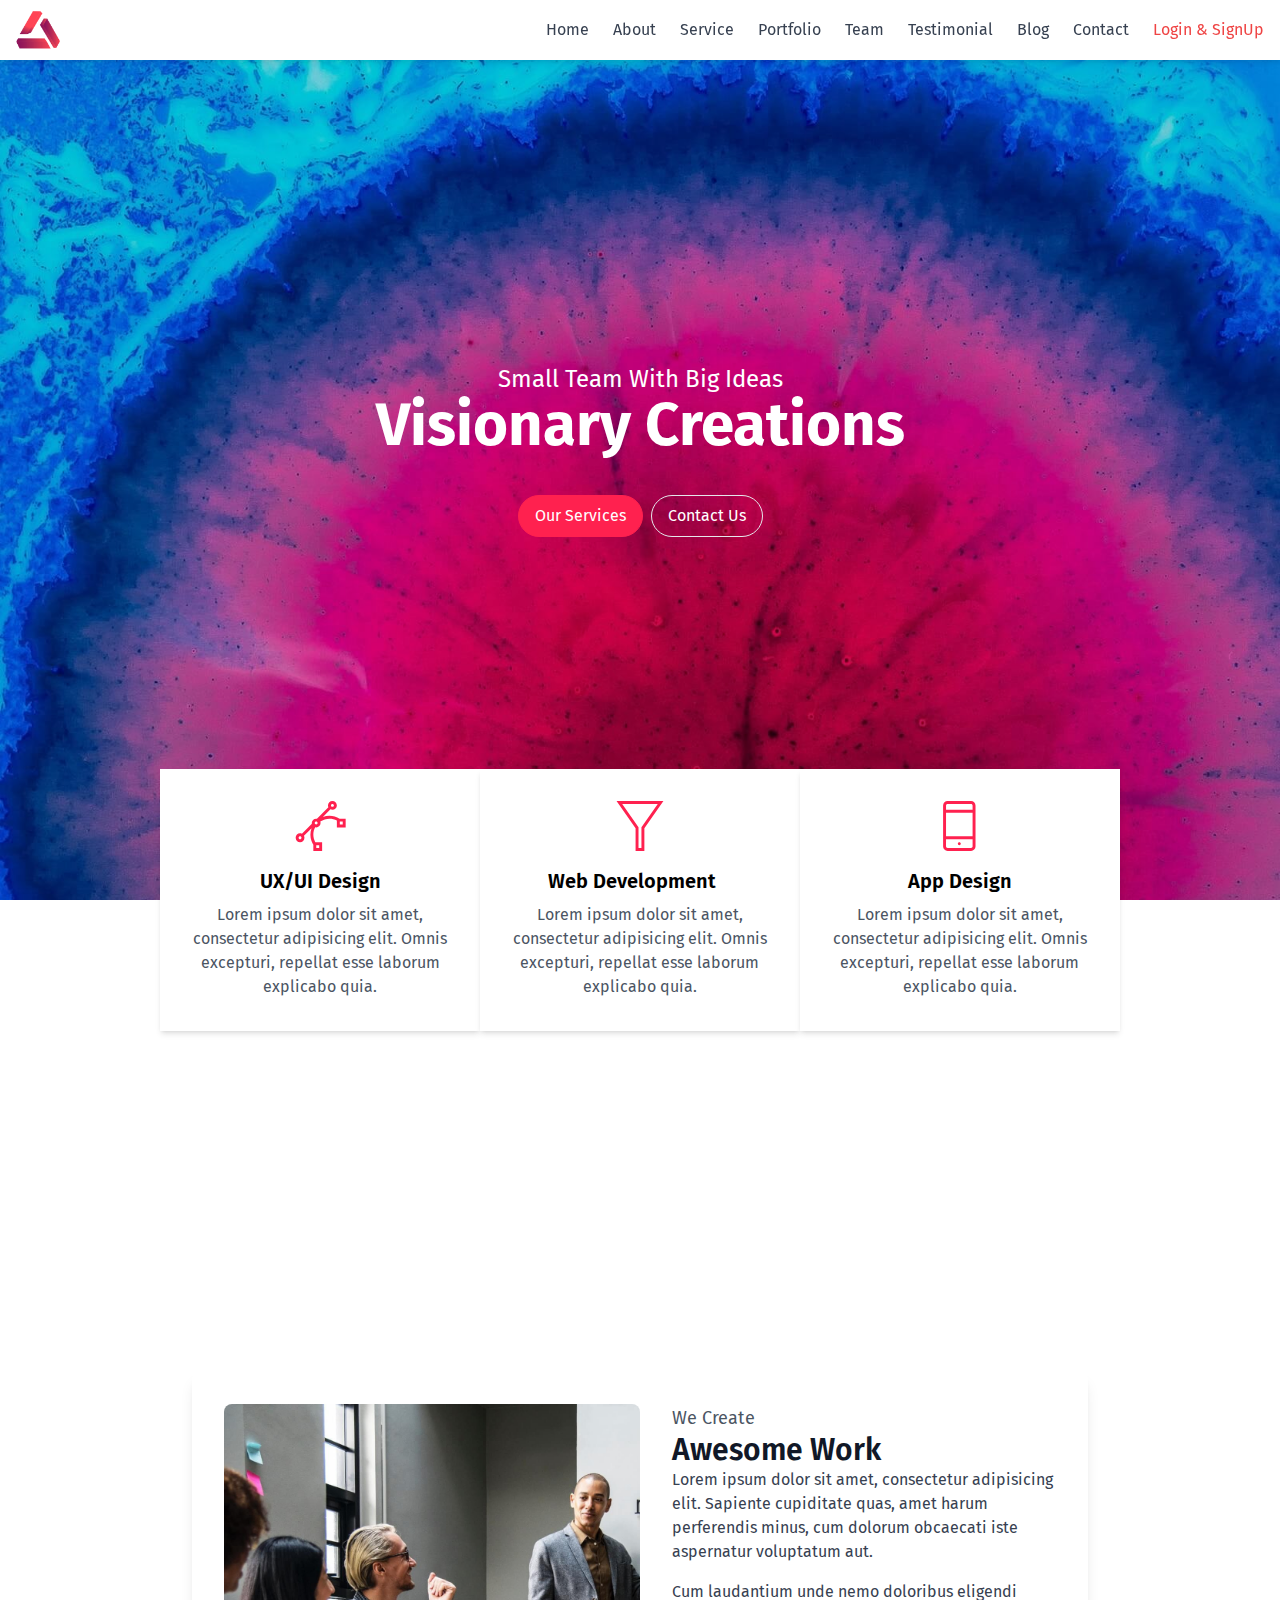
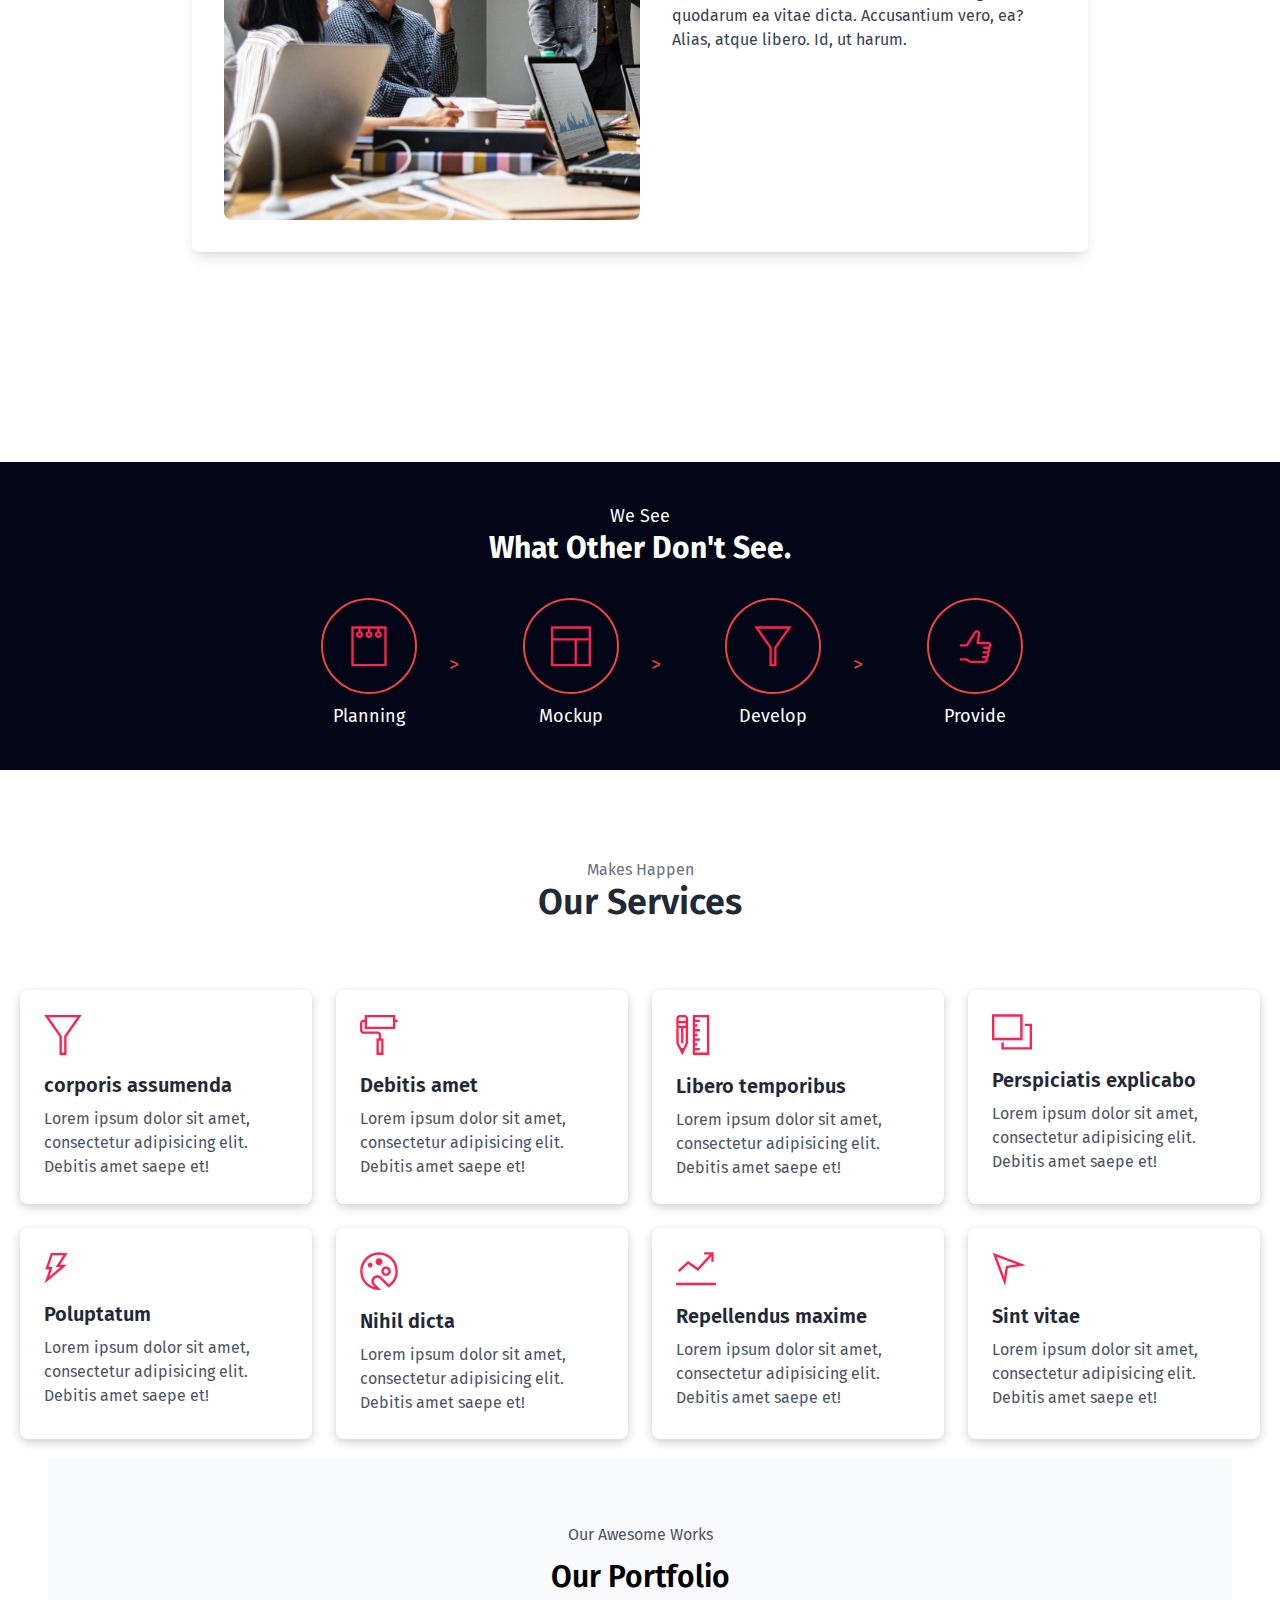
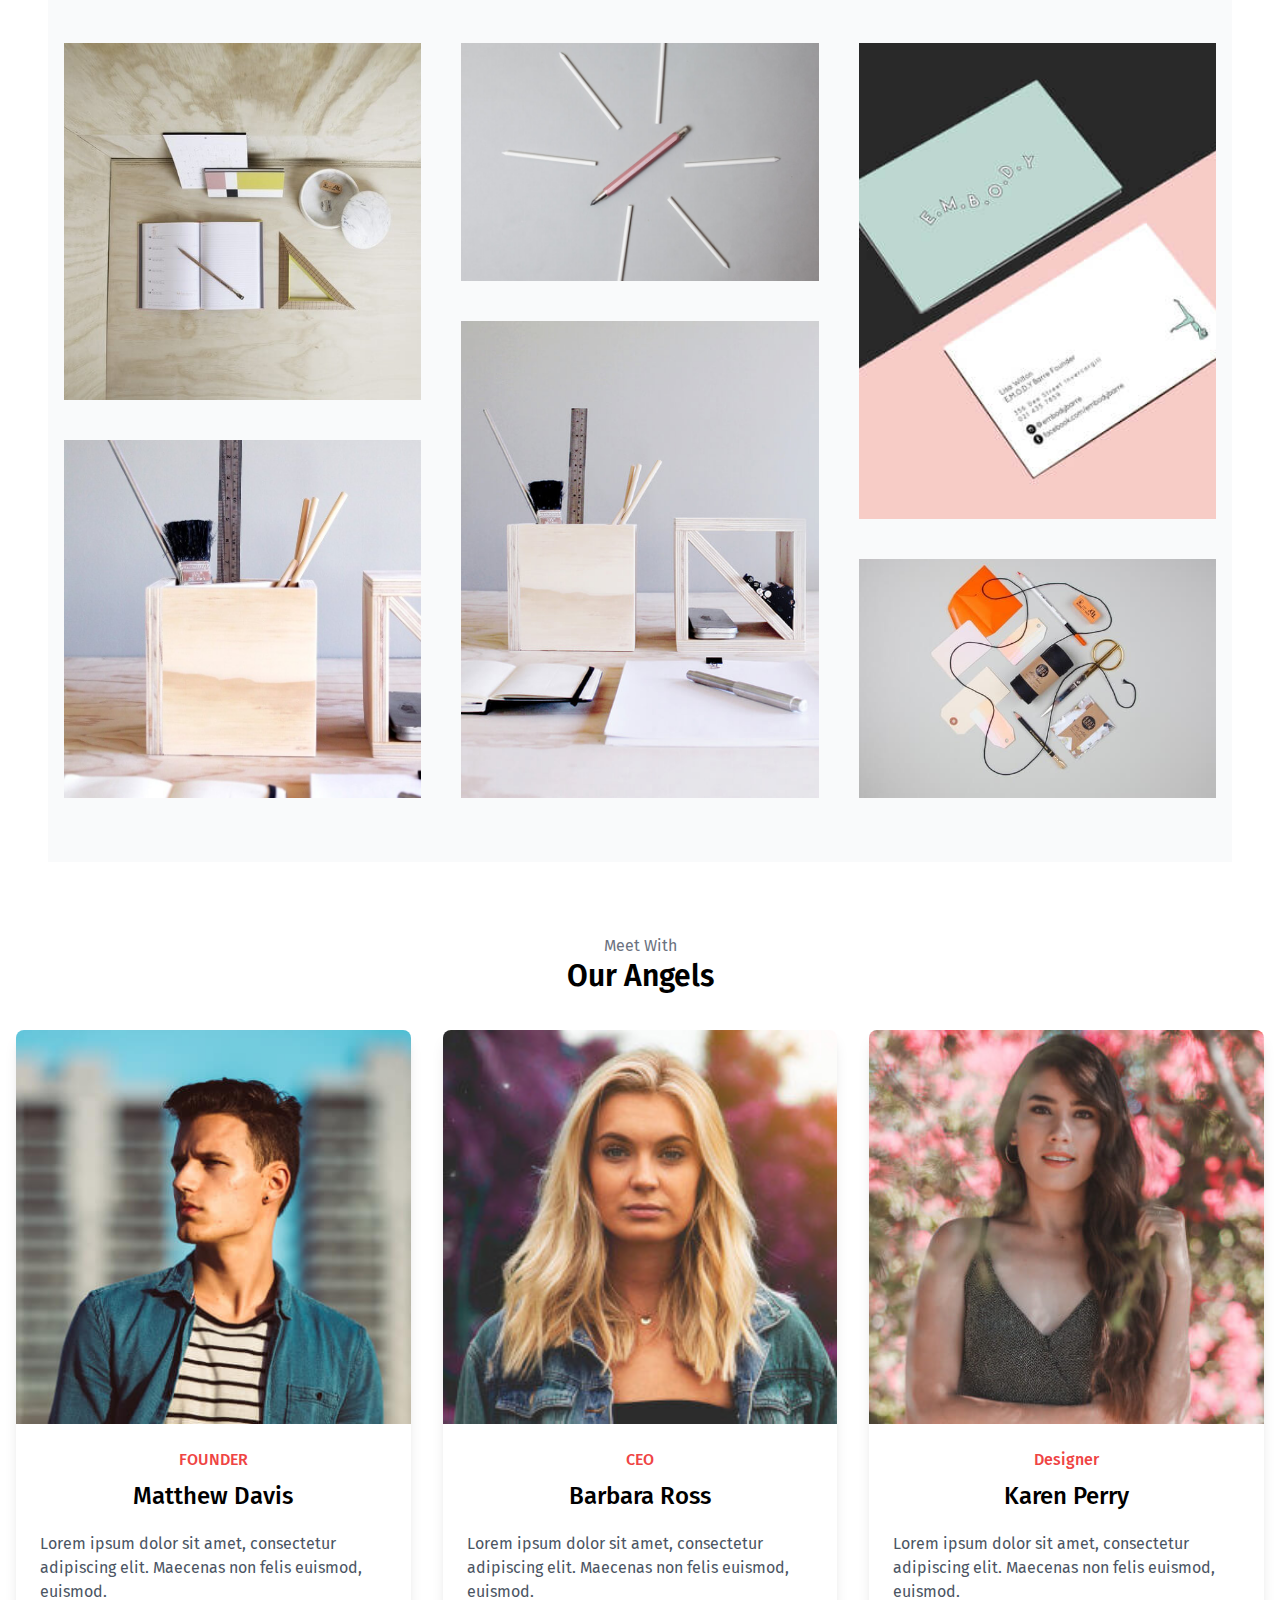
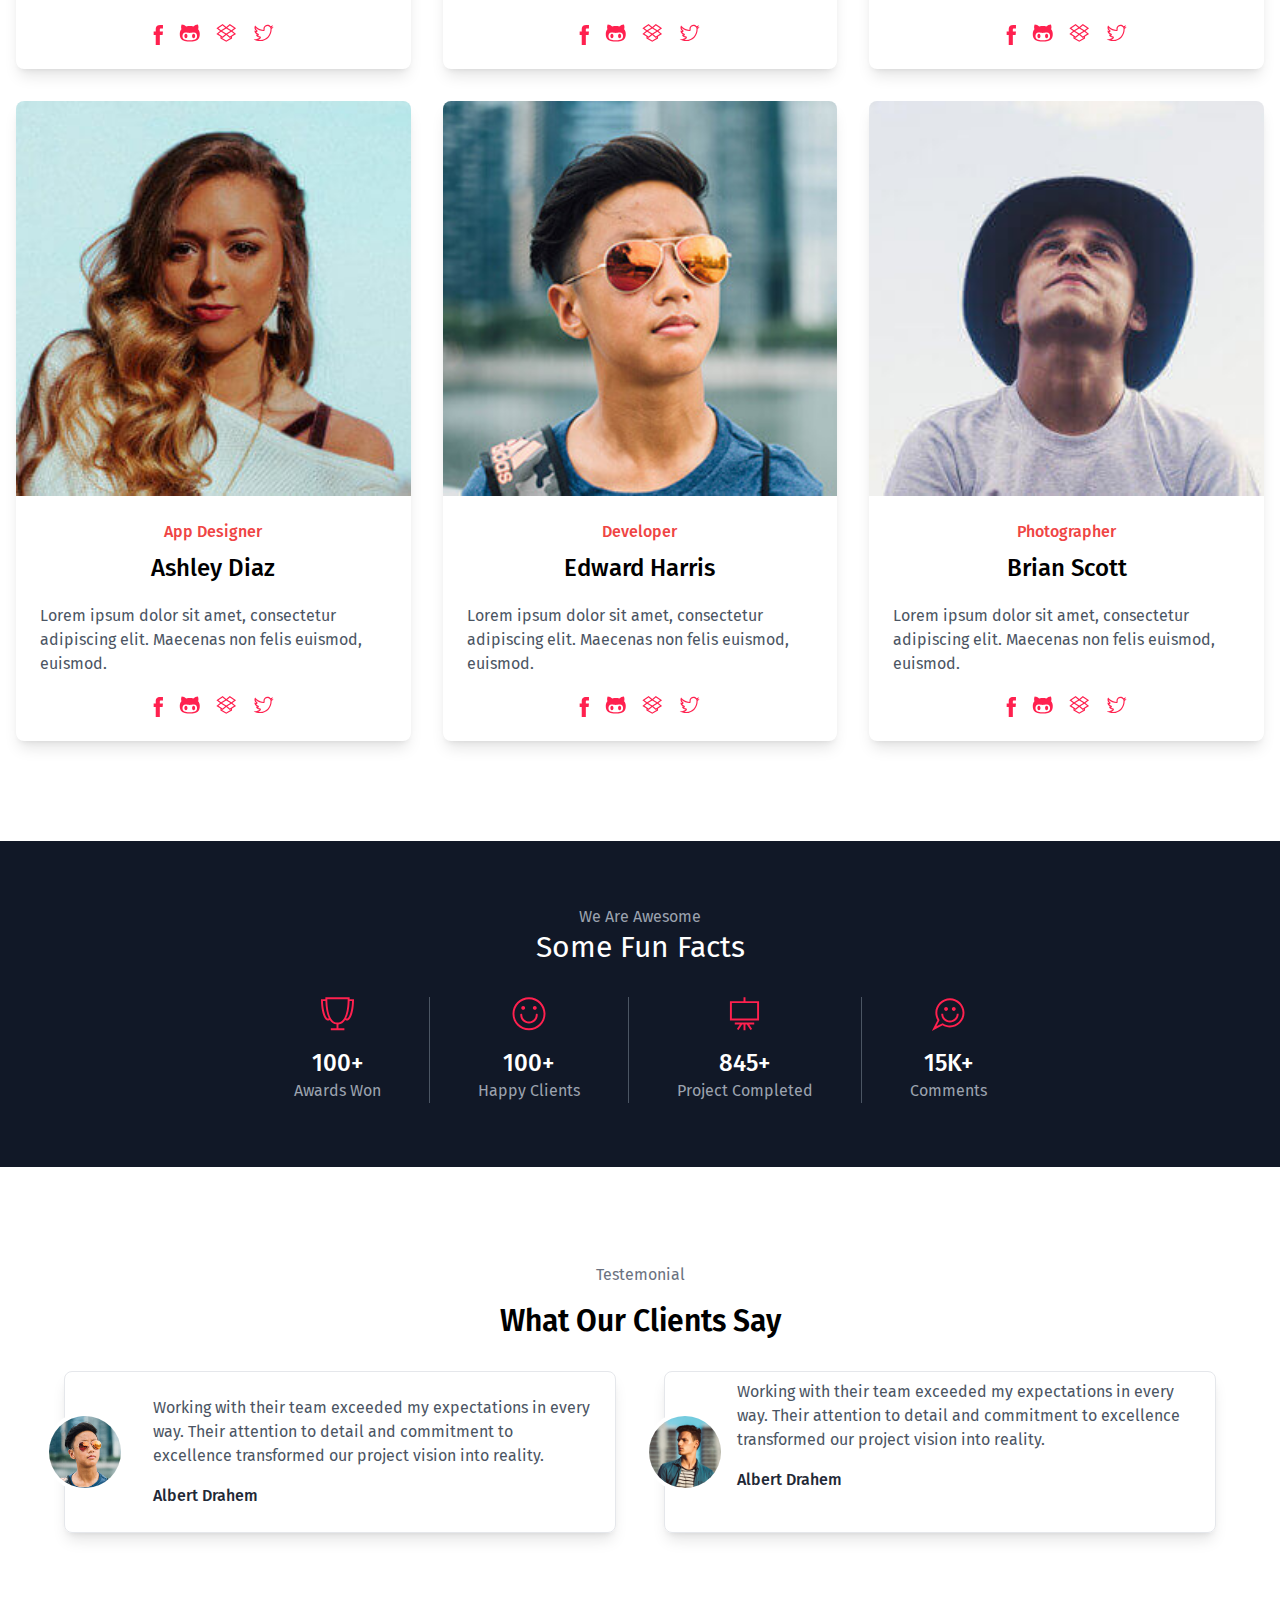
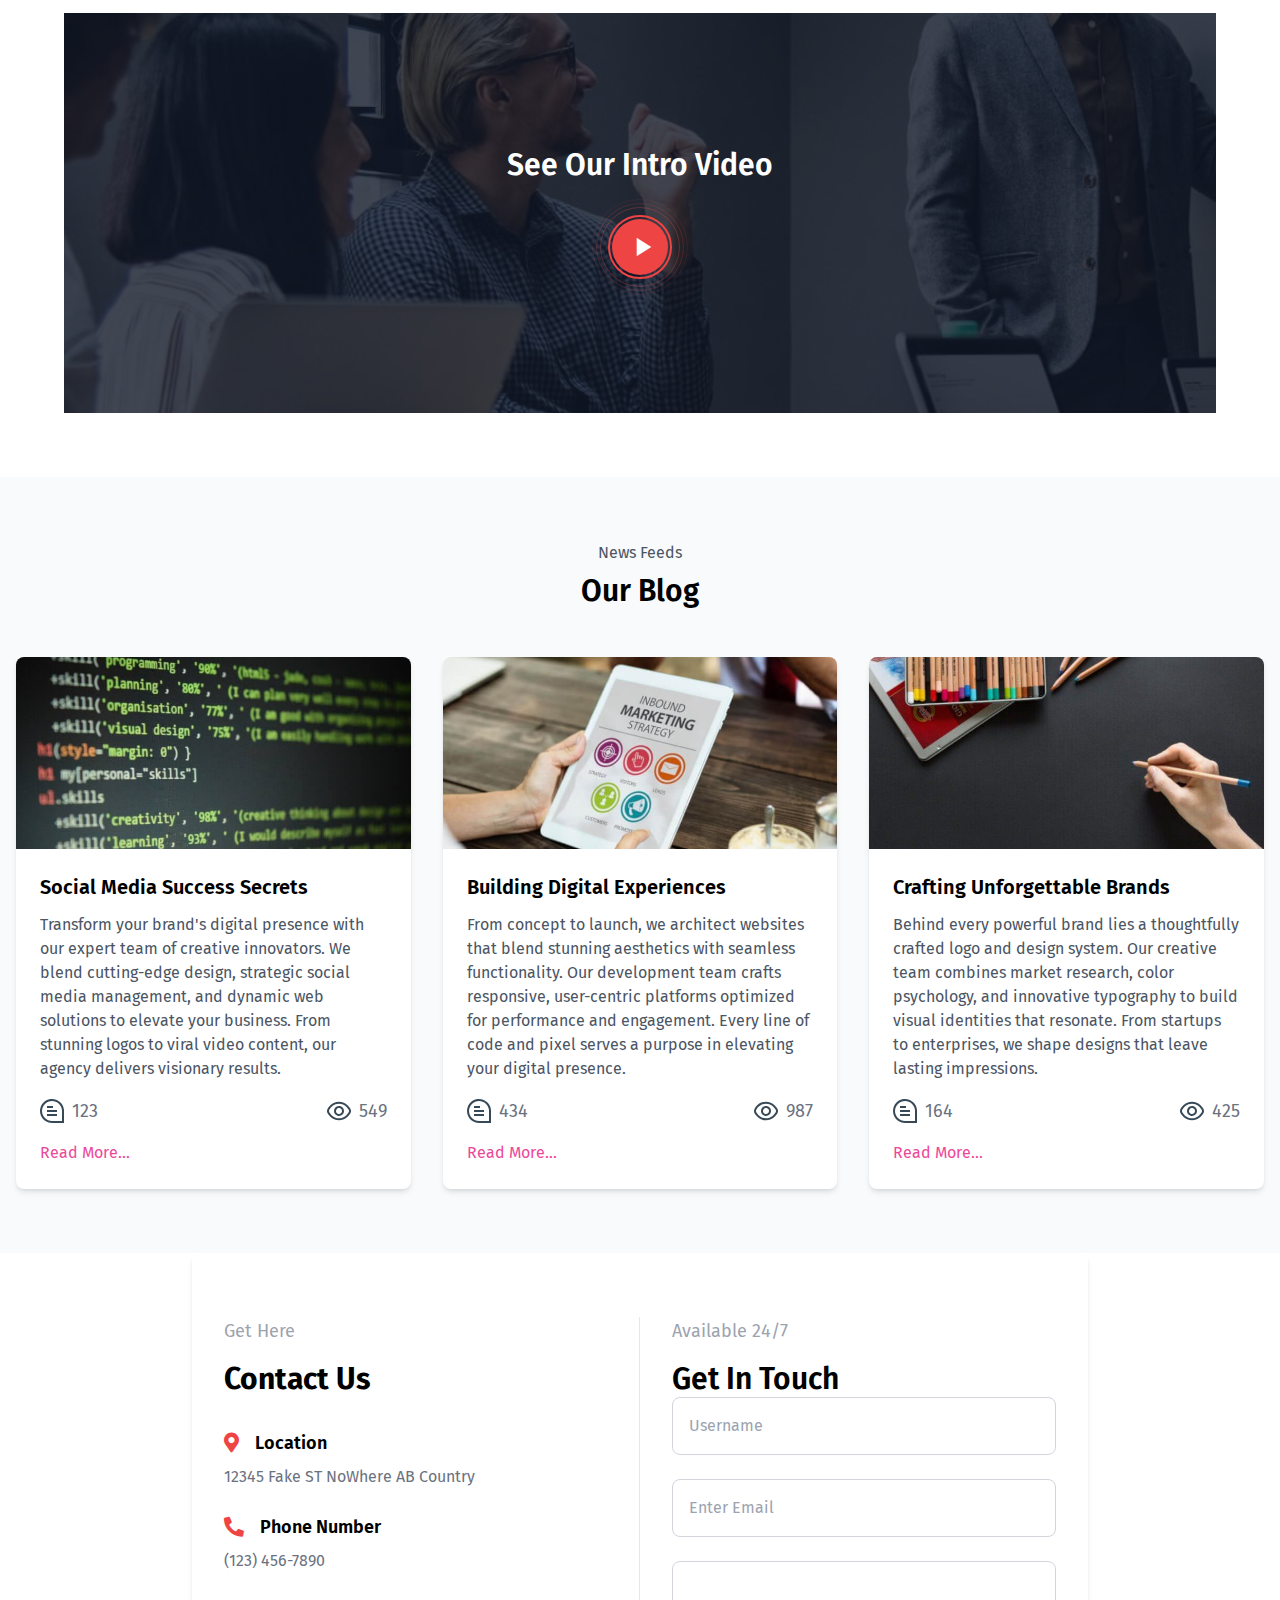
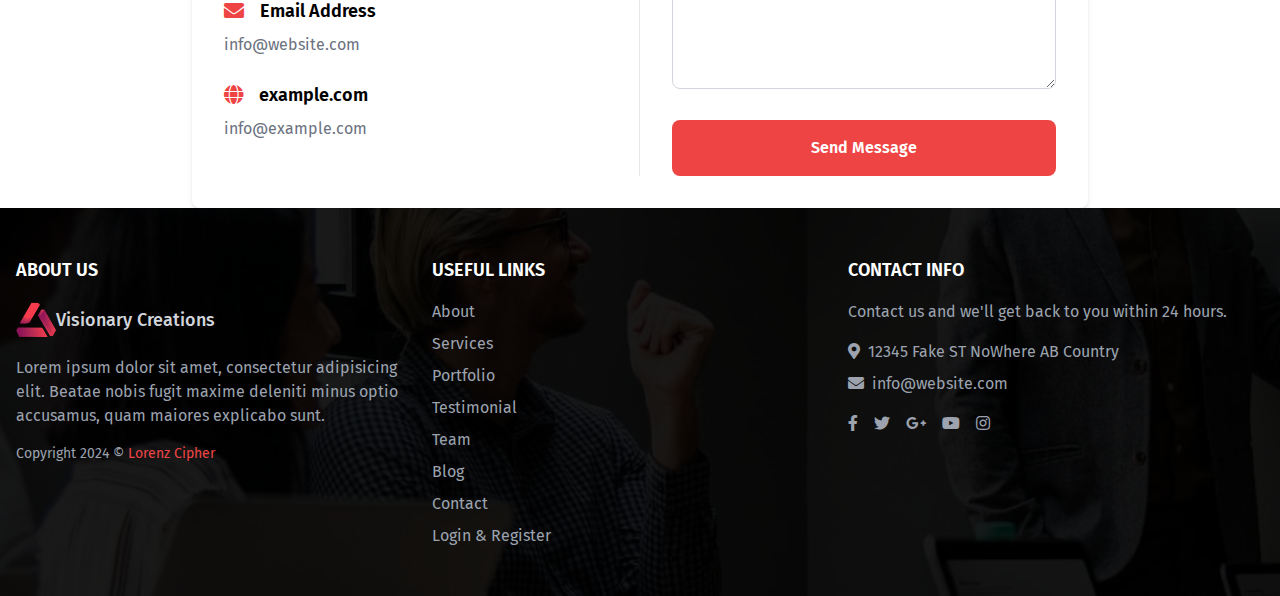
<file: index.html>
<!DOCTYPE html>
<html lang="en">

<head>
    <meta charset="UTF-8">
    <meta name="viewport" content="width=device-width, initial-scale=1.0">
    <title>Home | Visionary Creations</title>
    <script src="tailwind.js"></script>
    <link rel="stylesheet" href="index.css">
    <link rel="stylesheet" href="https://cdnjs.cloudflare.com/ajax/libs/font-awesome/5.15.3/css/all.min.css">
    <script src="./tailwind.js"></script>
</head>

<body class="h-screen bg-white overflow-x-hidden">
    <nav class="items-center justify-between p-4 hidden lg:flex">
        <div class="flex items-center">
            <img alt="Company Logo" class="w-11 h-11" src="./images/logo.png">
        </div>
        <ul class="flex space-x-6 text-gray-700">
            <li>
                <a class="hover:text-gray-900" href="./"> Home </a>
            </li>
            <li>
                <a class="hover:text-gray-900" href="#about"> About </a>
            </li>
            <li>
                <a class="hover:text-gray-900" href="#service"> Service </a>
            </li>
            <li>
                <a class="hover:text-gray-900" href="#portfolio"> Portfolio </a>
            </li>
            <li>
                <a class="hover:text-gray-900" href="#team"> Team </a>
            </li>
            <li>
                <a class="hover:text-gray-900" href="#testimonial"> Testimonial </a>
            </li>
            <li>
                <a class="hover:text-gray-900" href="#blog"> Blog </a>
            </li>
            <li>
                <a class="hover:text-red-700" href="#contact">
                    Contact
                </a>
            </li>
            <li>
                <a class="text-red-500 hover:text-red-700" href="./pages/login.html">
                    Login & SignUp
                </a>
            </li>
        </ul>
    </nav>
    <header class="bg-white text-slate-900 py-1 px-6 flex justify-between items-center lg:hidden">
        <div class="flex items-center">
            <img src="./images/logo.png" class="w-11" alt="">
        </div>
        <button id="menu-button" class="text-2xl focus:outline-none">
            <i class="fas fa-bars"></i>
        </button>
    </header>

    <!-- Sidebar -->
    <div id="sidebar" class="sidebar fixed top-12 right-0 w-64 h-full bg-[#f6f8fc] text-gray-800 pt-6 z-50">
        <div class="flex flex-col">
            <a href="#about" class="link m-0 text-gray-500 h-7 leading-normal font-medium flex items-center p-5">
                <img class="icon" src="./images/icons/svgs/about.svg" alt="">
                About
            </a>
            <a href="#service" class="link m-0 text-gray-500 h-7 leading-normal font-medium flex items-center p-5">
                <img class="icon" src="./images/icons/svgs/services.svg" alt="">
                Services
            </a>
            <a href="#portfolio" class="link m-0 text-gray-500 h-7 leading-normal font-medium flex items-center p-5">
                <img class="icon" src="./images/icons/svgs/portfolio.svg" alt="">
                Portfolio
            </a>
            <a href="#testimonial" class="link m-0 text-gray-500 h-7 leading-normal font-medium flex items-center p-5">
                <img class="icon" src="./images/icons/svgs/testemonial.svg" alt="">
                Testimonial
            </a>
            <a href="#team" class="link m-0 text-gray-500 h-7 leading-normal font-medium flex items-center p-5">
                <img class="icon" src="./images/icons/svgs/team.svg" alt="">
                Team
            </a>
            <a href="#blog" class="link m-0 text-gray-500 h-7 leading-normal font-medium flex items-center p-5">
                <img class="icon" src="./images/icons/svgs/blog.svg" alt="">
                Blog
            </a>
            <a href="#contact" class="link m-0 text-gray-500 h-7 leading-normal font-medium flex items-center p-5">
                <img class="icon" src="./images/icons/svgs/contact.svg" alt="">
                Contact
            </a>
            <a href="./pages/login.html"
                class="link m-0 text-gray-500 h-7 leading-normal font-medium flex items-center p-5">
                <img class="icon" src="./images/icons/svgs/login.svg" alt="">
                Login & SignUp
            </a>
        </div>
    </div>

    <!-- Overlay -->
    <div id="overlay" class="overlay"></div>

    <div class="home flex flex-col justify-center items-center w-full h-screen bg-center bg-no-repeat bg-cover"
        style="background-image: url('./images/header.jpg')">
        <div class="home-content">
            <p class="text-center text-white font-thin text-xl lg:text-2xl">
                Small Team With Big Ideas
            </p>
            <h1 class="text-center text-white font-bold text-3xl lg:text-6xl">
                Visionary Creations
            </h1>
            <div class="container flex justify-center items-center">
                <a href="#service" class="rounded-3xl border py-2 px-4 text-white mt-10 mr-2"
                    style="background: #ff214f; border-color: #ff214f">Our Services</a>
                <a href="#contact" class="rounded-3xl border py-2 px-4 text-white bg-transparent mt-10">Contact Us</a>
            </div>
        </div>
    </div>
    <div class="flex flex-col justify-center items-center w-full">
        <div
            class="flex flex-col justify-center items-center w-full md:flex-row md:-translate-y-1/2 md:w-9/12 md:items-center md:justify-center">
            <div class="bg-white p-8 shadow-md text-center md:w-1/3">
                <div class="text-red-500 text-4xl mb-4 w-full flex justify-center">
                    <img src="./images/icons/svgs/design.svg" alt="">
                </div>
                <h2 class="text-xl font-semibold mb-2">UX/UI Design</h2>
                <p class="text-gray-600">
                    Lorem ipsum dolor sit amet, consectetur adipisicing elit. Omnis
                    excepturi, repellat esse laborum explicabo quia.
                </p>
            </div>
            <div class="bg-white p-8 shadow-md text-center md:w-1/3">
                <div class="text-red-500 text-4xl mb-4 w-full flex justify-center">
                    <img src="./images/icons/svgs/tube.svg" alt="">
                </div>
                <h2 class="text-nowrap text-xl -ml-4 font-semibold mb-2">
                    Web Development
                </h2>
                <p class="text-gray-600">
                    Lorem ipsum dolor sit amet, consectetur adipisicing elit. Omnis
                    excepturi, repellat esse laborum explicabo quia.
                </p>
            </div>
            <div class="bg-white p-8 shadow-md text-center md:w-1/3">
                <div class="text-red-500 text-4xl mb-4 w-full flex justify-center">
                    <img src="./images/icons/svgs/phone.svg" alt="">
                </div>
                <h2 class="text-xl font-semibold mb-2">App Design</h2>
                <p class="text-gray-600">
                    Lorem ipsum dolor sit amet, consectetur adipisicing elit. Omnis
                    excepturi, repellat esse laborum explicabo quia.
                </p>
            </div>
        </div>
        <div class="flex items-center justify-center min-h-screen" id="about">
            <div class="max-w-4xl mx-auto bg-white p-8 rounded-lg shadow-lg flex flex-col md:flex-row">
                <div class="md:w-1/2">
                    <img alt="A group of people having a meeting in a modern office setting" class="rounded-lg w-full"
                        src="./images/about.jpg">
                </div>
                <div class="md:w-1/2 md:pl-8 mt-8 md:mt-0">
                    <h2 class="text-gray-600 text-lg">We Create</h2>
                    <span class="text-3xl font-semibold text-gray-900 mb-4">
                        Awesome Work
                    </span>
                    <p class="text-gray-700 mb-4">
                        Lorem ipsum dolor sit amet, consectetur adipisicing elit. Sapiente
                        cupiditate quas, amet harum perferendis minus, cum dolorum
                        obcaecati iste aspernatur voluptatum aut.
                    </p>
                    <p class="text-gray-700 mb-4">
                        Cum laudantium unde nemo doloribus eligendi quodarum ea vitae
                        dicta. Accusantium vero, ea? Alias, atque libero. Id, ut harum.
                    </p>
                </div>
            </div>
        </div>
        <div class="text-center flex flex-col items-center text-white w-full p-10 bg-slate-950">
            <p class="text-lg">We See</p>
            <h1 class="text-3xl font-bold mb-8">What Other Don't See.</h1>
            <div class="flex flex-col justify-center md:flex-row">
                <div class="rounded-icons text-center md:ml-6 lg:ml-16 m-auto">
                    <div
                        class="w-24 h-24 mx-auto mb-2 flex items-center justify-center border-2 border-red-500 rounded-full">
                        <img src="./images/icons/svgs/planning.svg" alt="">
                    </div>
                    <p class="text-lg">Planning</p>
                </div>
                <div
                    class="after-icon flex justify-center items-center text-[#ef4444] rotate-90 md:rotate-0 lg:rotate-0 text-xl md:pl-8 lg:pl-8">
                    >
                </div>
                <div class="rounded-icons text-center md:ml-6 lg:ml-16 m-auto">
                    <div
                        class="w-24 h-24 mx-auto mb-2 flex items-center justify-center border-2 border-red-500 rounded-full">
                        <img src="./images/icons/svgs/mockup.svg" alt="">
                    </div>
                    <p class="text-lg">Mockup</p>
                </div>
                <div
                    class="after-icon flex justify-center items-center text-[#ef4444] rotate-90 md:rotate-0 lg:rotate-0 text-xl md:pl-8 lg:pl-8">
                    >
                </div>
                <div class="rounded-icons text-center md:ml-6 lg:ml-16 m-auto">
                    <div
                        class="w-24 h-24 mx-auto mb-2 flex items-center justify-center border-2 border-red-500 rounded-full">
                        <img src="./images/icons/svgs/develop.svg" alt="">
                    </div>
                    <p class="text-lg">Develop</p>
                </div>
                <div
                    class="after-icon flex justify-center items-center text-[#ef4444] rotate-90 md:rotate-0 lg:rotate-0 text-xl md:pl-8 lg:pl-8">
                    >
                </div>
                <div class="rounded-icons text-center md:ml-6 lg:ml-16 m-auto">
                    <div
                        class="w-24 h-24 mx-auto mb-2 flex items-center justify-center border-2 border-red-500 rounded-full">
                        <img src="./images/icons/svgs/provide.svg" alt="">
                    </div>
                    <p class="text-lg">Provide</p>
                </div>
            </div>
        </div>
        <section id="service" class="pt-12">
            <div class="text-center mb-12 mt-10">
                <h2 class="text-gray-500">Makes Happen</h2>
                <span class="text-4xl font-semibold text-gray-800">Our Services</span>
            </div>
            <div class="grid grid-cols-1 md:grid-cols-4 gap-6 p-5">
                <div class="bg-white p-6 rounded-lg shadow-[0_3px_10px_rgb(0,0,0,0.2)]">
                    <img class="mb-4" src="./images/icons/svgs/service-1.svg" alt="">
                    <h3 class="text-lg md:text-xl font-semibold text-gray-800 mb-2">
                        corporis assumenda
                    </h3>
                    <p class="text-sm md:text-base text-gray-600">
                        Lorem ipsum dolor sit amet, consectetur adipisicing elit. Debitis
                        amet saepe et!
                    </p>
                </div>
                <div class="bg-white p-6 rounded-lg shadow-[0_3px_10px_rgb(0,0,0,0.2)]">
                    <img class="mb-4" src="./images/icons/svgs/service-2.svg" alt="">
                    <h3 class="text-lg md:text-xl font-semibold text-gray-800 mb-2">
                        Debitis amet
                    </h3>
                    <p class="text-sm md:text-base text-gray-600">
                        Lorem ipsum dolor sit amet, consectetur adipisicing elit. Debitis
                        amet saepe et!
                    </p>
                </div>
                <div class="bg-white p-6 rounded-lg shadow-[0_3px_10px_rgb(0,0,0,0.2)]">
                    <img class="mb-4" src="./images/icons/svgs/service-3.svg" alt="">
                    <h3 class="text-lg md:text-xl font-semibold text-gray-800 mb-2">
                        Libero temporibus
                    </h3>
                    <p class="text-sm md:text-base text-gray-600">
                        Lorem ipsum dolor sit amet, consectetur adipisicing elit. Debitis
                        amet saepe et!
                    </p>
                </div>
                <div class="bg-white p-6 rounded-lg shadow-[0_3px_10px_rgb(0,0,0,0.2)]">
                    <img class="mb-4" src="./images/icons/svgs/service-4.svg" alt="">
                    <h3 class="text-lg md:text-xl font-semibold text-gray-800 mb-2">
                        Perspiciatis explicabo
                    </h3>
                    <p class="text-sm md:text-base text-gray-600">
                        Lorem ipsum dolor sit amet, consectetur adipisicing elit. Debitis
                        amet saepe et!
                    </p>
                </div>
                <div class="bg-white p-6 rounded-lg shadow-[0_3px_10px_rgb(0,0,0,0.2)]">
                    <img class="mb-4" src="./images/icons/svgs/service-5.svg" alt="">
                    <h3 class="text-lg md:text-xl font-semibold text-gray-800 mb-2">
                        Poluptatum
                    </h3>
                    <p class="text-sm md:text-base text-gray-600">
                        Lorem ipsum dolor sit amet, consectetur adipisicing elit. Debitis
                        amet saepe et!
                    </p>
                </div>
                <div class="bg-white p-6 rounded-lg shadow-[0_3px_10px_rgb(0,0,0,0.2)]">
                    <img class="mb-4" src="./images/icons/svgs/service-6.svg" alt="">
                    <h3 class="text-lg md:text-xl font-semibold text-gray-800 mb-2">
                        Nihil dicta
                    </h3>
                    <p class="text-sm md:text-base text-gray-600">
                        Lorem ipsum dolor sit amet, consectetur adipisicing elit. Debitis
                        amet saepe et!
                    </p>
                </div>
                <div class="bg-white p-6 rounded-lg shadow-[0_3px_10px_rgb(0,0,0,0.2)]">
                    <img class="mb-4" src="./images/icons/svgs/service-7.svg" alt="">
                    <h3 class="text-lg md:text-xl font-semibold text-gray-800 mb-2">
                        Repellendus maxime
                    </h3>
                    <p class="text-sm md:text-base text-gray-600">
                        Lorem ipsum dolor sit amet, consectetur adipisicing elit. Debitis
                        amet saepe et!
                    </p>
                </div>
                <div class="bg-white p-6 rounded-lg shadow-[0_3px_10px_rgb(0,0,0,0.2)]">
                    <img class="mb-4" src="./images/icons/svgs/service-8.svg" alt="">
                    <h3 class="text-lg md:text-xl font-semibold text-gray-800 mb-2">
                        Sint vitae
                    </h3>
                    <p class="text-sm md:text-base text-gray-600">
                        Lorem ipsum dolor sit amet, consectetur adipisicing elit. Debitis
                        amet saepe et!
                    </p>
                </div>
            </div>
        </section>
        <section class="py-16 bg-gray-50" id="portfolio">
            <div class="container mx-auto px-4">
                <div class="flex w-full flex-col items-center mb-12">
                    <p class="text-gray-600 mb-3">Our Awesome Works</p>
                    <h2 class="text-3xl font-semibold">Our Portfolio</h2>
                </div>

                <!-- Hidden checkbox controls for each image -->
                <input type="checkbox" class="hidden peer/img1" id="modal-1">
                <input type="checkbox" class="hidden peer/img2" id="modal-2">
                <input type="checkbox" class="hidden peer/img3" id="modal-3">
                <input type="checkbox" class="hidden peer/img4" id="modal-4">
                <input type="checkbox" class="hidden peer/img5" id="modal-5">
                <input type="checkbox" class="hidden peer/img6" id="modal-6">

                <!-- Main Grid -->
                <div class="grid grid-cols-1 sm:grid-cols-1 md:grid-cols-3 lg:grid-cols-3 gap-10 max-w-6xl mx-auto">
                    <!-- Left Column -->
                    <div class="space-y-10">
                        <!-- First Image -->
                        <div class="relative group">
                            <img src="./images/folio-1.jpg" alt="Stationery layout"
                                class="w-full aspect-[3/3] object-cover transition duration-300 ease-in-out">
                            <!-- Hover Overlay -->
                            <div
                                class="absolute inset-0 bg-pink-500 bg-opacity-75 opacity-0 group-hover:opacity-100 transition-opacity duration-300 flex items-center justify-center">
                                <div class="flex gap-4">
                                    <!-- Search Button -->
                                    <label for="modal-1"
                                        class="p-3 bg-white rounded-full hover:bg-gray-100 transition-colors cursor-pointer">
                                        <svg class="w-5 h-5" fill="none" stroke="currentColor" viewBox="0 0 24 24">
                                            <path stroke-linecap="round" stroke-linejoin="round" stroke-width="2"
                                                d="M21 21l-6-6m2-5a7 7 0 11-14 0 7 7 0 0114 0z">
                                            </path>
                                        </svg>
                                    </label>
                                    <!-- Link Button -->
                                    <button
                                        class="p-3 bg-transparent border border-black rounded-full hover:bg-gray-100 transition-colors">
                                        <svg class="w-5 h-5" fill="none" stroke="currentColor" viewBox="0 0 24 24">
                                            <path stroke-linecap="round" stroke-linejoin="round" stroke-width="2"
                                                d="M13.828 10.172a4 4 0 00-5.656 0l-4 4a4 4 0 105.656 5.656l1.102-1.101m-.758-4.899a4 4 0 005.656 0l4-4a4 4 0 00-5.656-5.656l-1.1 1.1">
                                            </path>
                                        </svg>
                                    </button>
                                </div>
                            </div>
                        </div>

                        <!-- Second Image -->
                        <div class="relative group">
                            <img src="./images/folio-4.jpg" alt="Minimal clock design"
                                class="w-full aspect-[3/3] object-cover transition duration-300 ease-in-out">
                            <div
                                class="absolute inset-0 bg-pink-500 bg-opacity-75 opacity-0 group-hover:opacity-100 transition-opacity duration-300 flex items-center justify-center">
                                <div class="flex gap-4">
                                    <label for="modal-2"
                                        class="p-3 bg-white rounded-full hover:bg-gray-100 transition-colors cursor-pointer">
                                        <svg class="w-5 h-5" fill="none" stroke="currentColor" viewBox="0 0 24 24">
                                            <path stroke-linecap="round" stroke-linejoin="round" stroke-width="2"
                                                d="M21 21l-6-6m2-5a7 7 0 11-14 0 7 7 0 0114 0z">
                                            </path>
                                        </svg>
                                    </label>
                                    <button
                                        class="p-3 bg-transparent border border-black rounded-full hover:bg-gray-100 transition-colors">
                                        <svg class="w-5 h-5" fill="none" stroke="currentColor" viewBox="0 0 24 24">
                                            <path stroke-linecap="round" stroke-linejoin="round" stroke-width="2"
                                                d="M13.828 10.172a4 4 0 00-5.656 0l-4 4a4 4 0 105.656 5.656l1.102-1.101m-.758-4.899a4 4 0 005.656 0l4-4a4 4 0 00-5.656-5.656l-1.1 1.1">
                                            </path>
                                        </svg>
                                    </button>
                                </div>
                            </div>
                        </div>
                    </div>

                    <!-- Middle Column -->
                    <div class="space-y-10">
                        <div class="relative group">
                            <img src="./images/folio-2.jpg" alt="Business cards"
                                class="w-full aspect-[3/2] object-cover">
                            <div
                                class="absolute inset-0 bg-pink-500 bg-opacity-75 opacity-0 group-hover:opacity-100 transition-opacity duration-300 flex items-center justify-center">
                                <div class="flex gap-4">
                                    <label for="modal-3"
                                        class="p-3 bg-white rounded-full hover:bg-gray-100 transition-colors cursor-pointer">
                                        <svg class="w-5 h-5" fill="none" stroke="currentColor" viewBox="0 0 24 24">
                                            <path stroke-linecap="round" stroke-linejoin="round" stroke-width="2"
                                                d="M21 21l-6-6m2-5a7 7 0 11-14 0 7 7 0 0114 0z">
                                            </path>
                                        </svg>
                                    </label>
                                    <button
                                        class="p-3 bg-transparent border border-black rounded-full hover:bg-gray-100 transition-colors">
                                        <svg class="w-5 h-5" fill="none" stroke="currentColor" viewBox="0 0 24 24">
                                            <path stroke-linecap="round" stroke-linejoin="round" stroke-width="2"
                                                d="M13.828 10.172a4 4 0 00-5.656 0l-4 4a4 4 0 105.656 5.656l1.102-1.101m-.758-4.899a4 4 0 005.656 0l4-4a4 4 0 00-5.656-5.656l-1.1 1.1">
                                            </path>
                                        </svg>
                                    </button>
                                </div>
                            </div>
                        </div>

                        <div class="relative group">
                            <img src="./images/folio-5.jpg" alt="Wooden desk organizer"
                                class="w-full aspect-[3/4] object-cover">
                            <div
                                class="absolute inset-0 bg-pink-500 bg-opacity-75 opacity-0 group-hover:opacity-100 transition-opacity duration-300 flex items-center justify-center">
                                <div class="flex gap-4">
                                    <label for="modal-4"
                                        class="p-3 bg-white rounded-full hover:bg-gray-100 transition-colors cursor-pointer">
                                        <svg class="w-5 h-5" fill="none" stroke="currentColor" viewBox="0 0 24 24">
                                            <path stroke-linecap="round" stroke-linejoin="round" stroke-width="2"
                                                d="M21 21l-6-6m2-5a7 7 0 11-14 0 7 7 0 0114 0z">
                                            </path>
                                        </svg>
                                    </label>
                                    <button
                                        class="p-3 bg-transparent border border-black rounded-full hover:bg-gray-100 transition-colors">
                                        <svg class="w-5 h-5" fill="none" stroke="currentColor" viewBox="0 0 24 24">
                                            <path stroke-linecap="round" stroke-linejoin="round" stroke-width="2"
                                                d="M13.828 10.172a4 4 0 00-5.656 0l-4 4a4 4 0 105.656 5.656l1.102-1.101m-.758-4.899a4 4 0 005.656 0l4-4a4 4 0 00-5.656-5.656l-1.1 1.1">
                                            </path>
                                        </svg>
                                    </button>
                                </div>
                            </div>
                        </div>
                    </div>

                    <!-- Right Column -->
                    <div class="space-y-10">
                        <div class="relative group">
                            <img src="./images/folio-3.jpg" alt="White desk organizer"
                                class="w-full aspect-[3/4] object-cover">
                            <div
                                class="absolute inset-0 bg-pink-500 bg-opacity-75 opacity-0 group-hover:opacity-100 transition-opacity duration-300 flex items-center justify-center">
                                <div class="flex gap-4">
                                    <label for="modal-5"
                                        class="p-3 bg-white rounded-full hover:bg-gray-100 transition-colors cursor-pointer">
                                        <svg class="w-5 h-5" fill="none" stroke="currentColor" viewBox="0 0 24 24">
                                            <path stroke-linecap="round" stroke-linejoin="round" stroke-width="2"
                                                d="M21 21l-6-6m2-5a7 7 0 11-14 0 7 7 0 0114 0z">
                                            </path>
                                        </svg>
                                    </label>
                                    <button
                                        class="p-3 bg-transparent border border-black rounded-full hover:bg-gray-100 transition-colors">
                                        <svg class="w-5 h-5" fill="none" stroke="currentColor" viewBox="0 0 24 24">
                                            <path stroke-linecap="round" stroke-linejoin="round" stroke-width="2"
                                                d="M13.828 10.172a4 4 0 00-5.656 0l-4 4a4 4 0 105.656 5.656l1.102-1.101m-.758-4.899a4 4 0 005.656 0l4-4a4 4 0 00-5.656-5.656l-1.1 1.1">
                                            </path>
                                        </svg>
                                    </button>
                                </div>
                            </div>
                        </div>

                        <div class="relative group">
                            <img src="./images/folio-6.jpg" alt="Orange and white office supplies"
                                class="w-full aspect-[3/2] object-cover">
                            <div
                                class="absolute inset-0 bg-pink-500 bg-opacity-75 opacity-0 group-hover:opacity-100 transition-opacity duration-300 flex items-center justify-center">
                                <div class="flex gap-4">
                                    <label for="modal-6"
                                        class="p-3 bg-white rounded-full hover:bg-gray-100 transition-colors cursor-pointer">
                                        <svg class="w-5 h-5" fill="none" stroke="currentColor" viewBox="0 0 24 24">
                                            <path stroke-linecap="round" stroke-linejoin="round" stroke-width="2"
                                                d="M21 21l-6-6m2-5a7 7 0 11-14 0 7 7 0 0114 0z">
                                            </path>
                                        </svg>
                                    </label>
                                    <button
                                        class="p-3 bg-transparent border border-black rounded-full hover:bg-gray-100 transition-colors">
                                        <svg class="w-5 h-5" fill="none" stroke="currentColor" viewBox="0 0 24 24">
                                            <path stroke-linecap="round" stroke-linejoin="round" stroke-width="2"
                                                d="M13.828 10.172a4 4 0 00-5.656 0l-4 4a4 4 0 105.656 5.656l1.102-1.101m-.758-4.899a4 4 0 005.656 0l4-4a4 4 0 00-5.656-5.656l-1.1 1.1">
                                            </path>
                                        </svg>
                                    </button>
                                </div>
                            </div>
                        </div>
                    </div>
                </div>

                <!-- Modal for Image 1 -->
                <div class="fixed inset-0 z-50 items-center justify-center hidden peer-checked/img1:flex">
                    <label for="modal-1" class="absolute inset-0 bg-black/80 cursor-pointer"></label>
                    <div class="relative z-10 max-w-4xl mx-4">
                        <label for="modal-1"
                            class="absolute -top-10 right-0 text-white hover:text-pink-500 transition-colors cursor-pointer">
                            <svg xmlns="http://www.w3.org/2000/svg" class="h-8 w-8" fill="none" viewBox="0 0 24 24"
                                stroke="currentColor">
                                <path stroke-linecap="round" stroke-linejoin="round" stroke-width="2"
                                    d="M6 18L18 6M6 6l12 12">
                                </path>
                            </svg>
                        </label>
                        <img src="./images/folio-1.jpg" alt="Stationery layout" class="max-h-[80vh] w-auto">
                    </div>
                </div>

                <!-- Modal for Image 2 -->
                <div class="fixed inset-0 z-50 items-center justify-center hidden peer-checked/img2:flex">
                    <label for="modal-2" class="absolute inset-0 bg-black/80 cursor-pointer"></label>
                    <div class="relative z-10 max-w-4xl mx-4">
                        <label for="modal-2"
                            class="absolute -top-10 right-0 text-white hover:text-pink-500 transition-colors cursor-pointer">
                            <svg xmlns="http://www.w3.org/2000/svg" class="h-8 w-8" fill="none" viewBox="0 0 24 24"
                                stroke="currentColor">
                                <path stroke-linecap="round" stroke-linejoin="round" stroke-width="2"
                                    d="M6 18L18 6M6 6l12 12">
                                </path>
                            </svg>
                        </label>
                        <img src="./images/folio-4.jpg" alt="Minimal clock design" class="max-h-[80vh] w-auto">
                    </div>
                </div>
                <!-- Modal for Image 3 (Completing the cut-off part) -->
                <div class="fixed inset-0 z-50 items-center justify-center hidden peer-checked/img3:flex">
                    <label for="modal-3" class="absolute inset-0 bg-black/80 cursor-pointer"></label>
                    <div class="relative z-10 max-w-4xl mx-4">
                        <label for="modal-3"
                            class="absolute -top-10 right-0 text-white hover:text-pink-500 transition-colors cursor-pointer">
                            <svg xmlns="http://www.w3.org/2000/svg" class="h-8 w-8" fill="none" viewBox="0 0 24 24"
                                stroke="currentColor">
                                <path stroke-linecap="round" stroke-linejoin="round" stroke-width="2"
                                    d="M6 18L18 6M6 6l12 12">
                                </path>
                            </svg>
                        </label>
                        <img src="./images/folio-2.jpg" alt="Business cards" class="max-h-[80vh] w-auto">
                    </div>
                </div>

                <!-- Modal for Image 4 -->
                <div class="fixed inset-0 z-50 items-center justify-center hidden peer-checked/img4:flex">
                    <label for="modal-4" class="absolute inset-0 bg-black/80 cursor-pointer"></label>
                    <div class="relative z-10 max-w-4xl mx-4">
                        <label for="modal-4"
                            class="absolute -top-10 right-0 text-white hover:text-pink-500 transition-colors cursor-pointer">
                            <svg xmlns="http://www.w3.org/2000/svg" class="h-8 w-8" fill="none" viewBox="0 0 24 24"
                                stroke="currentColor">
                                <path stroke-linecap="round" stroke-linejoin="round" stroke-width="2"
                                    d="M6 18L18 6M6 6l12 12">
                                </path>
                            </svg>
                        </label>
                        <img src="./images/folio-5.jpg" alt="Wooden desk organizer" class="max-h-[80vh] w-auto">
                    </div>
                </div>

                <!-- Modal for Image 5 -->
                <div class="fixed inset-0 z-50 items-center justify-center hidden peer-checked/img5:flex">
                    <label for="modal-5" class="absolute inset-0 bg-black/80 cursor-pointer"></label>
                    <div class="relative z-10 max-w-4xl mx-4">
                        <label for="modal-5"
                            class="absolute -top-10 right-0 text-white hover:text-pink-500 transition-colors cursor-pointer">
                            <svg xmlns="http://www.w3.org/2000/svg" class="h-8 w-8" fill="none" viewBox="0 0 24 24"
                                stroke="currentColor">
                                <path stroke-linecap="round" stroke-linejoin="round" stroke-width="2"
                                    d="M6 18L18 6M6 6l12 12">
                                </path>
                            </svg>
                        </label>
                        <img src="./images/folio-3.jpg" alt="White desk organizer" class="max-h-[80vh] w-auto">
                    </div>
                </div>

                <!-- Modal for Image 6 -->
                <div class="fixed inset-0 z-50 items-center justify-center hidden peer-checked/img6:flex">
                    <label for="modal-6" class="absolute inset-0 bg-black/80 cursor-pointer"></label>
                    <div class="relative z-10 max-w-4xl mx-4">
                        <label for="modal-6"
                            class="absolute -top-10 right-0 text-white hover:text-pink-500 transition-colors cursor-pointer">
                            <svg xmlns="http://www.w3.org/2000/svg" class="h-8 w-8" fill="none" viewBox="0 0 24 24"
                                stroke="currentColor">
                                <path stroke-linecap="round" stroke-linejoin="round" stroke-width="2"
                                    d="M6 18L18 6M6 6l12 12">
                                </path>
                            </svg>
                        </label>
                        <img src="./images/folio-6.jpg" alt="Orange and white office supplies"
                            class="max-h-[80vh] w-auto">
                    </div>
                </div>
            </div>
        </section>
        <section class="container mx-auto px-4 py-9" id="team">
            <div class="text-center py-9">
                <h2 class="text-gray-500">Meet With</h2>
                <span class="text-3xl font-semibold">Our Angels</span>
            </div>
            <div class="grid grid-cols-1 md:grid-cols-2 lg:grid-cols-3 gap-8">
                <!-- Card 1 -->
                <div class="bg-white rounded-lg shadow-lg overflow-hidden">
                    <img alt="Portrait of Matthew Davis" class="w-full object-cover" height="400"
                        src="./images/avatar-6.jpg">
                    <div class="p-6">
                        <h3 class="text-red-500 font-medium text-center">FOUNDER</h3>
                        <h2 class="text-2xl font-medium mt-2 text-center">
                            Matthew Davis
                        </h2>
                        <p class="text-gray-600 my-5">
                            Lorem ipsum dolor sit amet, consectetur adipiscing elit.
                            Maecenas non felis euismod, euismod.
                        </p>
                        <div class="flex justify-center mt-4">
                            <a class="text-red-500 mx-2" href="#">
                                <img src="./images/icons/svgs/facebook.svg" alt="">
                            </a>
                            <a class="text-red-500 mx-2" href="#">
                                <img src="./images/icons/svgs/github.svg" alt="">
                            </a>
                            <a href="#" class="text-red-500 mx-2">
                                <img src="./images/icons/svgs/droptobox.svg" alt="">
                            </a>
                            <a class="text-red-500 mx-2" href="#">
                                <img src="./images/icons/svgs/twitter.svg" alt="">
                            </a>
                        </div>
                    </div>
                </div>
                <!-- Card 2 -->
                <div class="bg-white rounded-lg shadow-lg overflow-hidden">
                    <img alt="Portrait of Barbara Ross" class="w-full object-cover" height="400"
                        src="./images/avatar-1.jpg">
                    <div class="p-6">
                        <h3 class="text-red-500 font-medium text-center">CEO</h3>
                        <h2 class="text-2xl font-medium mt-2 text-center">
                            Barbara Ross
                        </h2>
                        <p class="text-gray-600 my-5">
                            Lorem ipsum dolor sit amet, consectetur adipiscing elit.
                            Maecenas non felis euismod, euismod.
                        </p>
                        <div class="flex justify-center mt-4">
                            <a class="text-red-500 mx-2" href="https://fb.com">
                                <img src="./images/icons/svgs/facebook.svg" alt="">
                            </a>
                            <a class="text-red-500 mx-2" href="https://github.com">
                                <img src="./images/icons/svgs/github.svg" alt="">
                            </a>
                            <a href="https://dropbox.com" class="text-red-500 mx-2">
                                <img src="./images/icons/svgs/droptobox.svg" alt="">
                            </a>
                            <a class="text-red-500 mx-2" href="https://twitter.com">
                                <img src="./images/icons/svgs/twitter.svg" alt="">
                            </a>
                        </div>
                    </div>
                </div>
                <!-- Card 3 -->
                <div class="bg-white rounded-lg shadow-lg overflow-hidden">
                    <img alt="Portrait of Karen Perry" class="w-full object-cover" height="400"
                        src="./images/avatar-3.jpg">
                    <div class="p-6">
                        <h3 class="text-red-500 font-medium text-center">Designer</h3>
                        <h2 class="text-2xl font-medium mt-2 text-center">Karen Perry</h2>
                        <p class="text-gray-600 my-5">
                            Lorem ipsum dolor sit amet, consectetur adipiscing elit.
                            Maecenas non felis euismod, euismod.
                        </p>
                        <div class="flex justify-center mt-4">
                            <a class="text-red-500 mx-2" href="#">
                                <img src="./images/icons/svgs/facebook.svg" alt="">
                            </a>
                            <a class="text-red-500 mx-2" href="#">
                                <img src="./images/icons/svgs/github.svg" alt="">
                            </a>
                            <a href="#" class="text-red-500 mx-2">
                                <img src="./images/icons/svgs/droptobox.svg" alt="">
                            </a>
                            <a class="text-red-500 mx-2" href="#">
                                <img src="./images/icons/svgs/twitter.svg" alt="">
                            </a>
                        </div>
                    </div>
                </div>
                <!-- Card 4 -->
                <div class="bg-white rounded-lg shadow-lg overflow-hidden">
                    <img alt="Portrait of Ashley Diaz" class="w-full object-cover" height="400"
                        src="./images/avatar-2.jpg">
                    <div class="p-6">
                        <h3 class="text-red-500 font-medium text-center">App Designer</h3>
                        <h2 class="text-2xl font-medium mt-2 text-center">Ashley Diaz</h2>
                        <p class="text-gray-600 my-5">
                            Lorem ipsum dolor sit amet, consectetur adipiscing elit.
                            Maecenas non felis euismod, euismod.
                        </p>
                        <div class="flex justify-center mt-4">
                            <a class="text-red-500 mx-2" href="#">
                                <img src="./images/icons/svgs/facebook.svg" alt="">
                            </a>
                            <a class="text-red-500 mx-2" href="#">
                                <img src="./images/icons/svgs/github.svg" alt="">
                            </a>
                            <a href="#" class="text-red-500 mx-2">
                                <img src="./images/icons/svgs/droptobox.svg" alt="">
                            </a>
                            <a class="text-red-500 mx-2" href="#">
                                <img src="./images/icons/svgs/twitter.svg" alt="">
                            </a>
                        </div>
                    </div>
                </div>
                <!-- Card 5 -->
                <div class="bg-white rounded-lg shadow-lg overflow-hidden">
                    <img alt="Portrait of Edward Harris" class="w-full object-cover" height="400"
                        src="./images/avatar-5.jpg">
                    <div class="p-6">
                        <h3 class="text-red-500 font-medium text-center">Developer</h3>
                        <h2 class="text-2xl font-medium mt-2 text-center">
                            Edward Harris
                        </h2>
                        <p class="text-gray-600 my-5">
                            Lorem ipsum dolor sit amet, consectetur adipiscing elit.
                            Maecenas non felis euismod, euismod.
                        </p>
                        <div class="flex justify-center mt-4">
                            <a class="text-red-500 mx-2" href="#">
                                <img src="./images/icons/svgs/facebook.svg" alt="">
                            </a>
                            <a class="text-red-500 mx-2" href="#">
                                <img src="./images/icons/svgs/github.svg" alt="">
                            </a>
                            <a href="#" class="text-red-500 mx-2">
                                <img src="./images/icons/svgs/droptobox.svg" alt="">
                            </a>
                            <a class="text-red-500 mx-2" href="#">
                                <img src="./images/icons/svgs/twitter.svg" alt="">
                            </a>
                        </div>
                    </div>
                </div>
                <!-- Card 6 -->
                <div class="bg-white rounded-lg shadow-lg overflow-hidden">
                    <img alt="Portrait of Brian Scott" class="w-full object-cover" height="400"
                        src="./images/avatar-4.jpg">
                    <div class="p-6">
                        <h3 class="text-red-500 font-medium text-center">Photographer</h3>
                        <h2 class="text-2xl font-medium mt-2 text-center">Brian Scott</h2>
                        <p class="text-gray-600 my-5">
                            Lorem ipsum dolor sit amet, consectetur adipiscing elit.
                            Maecenas non felis euismod, euismod.
                        </p>
                        <div class="flex justify-center mt-4">
                            <a class="text-red-500 mx-2" href="#">
                                <img src="./images/icons/svgs/facebook.svg" alt="">
                            </a>
                            <a class="text-red-500 mx-2" href="#">
                                <img src="./images/icons/svgs/github.svg" alt="">
                            </a>
                            <a href="#" class="text-red-500 mx-2">
                                <img src="./images/icons/svgs/droptobox.svg" alt="">
                            </a>
                            <a class="text-red-500 mx-2" href="#">
                                <img src="./images/icons/svgs/twitter.svg" alt="">
                            </a>
                        </div>
                    </div>
                </div>
            </div>
        </section>
        <div class="bg-gray-900 text-white py-16 mt-16 w-full">
            <div class="text-center flex flex-col items-center">
                <span class="text-gray-400">We Are Awesome</span>
                <span class="text-3xl font-normal mb-8">Some Fun Facts</span>
                <div class="flex flex-col md:flex-row justify-center space-y-8 md:space-y-0 md:space-x-12">
                    <div class="flex flex-col md:flex-row items-center space-y-8 md:space-y-0 md:space-x-12">
                        <div class="text-center flex flex-col items-center">
                            <img class="mb-4" src="./images/icons/svgs/trophy.svg" alt="">
                            <p class="text-2xl font-medium">100+</p>
                            <p class="text-gray-400">Awards Won</p>
                        </div>
                        <div class="hidden md:block h-full border-l border-gray-600"></div>
                        <div class="text-center flex flex-col items-center">
                            <img class="mb-4" src="./images/icons/svgs/happy.svg" alt="">
                            <p class="text-2xl font-medium">100+</p>
                            <p class="text-gray-400">Happy Clients</p>
                        </div>
                    </div>

                    <div
                        class="flex flex-col md:flex-row items-center space-y-8 md:space-y-0 md:space-x-12 md:border-0 border-t-2 border-gray-500">
                        <div class="hidden md:block h-full border-l border-gray-600"></div>
                        <div class="flex flex-col items-center text-center">
                            <img class="mb-4" src="./images/icons/svgs/project.svg" alt="">
                            <p class="text-2xl font-medium">845+</p>
                            <p class="text-gray-400">Project Completed</p>
                        </div>
                        <div class="hidden md:block h-full border-l border-gray-600"></div>
                        <div class="text-center flex flex-col items-center">
                            <img class="mb-4" src="./images/icons/svgs/comment.svg" alt="">
                            <p class="text-2xl font-medium">15K+</p>
                            <p class="text-gray-400">Comments</p>
                        </div>
                    </div>
                </div>
            </div>
        </div>
        <section class="py-16 px-4" id="testimonial">
            <section class="text-center py-8">
                <h2 class="text-gray-500 mb-4">Testemonial</h2>
                <span class="text-3xl font-semibold">What Our Clients Say</span>
            </section>

            <div class="max-w-6xl mx-auto grid md:grid-cols-2 gap-12">
                <div class="relative border p-6 rounded-lg shadow-lg">
                    <div class="absolute -left-5 top-1/2 transform -translate-y-1/2">
                        <img src="./images/avatar-5.jpg" alt="Client photo"
                            class="w-20 h-20 rounded-full object-cover border-4 border-white">
                    </div>
                    <div class="pl-16">
                        <p class="text-gray-600 mb-4">
                            Working with their team exceeded my expectations in every way.
                            Their attention to detail and commitment to excellence
                            transformed our project vision into reality.
                        </p>
                        <h3 class="font-medium text-gray-800">Albert Drahem</h3>
                    </div>
                </div>
                <div class="relative border p-2 rounded-lg shadow-lg">
                    <div class="absolute -left-5 top-1/2 transform -translate-y-1/2">
                        <img src="./images/avatar-6.jpg" alt="Client photo"
                            class="w-20 h-20 rounded-full object-cover border-4 border-white">
                    </div>
                    <div class="pl-16">
                        <p class="text-gray-600 mb-4">
                            Working with their team exceeded my expectations in every way.
                            Their attention to detail and commitment to excellence
                            transformed our project vision into reality.
                        </p>
                        <h3 class="font-medium text-gray-800">Albert Drahem</h3>
                    </div>
                </div>
            </div>

            <input type="checkbox" id="video-modal" class="hidden peer">
            <!-- video main -->
            <div class="relative mt-20 min-h-[400px] w-full flex items-center justify-center bg-gray-900">
                <img src="./images/about.jpg" alt="background"
                    class="absolute inset-0 w-full h-full object-cover opacity-20">
                <div class="text-center z-10 flex flex-col items-center">
                    <h2 class="text-3xl font-semibold text-white mb-8">
                        See Our Intro Video
                    </h2>

                    <label for="video-modal" class="group relative inline-flex cursor-pointer">
                        <span class="w-16 h-16 rounded-full border-2 border-red-500 flex items-center justify-center">
                            <span
                                class="w-14 h-14 rounded-full bg-red-500 flex items-center justify-center transform transition-transform duration-300 group-hover:scale-95">
                                <svg xmlns="http://www.w3.org/2000/svg" viewBox="0 0 24 24" fill="currentColor"
                                    class="w-8 h-8 text-white ml-1">
                                    <path d="M8 5v14l11-7z">
                                    </path>
                                </svg>
                            </span>
                        </span>
                        <span class="absolute -inset-2 rounded-full border border-red-500/30 animate-pulse"></span>
                        <span class="absolute -inset-3 rounded-full border border-red-500/20 animate-pulse delay-150">
                        </span>
                        <span class="absolute -inset-4 rounded-full border border-red-500/10 animate-pulse delay-300">
                        </span>
                    </label>
                </div>
            </div>
            <div class="fixed inset-0 z-50 items-center justify-center hidden peer-checked:flex">
                <label for="video-modal" class="absolute inset-0 bg-black/80 cursor-pointer"></label>

                <div class="relative z-10 w-full max-w-4xl mx-4">
                    <label for="video-modal"
                        class="absolute -top-10 right-0 text-white hover:text-red-500 transition-colors cursor-pointer">
                        <svg xmlns="http://www.w3.org/2000/svg" class="h-8 w-8" fill="none" viewBox="0 0 24 24"
                            stroke="currentColor">
                            <path stroke-linecap="round" stroke-linejoin="round" stroke-width="2"
                                d="M6 18L18 6M6 6l12 12">
                            </path>
                        </svg>
                    </label>

                    <div class="relative pt-[56.25%]">
                        <iframe class="absolute inset-0 w-full h-full" src="https://www.youtube.com/embed/pqFvu9ZNH2c"
                            allow="accelerometer; autoplay; clipboard-write; encrypted-media; gyroscope; picture-in-picture"
                            allowfullscreen></iframe>
                    </div>
                </div>
            </div>
        </section>
        <section class="py-16 bg-gray-50" id="blog">
            <!-- Header -->
            <div class="container mx-auto px-4">
                <div class="text-center mb-12">
                    <p class="text-gray-600 mb-2">News Feeds</p>
                    <h2 class="text-3xl font-semibold">Our Blog</h2>
                </div>

                <!-- Blog Grid -->
                <div class="grid grid-cols-1 md:grid-cols-2 lg:grid-cols-3 gap-8">
                    <!-- Blog Card 1 -->
                    <div class="bg-white rounded-lg shadow-md overflow-hidden">
                        <div class="relative h-48">
                            <img src="./images/blog-3.jpg" alt="Art Supplies" class="w-full h-full object-cover">
                        </div>
                        <div class="p-6">
                            <h3 class="text-xl font-semibold mb-3">
                                Social Media Success Secrets
                            </h3>
                            <p class="text-gray-600 mb-4">
                                Transform your brand's digital presence with our expert team
                                of creative innovators. We blend cutting-edge design,
                                strategic social media management, and dynamic web solutions
                                to elevate your business. From stunning logos to viral video
                                content, our agency delivers visionary results.
                            </p>
                            <div class="flex items-center justify-between text-sm text-gray-500">
                                <div class="flex items-center space-x-2">
                                    <img src="./images/icons/svgs/comments.svg" alt="">
                                    <span class="text-lg">123</span>
                                </div>
                                <div class="flex items-center space-x-2">
                                    <img src="./images/icons/svgs/views.svg" alt="">
                                    <span class="text-lg">549</span>
                                </div>
                            </div>
                            <a href="#" class="inline-block mt-4 text-pink-500 hover:text-pink-600">Read More...</a>
                        </div>
                    </div>
                    <!-- Blog Card 2 -->
                    <div class="bg-white rounded-lg shadow-md overflow-hidden">
                        <div class="relative h-48">
                            <img src="./images/blog-2.jpg" alt="Marketing" class="w-full h-full object-cover">
                        </div>
                        <div class="p-6">
                            <h3 class="text-xl font-semibold mb-3">
                                Building Digital Experiences
                            </h3>
                            <p class="text-gray-600 mb-4">
                                From concept to launch, we architect websites that blend
                                stunning aesthetics with seamless functionality. Our
                                development team crafts responsive, user-centric platforms
                                optimized for performance and engagement. Every line of code
                                and pixel serves a purpose in elevating your digital presence.
                            </p>
                            <div class="flex items-center justify-between text-sm text-gray-500">
                                <div class="flex items-center space-x-2">
                                    <img src="./images/icons/svgs/comments.svg" alt="">
                                    <span class="text-lg">434</span>
                                </div>
                                <div class="flex items-center space-x-2">
                                    <img src="./images/icons/svgs/views.svg" alt="">
                                    <span class="text-lg">987</span>
                                </div>
                            </div>
                            <a href="#" class="inline-block mt-4 text-pink-500 hover:text-pink-600">Read More...</a>
                        </div>
                    </div>

                    <!-- Blog Card 3 -->
                    <div class="bg-white rounded-lg shadow-md overflow-hidden">
                        <div class="relative h-48">
                            <img src="./images/blog-1.jpg" alt="Code" class="w-full h-full object-cover">
                        </div>
                        <div class="p-6">
                            <h3 class="text-xl font-semibold mb-3">
                                Crafting Unforgettable Brands
                            </h3>
                            <p class="text-gray-600 mb-4">
                                Behind every powerful brand lies a thoughtfully crafted logo
                                and design system. Our creative team combines market research,
                                color psychology, and innovative typography to build visual
                                identities that resonate. From startups to enterprises, we
                                shape designs that leave lasting impressions.
                            </p>
                            <div class="flex items-center justify-between text-sm text-gray-500">
                                <div class="flex items-center space-x-2">
                                    <img src="./images/icons/svgs/comments.svg" alt="">
                                    <span class="text-lg">164</span>
                                </div>
                                <div class="flex items-center space-x-2">
                                    <img src="./images/icons/svgs/views.svg" alt="">
                                    <span class="text-lg">425</span>
                                </div>
                            </div>
                            <a href="#" class="inline-block mt-4 text-pink-500 hover:text-pink-600">Read More...</a>
                        </div>
                    </div>
                </div>
            </div>
        </section>
    </div>
    <div class="bg-white shadow-md rounded-lg p-8 pt-16 w-screen max-w-4xl flex flex-col mt-10 md:flex-row mx-auto md:mx-0 lg:m-auto"
        id="contact">
        <div class="w-full md:w-1/2 pr-8 border-r hidden md:block">
            <h2 class="text-gray-400 text-lg mb-4">Get Here</h2>
            <h1 class="text-3xl font-bold mb-8">Contact Us</h1>
            <div class="mb-6">
                <div class="flex items-center mb-2">
                    <i class="fas fa-map-marker-alt text-red-500 text-xl mr-4"></i>
                    <h3 class="text-lg font-semibold">Location</h3>
                </div>
                <p class="text-gray-500">12345 Fake ST NoWhere AB Country</p>
            </div>
            <div class="mb-6">
                <div class="flex items-center mb-2">
                    <i class="fas fa-phone-alt text-red-500 text-xl mr-4"></i>
                    <h3 class="text-lg font-semibold">Phone Number</h3>
                </div>
                <p class="text-gray-500">(123) 456-7890</p>
            </div>
            <div class="mb-6">
                <div class="flex items-center mb-2">
                    <i class="fas fa-envelope text-red-500 text-xl mr-4"></i>
                    <h3 class="text-lg font-semibold">Email Address</h3>
                </div>
                <p class="text-gray-500">info@website.com</p>
            </div>
            <div class="mb-6">
                <div class="flex items-center mb-2">
                    <i class="fas fa-globe text-red-500 text-xl mr-4"></i>
                    <h3 class="text-lg font-semibold">example.com</h3>
                </div>
                <p class="text-gray-500">info@example.com</p>
            </div>
        </div>
        <div class="w-full md:w-1/2 pl-0 md:pl-8">
            <h2 class="text-gray-400 text-lg mb-4">Available 24/7</h2>
            <span class="text-3xl font-semibold mb-8">Get In Touch</span>
            <form>
                <div class="mb-6">
                    <input type="text" placeholder="Username"
                        class="w-full p-4 border border-gray-300 rounded-lg focus:outline-none focus:ring-2 focus:ring-red-500">
                </div>
                <div class="mb-6">
                    <input type="email" placeholder="Enter Email"
                        class="w-full p-4 border border-gray-300 rounded-lg focus:outline-none focus:ring-2 focus:ring-red-500">
                </div>
                <div class="mb-6">
                    <textarea placeholder=""
                        class="w-full p-4 border border-gray-300 rounded-lg focus:outline-none focus:ring-2 focus:ring-red-500 h-32"></textarea>
                </div>
                <button type="submit"
                    class="w-full bg-red-500 text-white p-4 rounded-lg font-semibold hover:bg-red-600">
                    Send Message
                </button>
            </form>
        </div>
    </div>
    <footer class="footer-bg py-12 text-gray-400">
        <div class="container mx-auto px-4 flex flex-wrap justify-between relative z-10">
            <div class="w-full md:w-1/3 mb-6 md:mb-0">
                <h2 class="text-white text-lg font-semibold mb-4">ABOUT US</h2>
                <div class="flex items-center mb-4">
                    <!-- <i class="fas fa-triangle text-red-500 text-2xl mr-2"></i> -->
                    <img src="./images/logo.png" class="w-10 h-10" alt="">
                    <span class="text-gray-300 text-lg font-medium">Visionary Creations</span>
                </div>
                <p class="text-base mb-4 pr-8">
                    Lorem ipsum dolor sit amet, consectetur adipisicing elit. Beatae
                    nobis fugit maxime deleniti minus optio accusamus, quam maiores
                    explicabo sunt.
                </p>
                <p class="text-sm">
                    Copyright 2024 © <span class="text-red-500">Lorenz Cipher</span>
                </p>
            </div>
            <div class="w-full md:w-1/3 mb-6 md:mb-0">
                <h2 class="text-white text-lg font-semibold mb-4">USEFUL LINKS</h2>
                <ul class="text-base space-y-2">
                    <li>
                        <a href="#about" class="hover:text-white">About</a>
                    </li>
                    <li>
                        <a href="#service" class="hover:text-white">Services</a>
                    </li>
                    <li>
                        <a href="#portfolio" class="hover:text-white">Portfolio</a>
                    </li>
                    <li>
                        <a href="#testimonial" class="hover:text-white">Testimonial</a>
                    </li>
                    <li>
                        <a href="#team" class="hover:text-white">Team</a>
                    </li>
                    <li>
                        <a href="#blog" class="hover:text-white">Blog</a>
                    </li>
                    <li>
                        <a href="#contact" class="hover:text-white">Contact</a>
                    </li>
                    <li>
                        <a href="./pages/login.html" class="hover:text-white">Login & Register</a>
                    </li>
                </ul>
            </div>
            <div class="w-full md:w-1/3">
                <h2 class="text-white text-lg font-semibold mb-4">CONTACT INFO</h2>
                <p class="text-base mb-4">
                    Contact us and we'll get back to you within 24 hours.
                </p>
                <p class="text-base mb-2">
                    <i class="fas fa-map-marker-alt mr-2"></i>12345 Fake ST NoWhere AB
                    Country
                </p>
                <p class="text-base mb-4">
                    <i class="fas fa-envelope mr-2"></i>info@website.com
                </p>
                <div class="flex space-x-4">
                    <a href="#" class="text-gray-400 hover:text-white"><i class="fab fa-facebook-f"></i></a>
                    <a href="#" class="text-gray-400 hover:text-white"><i class="fab fa-twitter"></i></a>
                    <a href="#" class="text-gray-400 hover:text-white"><i class="fab fa-google-plus-g"></i></a>
                    <a href="#" class="text-gray-400 hover:text-white"><i class="fab fa-youtube"></i></a>
                    <a href="#" class="text-gray-400 hover:text-white"><i class="fab fa-instagram"></i></a>
                </div>
            </div>
        </div>
    </footer>
    <script src="scripts/sidebar.js"></script>
</body>

</html>
</file>
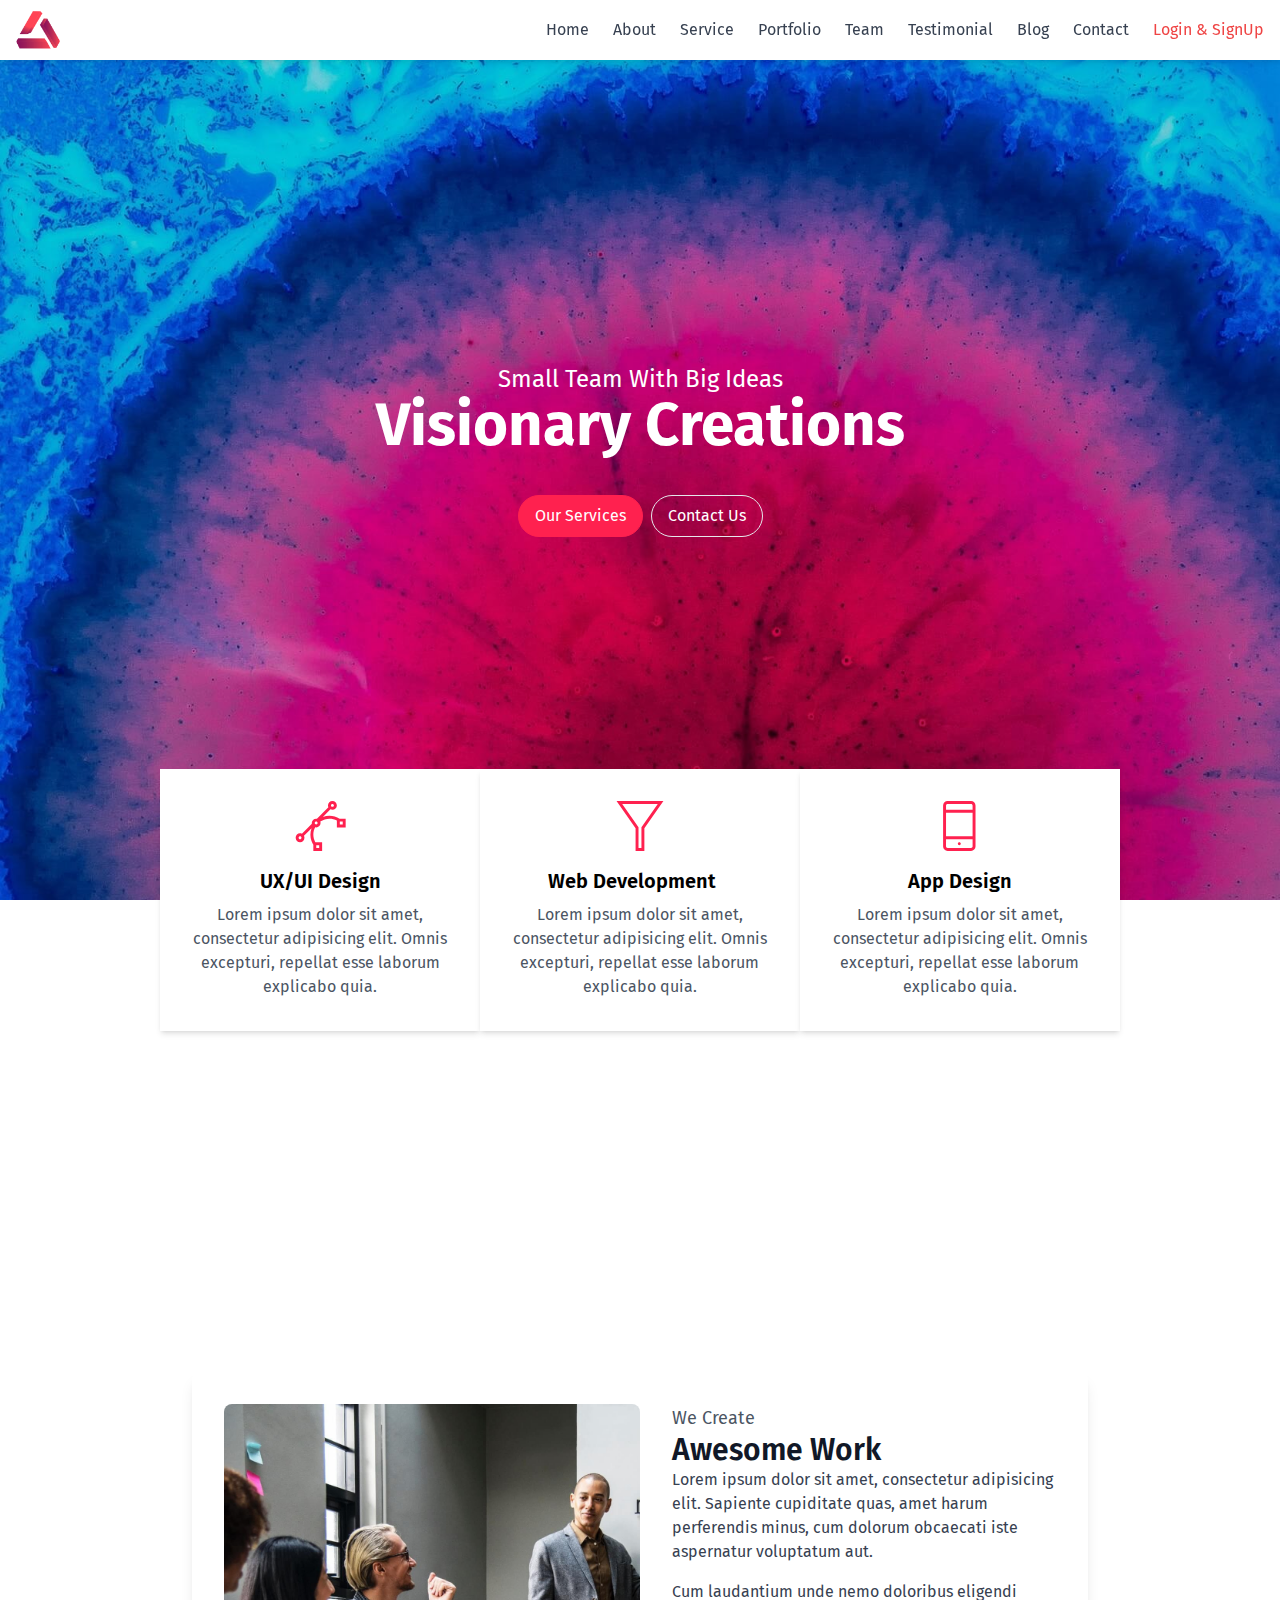
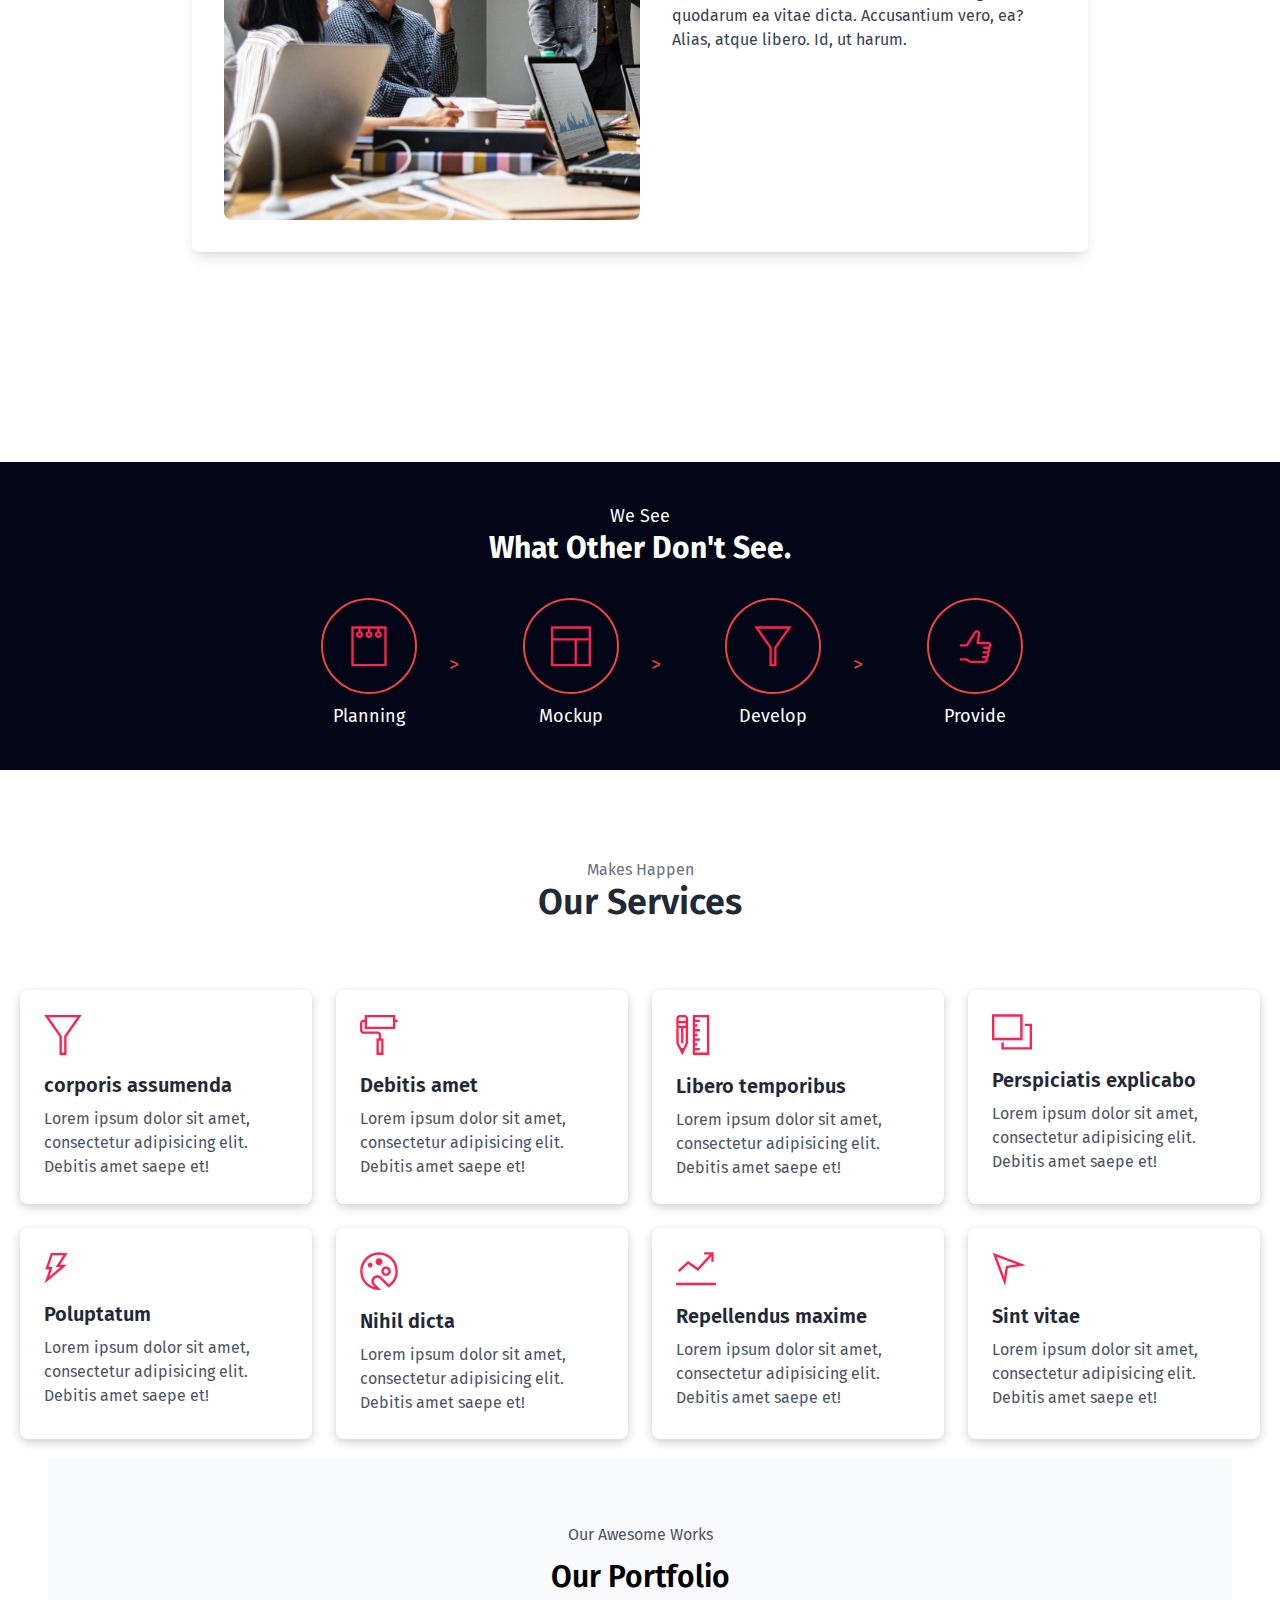
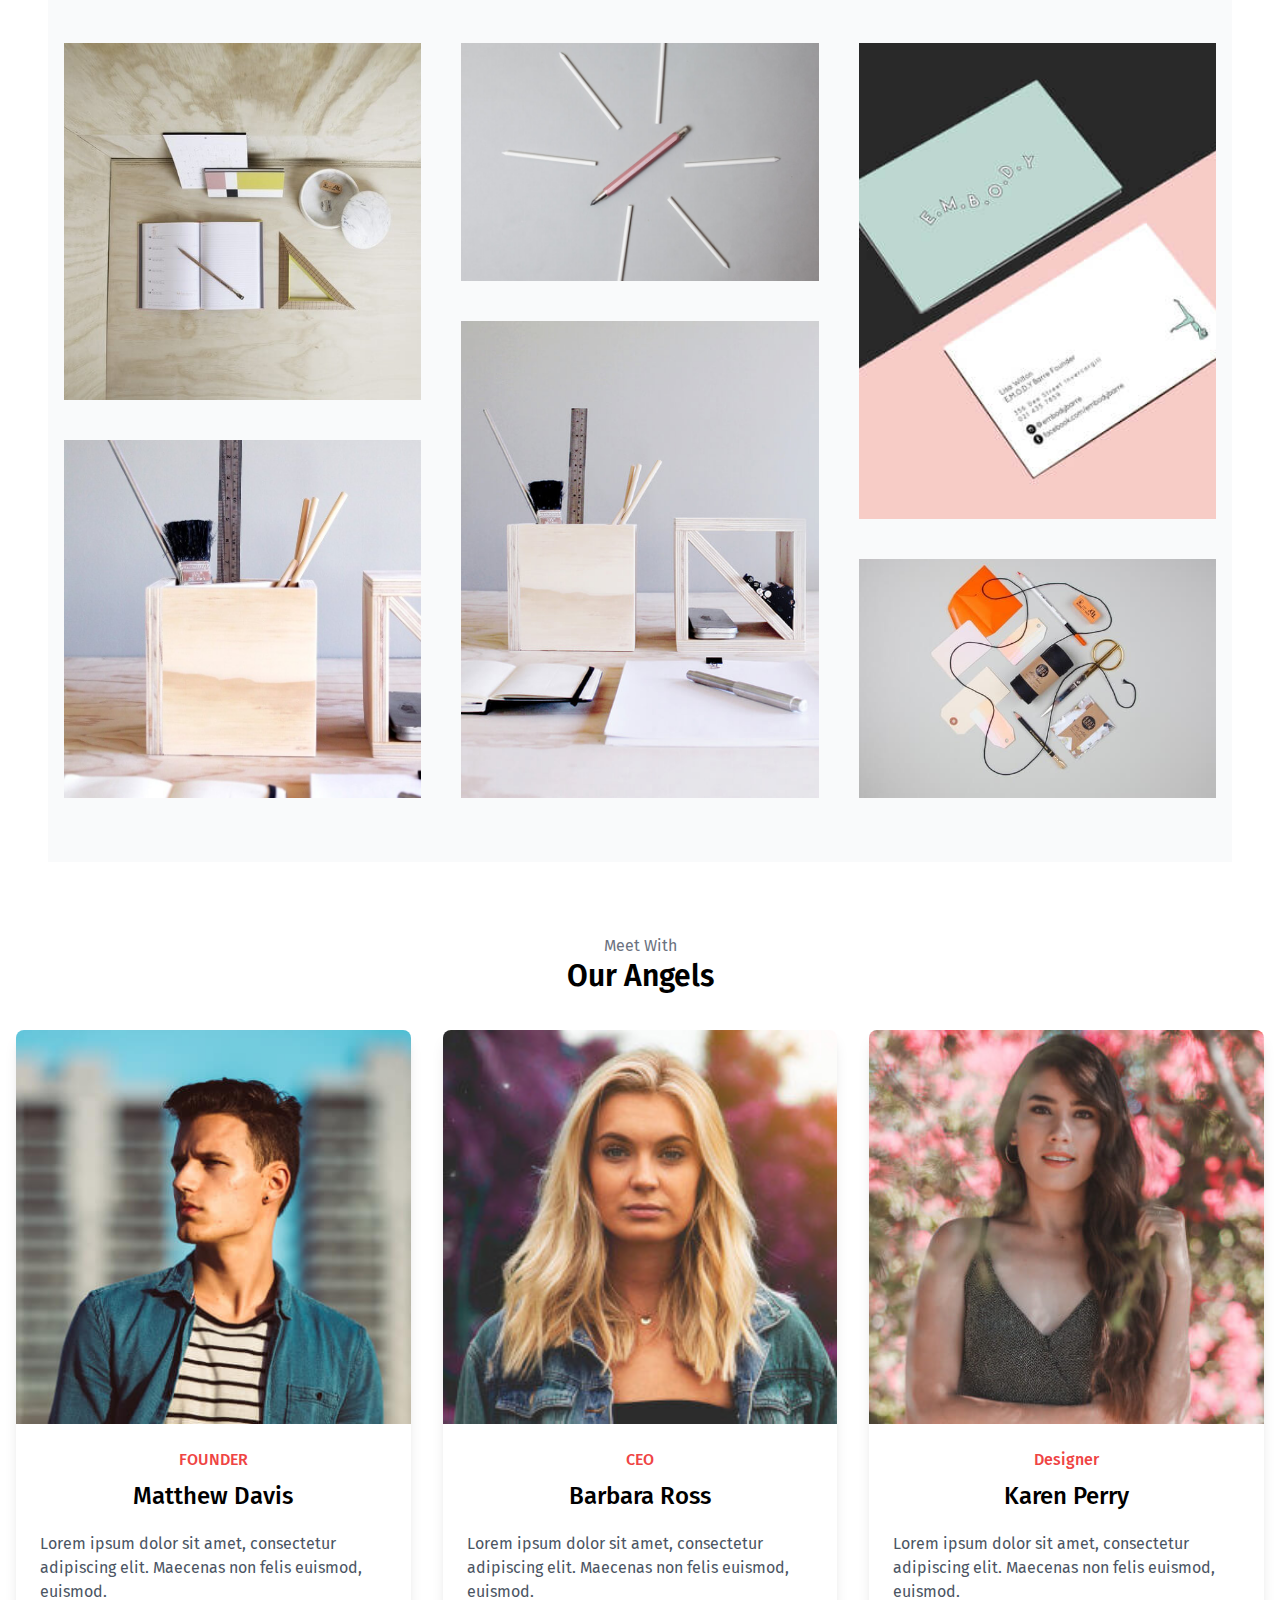
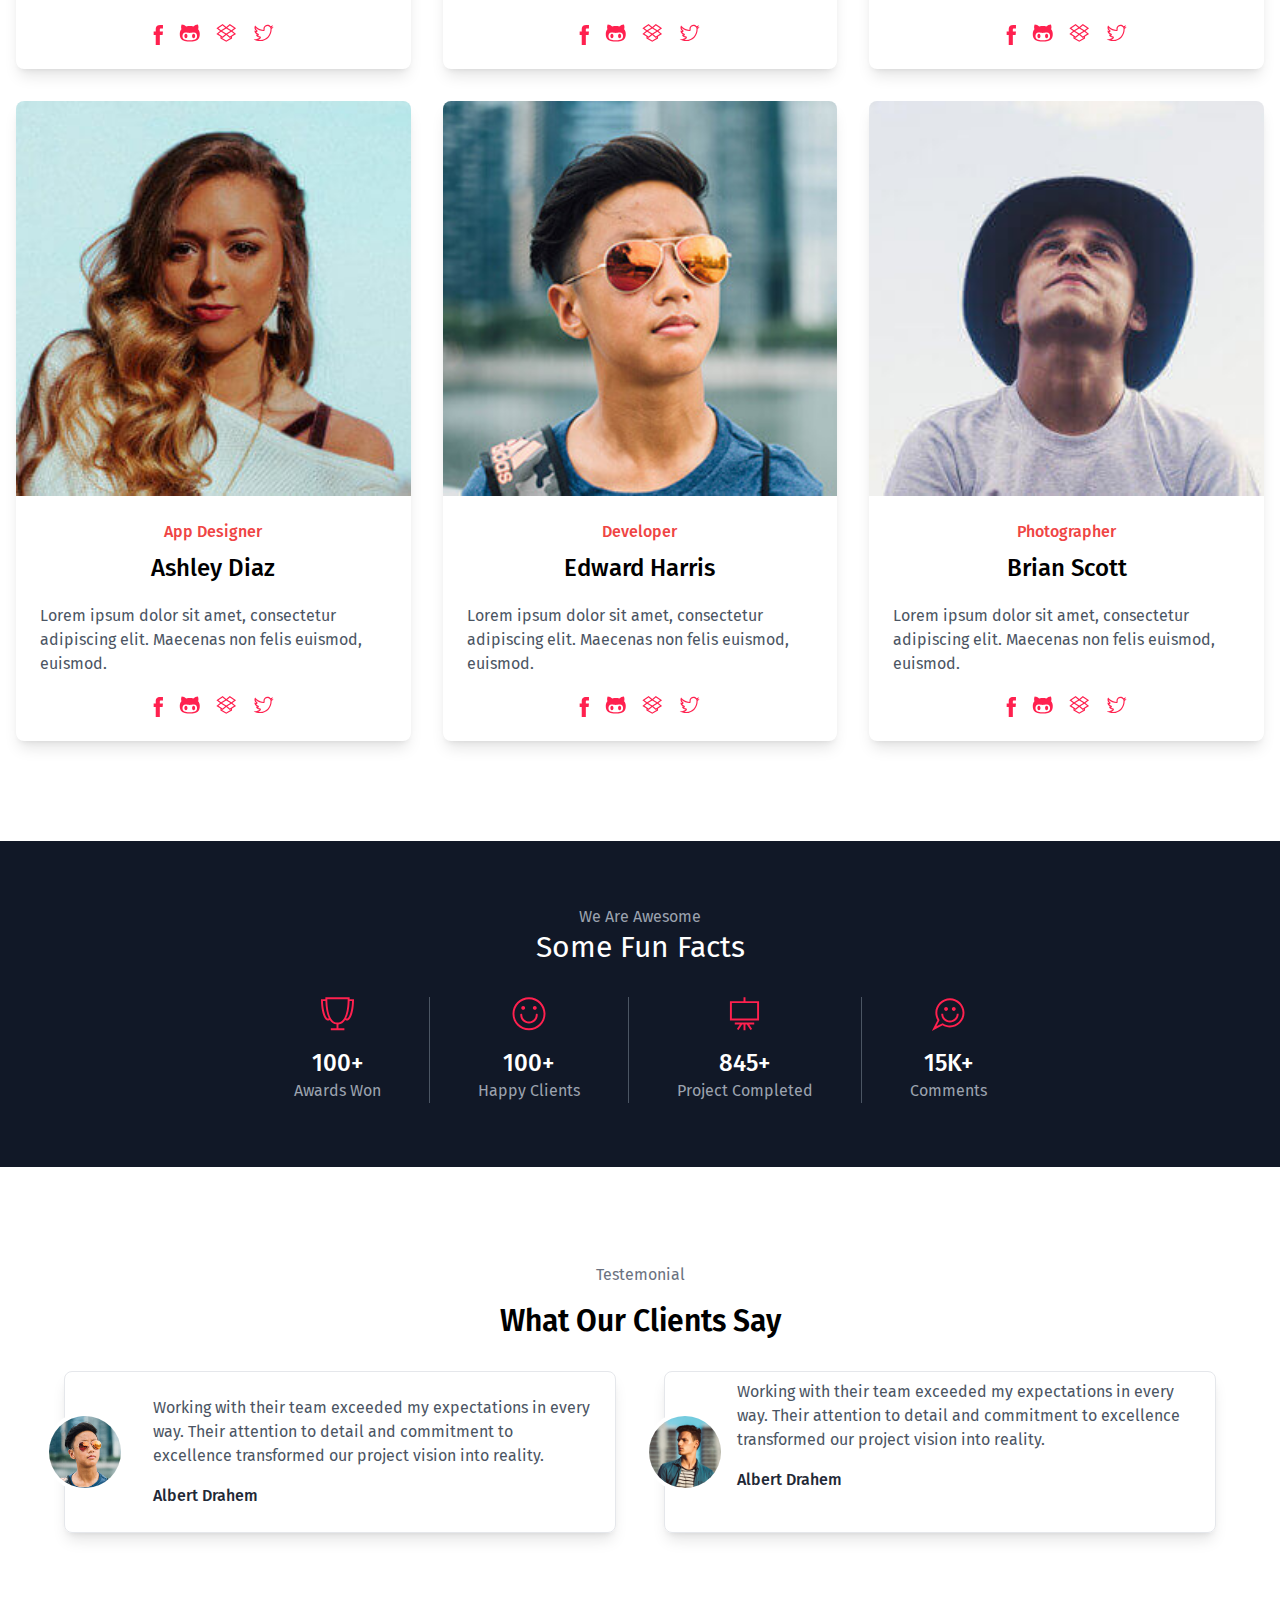
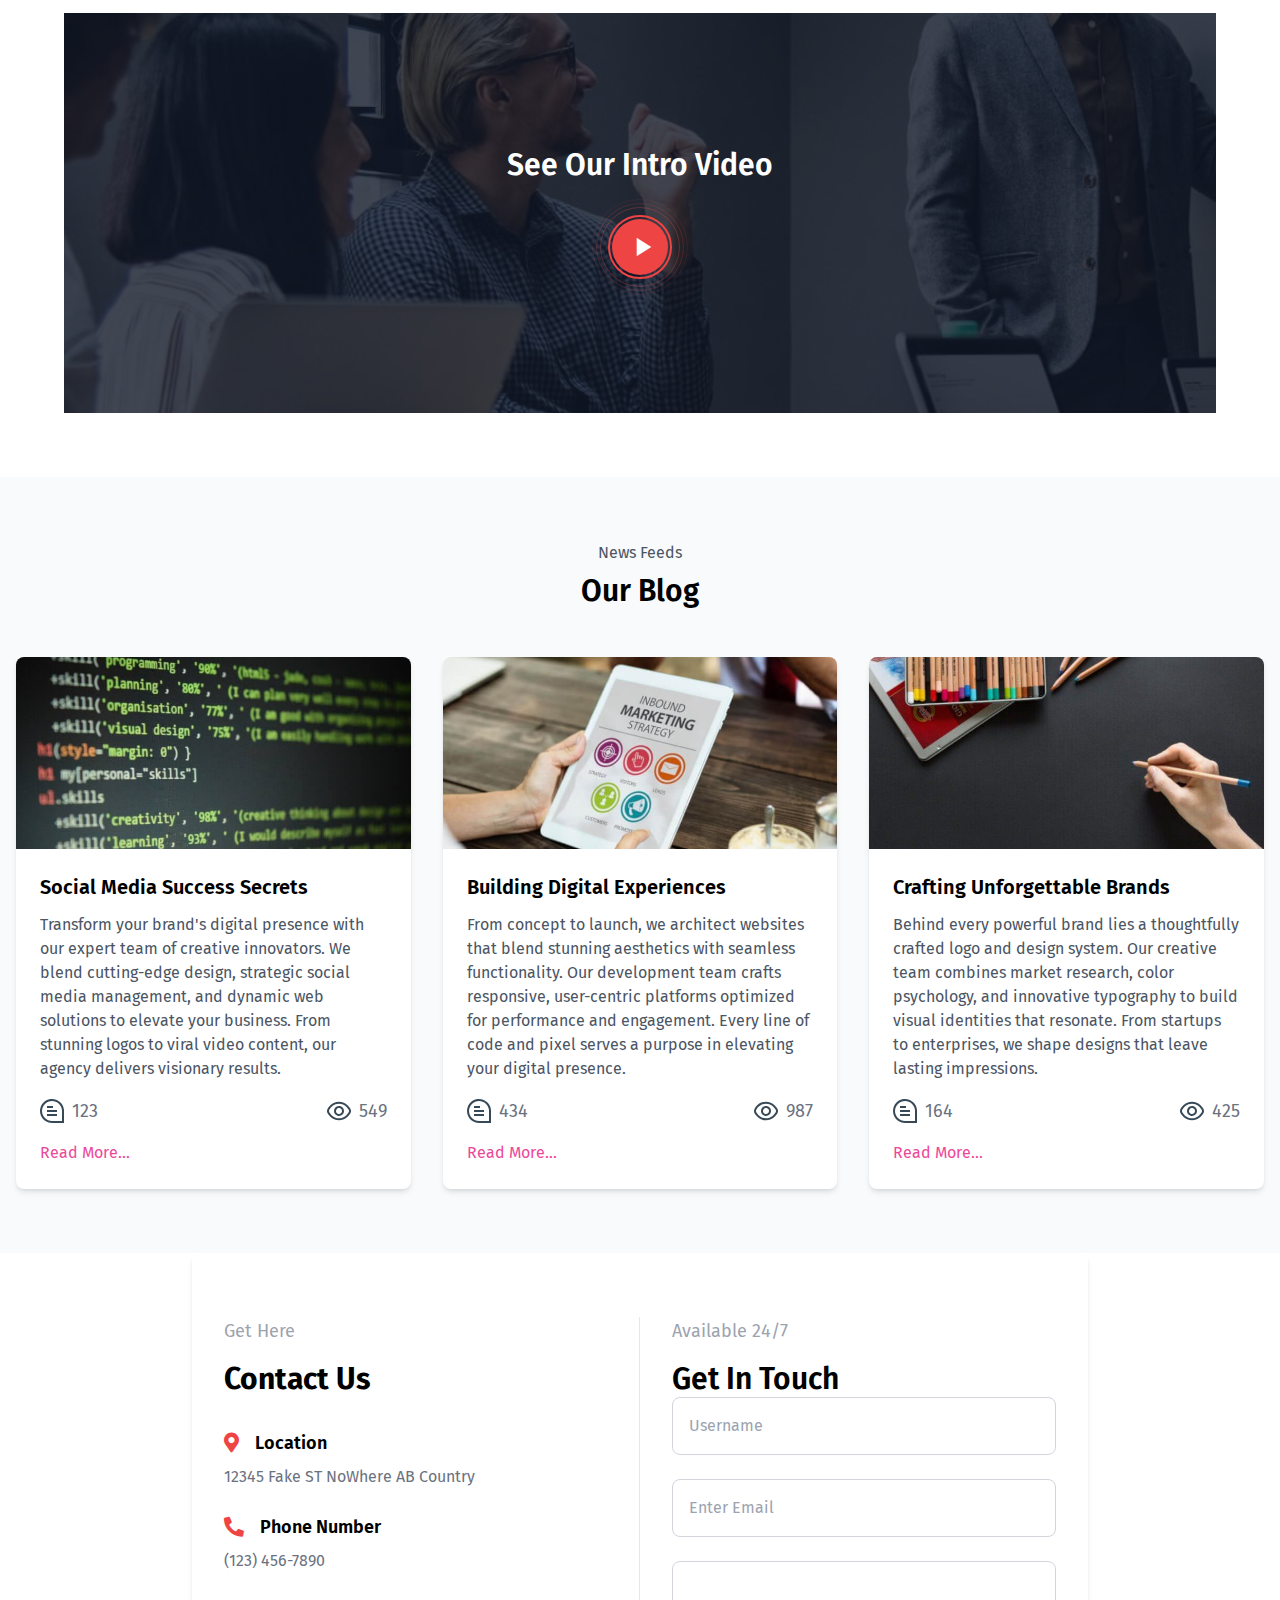
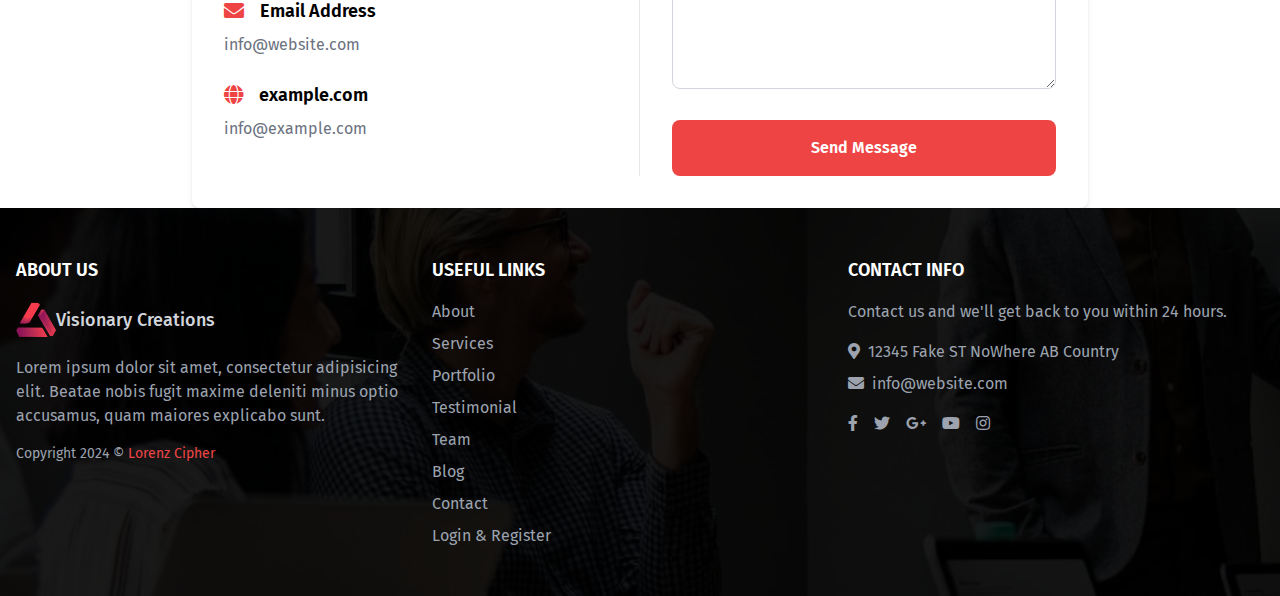
<file: test.html>
<!DOCTYPE html>
<html lang="en">

<head>
    <meta charset="UTF-8">
    <meta name="viewport" content="width=device-width, initial-scale=1.0">
    <title>Home | Visionary Creations</title>
    <script src="tailwind.js"></script>
    <link rel="stylesheet" href="index.css">
    <link rel="stylesheet" href="https://cdnjs.cloudflare.com/ajax/libs/font-awesome/5.15.3/css/all.min.css">
</head>

<body class="h-screen bg-white overflow-x-hidden">
    <nav class="items-center justify-between p-4 hidden lg:flex">
        <div class="flex items-center">
            <img alt="Company Logo" class="w-11 h-11" src="./images/logo.png">
        </div>
        <ul class="flex space-x-6 text-gray-700">
            <li>
                <a class="hover:text-gray-900" href="./"> Home </a>
            </li>
            <li>
                <a class="hover:text-gray-900" href="#about"> About </a>
            </li>
            <li>
                <a class="hover:text-gray-900" href="#service"> Service </a>
            </li>
            <li>
                <a class="hover:text-gray-900" href="#portfolio"> Portfolio </a>
            </li>
            <li>
                <a class="hover:text-gray-900" href="#team"> Team </a>
            </li>
            <li>
                <a class="hover:text-gray-900" href="#testimonial"> Testimonial </a>
            </li>
            <li>
                <a class="hover:text-gray-900" href="#blog"> Blog </a>
            </li>
            <li>
                <a class="hover:text-red-700" href="#contact">
                    Contact
                </a>
            </li>
            <li>
                <a class="text-red-500 hover:text-red-700" href="./pages/login.html">
                    Login & SignUp
                </a>
            </li>
        </ul>
    </nav>
    <header class="bg-white text-slate-900 py-1 px-6 flex justify-between items-center lg:hidden">
        <div class="flex items-center">
            <img src="./images/logo.png" class="w-11" alt="">
        </div>
        <button id="menu-button" class="text-2xl focus:outline-none">
            <i class="fas fa-bars"></i>
        </button>
    </header>

    <!-- Sidebar -->
    <div id="sidebar" class="sidebar fixed top-12 right-0 w-64 h-full bg-[#f6f8fc] text-gray-800 pt-6 z-50">
        <div class="flex flex-col">
            <a href="#about" class="link m-0 text-gray-500 h-7 leading-normal font-medium flex items-center p-5">
                <img class="icon" src="./images/icons/svgs/about.svg" alt="">
                About
            </a>
            <a href="#service" class="link m-0 text-gray-500 h-7 leading-normal font-medium flex items-center p-5">
                <img class="icon" src="./images/icons/svgs/services.svg" alt="">
                Services
            </a>
            <a href="#portfolio" class="link m-0 text-gray-500 h-7 leading-normal font-medium flex items-center p-5">
                <img class="icon" src="./images/icons/svgs/portfolio.svg" alt="">
                Portfolio
            </a>
            <a href="#testimonial" class="link m-0 text-gray-500 h-7 leading-normal font-medium flex items-center p-5">
                <img class="icon" src="./images/icons/svgs/testemonial.svg" alt="">
                Testimonial
            </a>
            <a href="#team" class="link m-0 text-gray-500 h-7 leading-normal font-medium flex items-center p-5">
                <img class="icon" src="./images/icons/svgs/team.svg" alt="">
                Team
            </a>
            <a href="#blog" class="link m-0 text-gray-500 h-7 leading-normal font-medium flex items-center p-5">
                <img class="icon" src="./images/icons/svgs/blog.svg" alt="">
                Blog
            </a>
            <a href="#contact" class="link m-0 text-gray-500 h-7 leading-normal font-medium flex items-center p-5">
                <img class="icon" src="./images/icons/svgs/contact.svg" alt="">
                Contact
            </a>
            <a href="./pages/login.html"
                class="link m-0 text-gray-500 h-7 leading-normal font-medium flex items-center p-5">
                <img class="icon" src="./images/icons/svgs/login.svg" alt="">
                Login & SignUp
            </a>
        </div>
    </div>

    <!-- Overlay -->
    <div id="overlay" class="overlay"></div>

    <div class="home flex flex-col justify-center items-center w-full h-screen bg-center bg-no-repeat bg-cover"
        style="background-image: url('./images/header.jpg')">
        <div class="home-content">
            <p class="text-center text-white font-thin text-xl lg:text-2xl">
                Small Team With Big Ideas
            </p>
            <h1 class="text-center text-white font-bold text-3xl lg:text-6xl">
                Visionary Creations
            </h1>
            <div class="container flex justify-center items-center">
                <a href="#service" class="rounded-3xl border py-2 px-4 text-white mt-10 mr-2"
                    style="background: #ff214f; border-color: #ff214f">Our Services</a>
                <a href="#contact" class="rounded-3xl border py-2 px-4 text-white bg-transparent mt-10">Contact Us</a>
            </div>
        </div>
    </div>
    <div class="flex flex-col justify-center items-center w-full">
        <div
            class="flex flex-col justify-center items-center w-full md:flex-row md:-translate-y-1/2 md:w-9/12 md:items-center md:justify-center">
            <div class="bg-white p-8 shadow-md text-center md:w-1/3">
                <div class="text-red-500 text-4xl mb-4 w-full flex justify-center">
                    <img src="./images/icons/svgs/design.svg" alt="">
                </div>
                <h2 class="text-xl font-semibold mb-2">UX/UI Design</h2>
                <p class="text-gray-600">
                    Lorem ipsum dolor sit amet, consectetur adipisicing elit. Omnis
                    excepturi, repellat esse laborum explicabo quia.
                </p>
            </div>
            <div class="bg-white p-8 shadow-md text-center md:w-1/3">
                <div class="text-red-500 text-4xl mb-4 w-full flex justify-center">
                    <img src="./images/icons/svgs/tube.svg" alt="">
                </div>
                <h2 class="text-nowrap text-xl -ml-4 font-semibold mb-2">
                    Web Development
                </h2>
                <p class="text-gray-600">
                    Lorem ipsum dolor sit amet, consectetur adipisicing elit. Omnis
                    excepturi, repellat esse laborum explicabo quia.
                </p>
            </div>
            <div class="bg-white p-8 shadow-md text-center md:w-1/3">
                <div class="text-red-500 text-4xl mb-4 w-full flex justify-center">
                    <img src="./images/icons/svgs/phone.svg" alt="">
                </div>
                <h2 class="text-xl font-semibold mb-2">App Design</h2>
                <p class="text-gray-600">
                    Lorem ipsum dolor sit amet, consectetur adipisicing elit. Omnis
                    excepturi, repellat esse laborum explicabo quia.
                </p>
            </div>
        </div>
        <div class="flex items-center justify-center min-h-screen" id="about">
            <div class="max-w-4xl mx-auto bg-white p-8 rounded-lg shadow-lg flex flex-col md:flex-row">
                <div class="md:w-1/2">
                    <img alt="A group of people having a meeting in a modern office setting" class="rounded-lg w-full"
                        src="./images/about.jpg">
                </div>
                <div class="md:w-1/2 md:pl-8 mt-8 md:mt-0">
                    <h2 class="text-gray-600 text-lg">We Create</h2>
                    <span class="text-3xl font-semibold text-gray-900 mb-4">
                        Awesome Work
                    </span>
                    <p class="text-gray-700 mb-4">
                        Lorem ipsum dolor sit amet, consectetur adipisicing elit. Sapiente
                        cupiditate quas, amet harum perferendis minus, cum dolorum
                        obcaecati iste aspernatur voluptatum aut.
                    </p>
                    <p class="text-gray-700 mb-4">
                        Cum laudantium unde nemo doloribus eligendi quodarum ea vitae
                        dicta. Accusantium vero, ea? Alias, atque libero. Id, ut harum.
                    </p>
                </div>
            </div>
        </div>
        <div class="text-center flex flex-col items-center text-white w-full p-10 bg-slate-950">
            <p class="text-lg">We See</p>
            <h1 class="text-3xl font-bold mb-8">What Other Don't See.</h1>
            <div class="flex flex-col justify-center md:flex-row">
                <div class="rounded-icons text-center md:ml-6 lg:ml-16 m-auto">
                    <div
                        class="w-24 h-24 mx-auto mb-2 flex items-center justify-center border-2 border-red-500 rounded-full">
                        <img src="./images/icons/svgs/planning.svg" alt="">
                    </div>
                    <p class="text-lg">Planning</p>
                </div>
                <div
                    class="after-icon flex justify-center items-center text-[#ef4444] rotate-90 md:rotate-0 lg:rotate-0 text-xl md:pl-8 lg:pl-8">
                    >
                </div>
                <div class="rounded-icons text-center md:ml-6 lg:ml-16 m-auto">
                    <div
                        class="w-24 h-24 mx-auto mb-2 flex items-center justify-center border-2 border-red-500 rounded-full">
                        <img src="./images/icons/svgs/mockup.svg" alt="">
                    </div>
                    <p class="text-lg">Mockup</p>
                </div>
                <div
                    class="after-icon flex justify-center items-center text-[#ef4444] rotate-90 md:rotate-0 lg:rotate-0 text-xl md:pl-8 lg:pl-8">
                    >
                </div>
                <div class="rounded-icons text-center md:ml-6 lg:ml-16 m-auto">
                    <div
                        class="w-24 h-24 mx-auto mb-2 flex items-center justify-center border-2 border-red-500 rounded-full">
                        <img src="./images/icons/svgs/develop.svg" alt="">
                    </div>
                    <p class="text-lg">Develop</p>
                </div>
                <div
                    class="after-icon flex justify-center items-center text-[#ef4444] rotate-90 md:rotate-0 lg:rotate-0 text-xl md:pl-8 lg:pl-8">
                    >
                </div>
                <div class="rounded-icons text-center md:ml-6 lg:ml-16 m-auto">
                    <div
                        class="w-24 h-24 mx-auto mb-2 flex items-center justify-center border-2 border-red-500 rounded-full">
                        <img src="./images/icons/svgs/provide.svg" alt="">
                    </div>
                    <p class="text-lg">Provide</p>
                </div>
            </div>
        </div>
        <section id="service" class="pt-12">
            <div class="text-center mb-12 mt-10">
                <h2 class="text-gray-500">Makes Happen</h2>
                <span class="text-4xl font-semibold text-gray-800">Our Services</span>
            </div>
            <div class="grid grid-cols-1 md:grid-cols-4 gap-6 p-5">
                <div class="bg-white p-6 rounded-lg shadow-[0_3px_10px_rgb(0,0,0,0.2)]">
                    <img class="mb-4" src="./images/icons/svgs/service-1.svg" alt="">
                    <h3 class="text-lg md:text-xl font-semibold text-gray-800 mb-2">
                        corporis assumenda
                    </h3>
                    <p class="text-sm md:text-base text-gray-600">
                        Lorem ipsum dolor sit amet, consectetur adipisicing elit. Debitis
                        amet saepe et!
                    </p>
                </div>
                <div class="bg-white p-6 rounded-lg shadow-[0_3px_10px_rgb(0,0,0,0.2)]">
                    <img class="mb-4" src="./images/icons/svgs/service-2.svg" alt="">
                    <h3 class="text-lg md:text-xl font-semibold text-gray-800 mb-2">
                        Debitis amet
                    </h3>
                    <p class="text-sm md:text-base text-gray-600">
                        Lorem ipsum dolor sit amet, consectetur adipisicing elit. Debitis
                        amet saepe et!
                    </p>
                </div>
                <div class="bg-white p-6 rounded-lg shadow-[0_3px_10px_rgb(0,0,0,0.2)]">
                    <img class="mb-4" src="./images/icons/svgs/service-3.svg" alt="">
                    <h3 class="text-lg md:text-xl font-semibold text-gray-800 mb-2">
                        Libero temporibus
                    </h3>
                    <p class="text-sm md:text-base text-gray-600">
                        Lorem ipsum dolor sit amet, consectetur adipisicing elit. Debitis
                        amet saepe et!
                    </p>
                </div>
                <div class="bg-white p-6 rounded-lg shadow-[0_3px_10px_rgb(0,0,0,0.2)]">
                    <img class="mb-4" src="./images/icons/svgs/service-4.svg" alt="">
                    <h3 class="text-lg md:text-xl font-semibold text-gray-800 mb-2">
                        Perspiciatis explicabo
                    </h3>
                    <p class="text-sm md:text-base text-gray-600">
                        Lorem ipsum dolor sit amet, consectetur adipisicing elit. Debitis
                        amet saepe et!
                    </p>
                </div>
                <div class="bg-white p-6 rounded-lg shadow-[0_3px_10px_rgb(0,0,0,0.2)]">
                    <img class="mb-4" src="./images/icons/svgs/service-5.svg" alt="">
                    <h3 class="text-lg md:text-xl font-semibold text-gray-800 mb-2">
                        Poluptatum
                    </h3>
                    <p class="text-sm md:text-base text-gray-600">
                        Lorem ipsum dolor sit amet, consectetur adipisicing elit. Debitis
                        amet saepe et!
                    </p>
                </div>
                <div class="bg-white p-6 rounded-lg shadow-[0_3px_10px_rgb(0,0,0,0.2)]">
                    <img class="mb-4" src="./images/icons/svgs/service-6.svg" alt="">
                    <h3 class="text-lg md:text-xl font-semibold text-gray-800 mb-2">
                        Nihil dicta
                    </h3>
                    <p class="text-sm md:text-base text-gray-600">
                        Lorem ipsum dolor sit amet, consectetur adipisicing elit. Debitis
                        amet saepe et!
                    </p>
                </div>
                <div class="bg-white p-6 rounded-lg shadow-[0_3px_10px_rgb(0,0,0,0.2)]">
                    <img class="mb-4" src="./images/icons/svgs/service-7.svg" alt="">
                    <h3 class="text-lg md:text-xl font-semibold text-gray-800 mb-2">
                        Repellendus maxime
                    </h3>
                    <p class="text-sm md:text-base text-gray-600">
                        Lorem ipsum dolor sit amet, consectetur adipisicing elit. Debitis
                        amet saepe et!
                    </p>
                </div>
                <div class="bg-white p-6 rounded-lg shadow-[0_3px_10px_rgb(0,0,0,0.2)]">
                    <img class="mb-4" src="./images/icons/svgs/service-8.svg" alt="">
                    <h3 class="text-lg md:text-xl font-semibold text-gray-800 mb-2">
                        Sint vitae
                    </h3>
                    <p class="text-sm md:text-base text-gray-600">
                        Lorem ipsum dolor sit amet, consectetur adipisicing elit. Debitis
                        amet saepe et!
                    </p>
                </div>
            </div>
        </section>
        <section class="py-16 bg-gray-50" id="portfolio">
            <div class="container mx-auto px-4">
                <div class="flex w-full flex-col items-center mb-12">
                    <p class="text-gray-600 mb-3">Our Awesome Works</p>
                    <h2 class="text-3xl font-semibold">Our Portfolio</h2>
                </div>

                <!-- Hidden checkbox controls for each image -->
                <input type="checkbox" class="hidden peer/img1" id="modal-1">
                <input type="checkbox" class="hidden peer/img2" id="modal-2">
                <input type="checkbox" class="hidden peer/img3" id="modal-3">
                <input type="checkbox" class="hidden peer/img4" id="modal-4">
                <input type="checkbox" class="hidden peer/img5" id="modal-5">
                <input type="checkbox" class="hidden peer/img6" id="modal-6">

                <!-- Main Grid -->
                <div class="grid grid-cols-1 sm:grid-cols-1 md:grid-cols-3 lg:grid-cols-3 gap-10 max-w-6xl mx-auto">
                    <!-- Left Column -->
                    <div class="space-y-10">
                        <!-- First Image -->
                        <div class="relative group">
                            <img src="./images/folio-1.jpg" alt="Stationery layout"
                                class="w-full aspect-[3/3] object-cover transition duration-300 ease-in-out">
                            <!-- Hover Overlay -->
                            <div
                                class="absolute inset-0 bg-pink-500 bg-opacity-75 opacity-0 group-hover:opacity-100 transition-opacity duration-300 flex items-center justify-center">
                                <div class="flex gap-4">
                                    <!-- Search Button -->
                                    <label for="modal-1"
                                        class="p-3 bg-white rounded-full hover:bg-gray-100 transition-colors cursor-pointer">
                                        <svg class="w-5 h-5" fill="none" stroke="currentColor" viewBox="0 0 24 24">
                                            <path stroke-linecap="round" stroke-linejoin="round" stroke-width="2"
                                                d="M21 21l-6-6m2-5a7 7 0 11-14 0 7 7 0 0114 0z">
                                            </path>
                                        </svg>
                                    </label>
                                    <!-- Link Button -->
                                    <button
                                        class="p-3 bg-transparent border border-black rounded-full hover:bg-gray-100 transition-colors">
                                        <svg class="w-5 h-5" fill="none" stroke="currentColor" viewBox="0 0 24 24">
                                            <path stroke-linecap="round" stroke-linejoin="round" stroke-width="2"
                                                d="M13.828 10.172a4 4 0 00-5.656 0l-4 4a4 4 0 105.656 5.656l1.102-1.101m-.758-4.899a4 4 0 005.656 0l4-4a4 4 0 00-5.656-5.656l-1.1 1.1">
                                            </path>
                                        </svg>
                                    </button>
                                </div>
                            </div>
                        </div>

                        <!-- Second Image -->
                        <div class="relative group">
                            <img src="./images/folio-4.jpg" alt="Minimal clock design"
                                class="w-full aspect-[3/3] object-cover transition duration-300 ease-in-out">
                            <div
                                class="absolute inset-0 bg-pink-500 bg-opacity-75 opacity-0 group-hover:opacity-100 transition-opacity duration-300 flex items-center justify-center">
                                <div class="flex gap-4">
                                    <label for="modal-2"
                                        class="p-3 bg-white rounded-full hover:bg-gray-100 transition-colors cursor-pointer">
                                        <svg class="w-5 h-5" fill="none" stroke="currentColor" viewBox="0 0 24 24">
                                            <path stroke-linecap="round" stroke-linejoin="round" stroke-width="2"
                                                d="M21 21l-6-6m2-5a7 7 0 11-14 0 7 7 0 0114 0z">
                                            </path>
                                        </svg>
                                    </label>
                                    <button
                                        class="p-3 bg-transparent border border-black rounded-full hover:bg-gray-100 transition-colors">
                                        <svg class="w-5 h-5" fill="none" stroke="currentColor" viewBox="0 0 24 24">
                                            <path stroke-linecap="round" stroke-linejoin="round" stroke-width="2"
                                                d="M13.828 10.172a4 4 0 00-5.656 0l-4 4a4 4 0 105.656 5.656l1.102-1.101m-.758-4.899a4 4 0 005.656 0l4-4a4 4 0 00-5.656-5.656l-1.1 1.1">
                                            </path>
                                        </svg>
                                    </button>
                                </div>
                            </div>
                        </div>
                    </div>

                    <!-- Middle Column -->
                    <div class="space-y-10">
                        <div class="relative group">
                            <img src="./images/folio-2.jpg" alt="Business cards"
                                class="w-full aspect-[3/2] object-cover">
                            <div
                                class="absolute inset-0 bg-pink-500 bg-opacity-75 opacity-0 group-hover:opacity-100 transition-opacity duration-300 flex items-center justify-center">
                                <div class="flex gap-4">
                                    <label for="modal-3"
                                        class="p-3 bg-white rounded-full hover:bg-gray-100 transition-colors cursor-pointer">
                                        <svg class="w-5 h-5" fill="none" stroke="currentColor" viewBox="0 0 24 24">
                                            <path stroke-linecap="round" stroke-linejoin="round" stroke-width="2"
                                                d="M21 21l-6-6m2-5a7 7 0 11-14 0 7 7 0 0114 0z">
                                            </path>
                                        </svg>
                                    </label>
                                    <button
                                        class="p-3 bg-transparent border border-black rounded-full hover:bg-gray-100 transition-colors">
                                        <svg class="w-5 h-5" fill="none" stroke="currentColor" viewBox="0 0 24 24">
                                            <path stroke-linecap="round" stroke-linejoin="round" stroke-width="2"
                                                d="M13.828 10.172a4 4 0 00-5.656 0l-4 4a4 4 0 105.656 5.656l1.102-1.101m-.758-4.899a4 4 0 005.656 0l4-4a4 4 0 00-5.656-5.656l-1.1 1.1">
                                            </path>
                                        </svg>
                                    </button>
                                </div>
                            </div>
                        </div>

                        <div class="relative group">
                            <img src="./images/folio-5.jpg" alt="Wooden desk organizer"
                                class="w-full aspect-[3/4] object-cover">
                            <div
                                class="absolute inset-0 bg-pink-500 bg-opacity-75 opacity-0 group-hover:opacity-100 transition-opacity duration-300 flex items-center justify-center">
                                <div class="flex gap-4">
                                    <label for="modal-4"
                                        class="p-3 bg-white rounded-full hover:bg-gray-100 transition-colors cursor-pointer">
                                        <svg class="w-5 h-5" fill="none" stroke="currentColor" viewBox="0 0 24 24">
                                            <path stroke-linecap="round" stroke-linejoin="round" stroke-width="2"
                                                d="M21 21l-6-6m2-5a7 7 0 11-14 0 7 7 0 0114 0z">
                                            </path>
                                        </svg>
                                    </label>
                                    <button
                                        class="p-3 bg-transparent border border-black rounded-full hover:bg-gray-100 transition-colors">
                                        <svg class="w-5 h-5" fill="none" stroke="currentColor" viewBox="0 0 24 24">
                                            <path stroke-linecap="round" stroke-linejoin="round" stroke-width="2"
                                                d="M13.828 10.172a4 4 0 00-5.656 0l-4 4a4 4 0 105.656 5.656l1.102-1.101m-.758-4.899a4 4 0 005.656 0l4-4a4 4 0 00-5.656-5.656l-1.1 1.1">
                                            </path>
                                        </svg>
                                    </button>
                                </div>
                            </div>
                        </div>
                    </div>

                    <!-- Right Column -->
                    <div class="space-y-10">
                        <div class="relative group">
                            <img src="./images/folio-3.jpg" alt="White desk organizer"
                                class="w-full aspect-[3/4] object-cover">
                            <div
                                class="absolute inset-0 bg-pink-500 bg-opacity-75 opacity-0 group-hover:opacity-100 transition-opacity duration-300 flex items-center justify-center">
                                <div class="flex gap-4">
                                    <label for="modal-5"
                                        class="p-3 bg-white rounded-full hover:bg-gray-100 transition-colors cursor-pointer">
                                        <svg class="w-5 h-5" fill="none" stroke="currentColor" viewBox="0 0 24 24">
                                            <path stroke-linecap="round" stroke-linejoin="round" stroke-width="2"
                                                d="M21 21l-6-6m2-5a7 7 0 11-14 0 7 7 0 0114 0z">
                                            </path>
                                        </svg>
                                    </label>
                                    <button
                                        class="p-3 bg-transparent border border-black rounded-full hover:bg-gray-100 transition-colors">
                                        <svg class="w-5 h-5" fill="none" stroke="currentColor" viewBox="0 0 24 24">
                                            <path stroke-linecap="round" stroke-linejoin="round" stroke-width="2"
                                                d="M13.828 10.172a4 4 0 00-5.656 0l-4 4a4 4 0 105.656 5.656l1.102-1.101m-.758-4.899a4 4 0 005.656 0l4-4a4 4 0 00-5.656-5.656l-1.1 1.1">
                                            </path>
                                        </svg>
                                    </button>
                                </div>
                            </div>
                        </div>

                        <div class="relative group">
                            <img src="./images/folio-6.jpg" alt="Orange and white office supplies"
                                class="w-full aspect-[3/2] object-cover">
                            <div
                                class="absolute inset-0 bg-pink-500 bg-opacity-75 opacity-0 group-hover:opacity-100 transition-opacity duration-300 flex items-center justify-center">
                                <div class="flex gap-4">
                                    <label for="modal-6"
                                        class="p-3 bg-white rounded-full hover:bg-gray-100 transition-colors cursor-pointer">
                                        <svg class="w-5 h-5" fill="none" stroke="currentColor" viewBox="0 0 24 24">
                                            <path stroke-linecap="round" stroke-linejoin="round" stroke-width="2"
                                                d="M21 21l-6-6m2-5a7 7 0 11-14 0 7 7 0 0114 0z">
                                            </path>
                                        </svg>
                                    </label>
                                    <button
                                        class="p-3 bg-transparent border border-black rounded-full hover:bg-gray-100 transition-colors">
                                        <svg class="w-5 h-5" fill="none" stroke="currentColor" viewBox="0 0 24 24">
                                            <path stroke-linecap="round" stroke-linejoin="round" stroke-width="2"
                                                d="M13.828 10.172a4 4 0 00-5.656 0l-4 4a4 4 0 105.656 5.656l1.102-1.101m-.758-4.899a4 4 0 005.656 0l4-4a4 4 0 00-5.656-5.656l-1.1 1.1">
                                            </path>
                                        </svg>
                                    </button>
                                </div>
                            </div>
                        </div>
                    </div>
                </div>

                <!-- Modal for Image 1 -->
                <div class="fixed inset-0 z-50 items-center justify-center hidden peer-checked/img1:flex">
                    <label for="modal-1" class="absolute inset-0 bg-black/80 cursor-pointer"></label>
                    <div class="relative z-10 max-w-4xl mx-4">
                        <label for="modal-1"
                            class="absolute -top-10 right-0 text-white hover:text-pink-500 transition-colors cursor-pointer">
                            <svg xmlns="http://www.w3.org/2000/svg" class="h-8 w-8" fill="none" viewBox="0 0 24 24"
                                stroke="currentColor">
                                <path stroke-linecap="round" stroke-linejoin="round" stroke-width="2"
                                    d="M6 18L18 6M6 6l12 12">
                                </path>
                            </svg>
                        </label>
                        <img src="./images/folio-1.jpg" alt="Stationery layout" class="max-h-[80vh] w-auto">
                    </div>
                </div>

                <!-- Modal for Image 2 -->
                <div class="fixed inset-0 z-50 items-center justify-center hidden peer-checked/img2:flex">
                    <label for="modal-2" class="absolute inset-0 bg-black/80 cursor-pointer"></label>
                    <div class="relative z-10 max-w-4xl mx-4">
                        <label for="modal-2"
                            class="absolute -top-10 right-0 text-white hover:text-pink-500 transition-colors cursor-pointer">
                            <svg xmlns="http://www.w3.org/2000/svg" class="h-8 w-8" fill="none" viewBox="0 0 24 24"
                                stroke="currentColor">
                                <path stroke-linecap="round" stroke-linejoin="round" stroke-width="2"
                                    d="M6 18L18 6M6 6l12 12">
                                </path>
                            </svg>
                        </label>
                        <img src="./images/folio-4.jpg" alt="Minimal clock design" class="max-h-[80vh] w-auto">
                    </div>
                </div>
                <!-- Modal for Image 3 (Completing the cut-off part) -->
                <div class="fixed inset-0 z-50 items-center justify-center hidden peer-checked/img3:flex">
                    <label for="modal-3" class="absolute inset-0 bg-black/80 cursor-pointer"></label>
                    <div class="relative z-10 max-w-4xl mx-4">
                        <label for="modal-3"
                            class="absolute -top-10 right-0 text-white hover:text-pink-500 transition-colors cursor-pointer">
                            <svg xmlns="http://www.w3.org/2000/svg" class="h-8 w-8" fill="none" viewBox="0 0 24 24"
                                stroke="currentColor">
                                <path stroke-linecap="round" stroke-linejoin="round" stroke-width="2"
                                    d="M6 18L18 6M6 6l12 12">
                                </path>
                            </svg>
                        </label>
                        <img src="./images/folio-2.jpg" alt="Business cards" class="max-h-[80vh] w-auto">
                    </div>
                </div>

                <!-- Modal for Image 4 -->
                <div class="fixed inset-0 z-50 items-center justify-center hidden peer-checked/img4:flex">
                    <label for="modal-4" class="absolute inset-0 bg-black/80 cursor-pointer"></label>
                    <div class="relative z-10 max-w-4xl mx-4">
                        <label for="modal-4"
                            class="absolute -top-10 right-0 text-white hover:text-pink-500 transition-colors cursor-pointer">
                            <svg xmlns="http://www.w3.org/2000/svg" class="h-8 w-8" fill="none" viewBox="0 0 24 24"
                                stroke="currentColor">
                                <path stroke-linecap="round" stroke-linejoin="round" stroke-width="2"
                                    d="M6 18L18 6M6 6l12 12">
                                </path>
                            </svg>
                        </label>
                        <img src="./images/folio-5.jpg" alt="Wooden desk organizer" class="max-h-[80vh] w-auto">
                    </div>
                </div>

                <!-- Modal for Image 5 -->
                <div class="fixed inset-0 z-50 items-center justify-center hidden peer-checked/img5:flex">
                    <label for="modal-5" class="absolute inset-0 bg-black/80 cursor-pointer"></label>
                    <div class="relative z-10 max-w-4xl mx-4">
                        <label for="modal-5"
                            class="absolute -top-10 right-0 text-white hover:text-pink-500 transition-colors cursor-pointer">
                            <svg xmlns="http://www.w3.org/2000/svg" class="h-8 w-8" fill="none" viewBox="0 0 24 24"
                                stroke="currentColor">
                                <path stroke-linecap="round" stroke-linejoin="round" stroke-width="2"
                                    d="M6 18L18 6M6 6l12 12">
                                </path>
                            </svg>
                        </label>
                        <img src="./images/folio-3.jpg" alt="White desk organizer" class="max-h-[80vh] w-auto">
                    </div>
                </div>

                <!-- Modal for Image 6 -->
                <div class="fixed inset-0 z-50 items-center justify-center hidden peer-checked/img6:flex">
                    <label for="modal-6" class="absolute inset-0 bg-black/80 cursor-pointer"></label>
                    <div class="relative z-10 max-w-4xl mx-4">
                        <label for="modal-6"
                            class="absolute -top-10 right-0 text-white hover:text-pink-500 transition-colors cursor-pointer">
                            <svg xmlns="http://www.w3.org/2000/svg" class="h-8 w-8" fill="none" viewBox="0 0 24 24"
                                stroke="currentColor">
                                <path stroke-linecap="round" stroke-linejoin="round" stroke-width="2"
                                    d="M6 18L18 6M6 6l12 12">
                                </path>
                            </svg>
                        </label>
                        <img src="./images/folio-6.jpg" alt="Orange and white office supplies"
                            class="max-h-[80vh] w-auto">
                    </div>
                </div>
            </div>
        </section>
        <section class="container mx-auto px-4 py-9" id="team">
            <div class="text-center py-9">
                <h2 class="text-gray-500">Meet With</h2>
                <span class="text-3xl font-semibold">Our Angels</span>
            </div>
            <div class="grid grid-cols-1 md:grid-cols-2 lg:grid-cols-3 gap-8">
                <!-- Card 1 -->
                <div class="bg-white rounded-lg shadow-lg overflow-hidden">
                    <img alt="Portrait of Matthew Davis" class="w-full object-cover" height="400"
                        src="./images/avatar-6.jpg">
                    <div class="p-6">
                        <h3 class="text-red-500 font-medium text-center">FOUNDER</h3>
                        <h2 class="text-2xl font-medium mt-2 text-center">
                            Matthew Davis
                        </h2>
                        <p class="text-gray-600 my-5">
                            Lorem ipsum dolor sit amet, consectetur adipiscing elit.
                            Maecenas non felis euismod, euismod.
                        </p>
                        <div class="flex justify-center mt-4">
                            <a class="text-red-500 mx-2" href="#">
                                <img src="./images/icons/svgs/facebook.svg" alt="">
                            </a>
                            <a class="text-red-500 mx-2" href="#">
                                <img src="./images/icons/svgs/github.svg" alt="">
                            </a>
                            <a href="#" class="text-red-500 mx-2">
                                <img src="./images/icons/svgs/droptobox.svg" alt="">
                            </a>
                            <a class="text-red-500 mx-2" href="#">
                                <img src="./images/icons/svgs/twitter.svg" alt="">
                            </a>
                        </div>
                    </div>
                </div>
                <!-- Card 2 -->
                <div class="bg-white rounded-lg shadow-lg overflow-hidden">
                    <img alt="Portrait of Barbara Ross" class="w-full object-cover" height="400"
                        src="./images/avatar-1.jpg">
                    <div class="p-6">
                        <h3 class="text-red-500 font-medium text-center">CEO</h3>
                        <h2 class="text-2xl font-medium mt-2 text-center">
                            Barbara Ross
                        </h2>
                        <p class="text-gray-600 my-5">
                            Lorem ipsum dolor sit amet, consectetur adipiscing elit.
                            Maecenas non felis euismod, euismod.
                        </p>
                        <div class="flex justify-center mt-4">
                            <a class="text-red-500 mx-2" href="https://fb.com">
                                <img src="./images/icons/svgs/facebook.svg" alt="">
                            </a>
                            <a class="text-red-500 mx-2" href="https://github.com">
                                <img src="./images/icons/svgs/github.svg" alt="">
                            </a>
                            <a href="https://dropbox.com" class="text-red-500 mx-2">
                                <img src="./images/icons/svgs/droptobox.svg" alt="">
                            </a>
                            <a class="text-red-500 mx-2" href="https://twitter.com">
                                <img src="./images/icons/svgs/twitter.svg" alt="">
                            </a>
                        </div>
                    </div>
                </div>
                <!-- Card 3 -->
                <div class="bg-white rounded-lg shadow-lg overflow-hidden">
                    <img alt="Portrait of Karen Perry" class="w-full object-cover" height="400"
                        src="./images/avatar-3.jpg">
                    <div class="p-6">
                        <h3 class="text-red-500 font-medium text-center">Designer</h3>
                        <h2 class="text-2xl font-medium mt-2 text-center">Karen Perry</h2>
                        <p class="text-gray-600 my-5">
                            Lorem ipsum dolor sit amet, consectetur adipiscing elit.
                            Maecenas non felis euismod, euismod.
                        </p>
                        <div class="flex justify-center mt-4">
                            <a class="text-red-500 mx-2" href="#">
                                <img src="./images/icons/svgs/facebook.svg" alt="">
                            </a>
                            <a class="text-red-500 mx-2" href="#">
                                <img src="./images/icons/svgs/github.svg" alt="">
                            </a>
                            <a href="#" class="text-red-500 mx-2">
                                <img src="./images/icons/svgs/droptobox.svg" alt="">
                            </a>
                            <a class="text-red-500 mx-2" href="#">
                                <img src="./images/icons/svgs/twitter.svg" alt="">
                            </a>
                        </div>
                    </div>
                </div>
                <!-- Card 4 -->
                <div class="bg-white rounded-lg shadow-lg overflow-hidden">
                    <img alt="Portrait of Ashley Diaz" class="w-full object-cover" height="400"
                        src="./images/avatar-2.jpg">
                    <div class="p-6">
                        <h3 class="text-red-500 font-medium text-center">App Designer</h3>
                        <h2 class="text-2xl font-medium mt-2 text-center">Ashley Diaz</h2>
                        <p class="text-gray-600 my-5">
                            Lorem ipsum dolor sit amet, consectetur adipiscing elit.
                            Maecenas non felis euismod, euismod.
                        </p>
                        <div class="flex justify-center mt-4">
                            <a class="text-red-500 mx-2" href="#">
                                <img src="./images/icons/svgs/facebook.svg" alt="">
                            </a>
                            <a class="text-red-500 mx-2" href="#">
                                <img src="./images/icons/svgs/github.svg" alt="">
                            </a>
                            <a href="#" class="text-red-500 mx-2">
                                <img src="./images/icons/svgs/droptobox.svg" alt="">
                            </a>
                            <a class="text-red-500 mx-2" href="#">
                                <img src="./images/icons/svgs/twitter.svg" alt="">
                            </a>
                        </div>
                    </div>
                </div>
                <!-- Card 5 -->
                <div class="bg-white rounded-lg shadow-lg overflow-hidden">
                    <img alt="Portrait of Edward Harris" class="w-full object-cover" height="400"
                        src="./images/avatar-5.jpg">
                    <div class="p-6">
                        <h3 class="text-red-500 font-medium text-center">Developer</h3>
                        <h2 class="text-2xl font-medium mt-2 text-center">
                            Edward Harris
                        </h2>
                        <p class="text-gray-600 my-5">
                            Lorem ipsum dolor sit amet, consectetur adipiscing elit.
                            Maecenas non felis euismod, euismod.
                        </p>
                        <div class="flex justify-center mt-4">
                            <a class="text-red-500 mx-2" href="#">
                                <img src="./images/icons/svgs/facebook.svg" alt="">
                            </a>
                            <a class="text-red-500 mx-2" href="#">
                                <img src="./images/icons/svgs/github.svg" alt="">
                            </a>
                            <a href="#" class="text-red-500 mx-2">
                                <img src="./images/icons/svgs/droptobox.svg" alt="">
                            </a>
                            <a class="text-red-500 mx-2" href="#">
                                <img src="./images/icons/svgs/twitter.svg" alt="">
                            </a>
                        </div>
                    </div>
                </div>
                <!-- Card 6 -->
                <div class="bg-white rounded-lg shadow-lg overflow-hidden">
                    <img alt="Portrait of Brian Scott" class="w-full object-cover" height="400"
                        src="./images/avatar-4.jpg">
                    <div class="p-6">
                        <h3 class="text-red-500 font-medium text-center">Photographer</h3>
                        <h2 class="text-2xl font-medium mt-2 text-center">Brian Scott</h2>
                        <p class="text-gray-600 my-5">
                            Lorem ipsum dolor sit amet, consectetur adipiscing elit.
                            Maecenas non felis euismod, euismod.
                        </p>
                        <div class="flex justify-center mt-4">
                            <a class="text-red-500 mx-2" href="#">
                                <img src="./images/icons/svgs/facebook.svg" alt="">
                            </a>
                            <a class="text-red-500 mx-2" href="#">
                                <img src="./images/icons/svgs/github.svg" alt="">
                            </a>
                            <a href="#" class="text-red-500 mx-2">
                                <img src="./images/icons/svgs/droptobox.svg" alt="">
                            </a>
                            <a class="text-red-500 mx-2" href="#">
                                <img src="./images/icons/svgs/twitter.svg" alt="">
                            </a>
                        </div>
                    </div>
                </div>
            </div>
        </section>
        <div class="bg-gray-900 text-white py-16 mt-16 w-full">
            <div class="text-center flex flex-col items-center">
                <span class="text-gray-400">We Are Awesome</span>
                <span class="text-3xl font-normal mb-8">Some Fun Facts</span>
                <div class="flex flex-col md:flex-row justify-center space-y-8 md:space-y-0 md:space-x-12">
                    <div class="flex flex-col md:flex-row items-center space-y-8 md:space-y-0 md:space-x-12">
                        <div class="text-center flex flex-col items-center">
                            <img class="mb-4" src="./images/icons/svgs/trophy.svg" alt="">
                            <p class="text-2xl font-medium">100+</p>
                            <p class="text-gray-400">Awards Won</p>
                        </div>
                        <div class="hidden md:block h-full border-l border-gray-600"></div>
                        <div class="text-center flex flex-col items-center">
                            <img class="mb-4" src="./images/icons/svgs/happy.svg" alt="">
                            <p class="text-2xl font-medium">100+</p>
                            <p class="text-gray-400">Happy Clients</p>
                        </div>
                    </div>

                    <div
                        class="flex flex-col md:flex-row items-center space-y-8 md:space-y-0 md:space-x-12 md:border-0 border-t-2 border-gray-500">
                        <div class="hidden md:block h-full border-l border-gray-600"></div>
                        <div class="flex flex-col items-center text-center">
                            <img class="mb-4" src="./images/icons/svgs/project.svg" alt="">
                            <p class="text-2xl font-medium">845+</p>
                            <p class="text-gray-400">Project Completed</p>
                        </div>
                        <div class="hidden md:block h-full border-l border-gray-600"></div>
                        <div class="text-center flex flex-col items-center">
                            <img class="mb-4" src="./images/icons/svgs/comment.svg" alt="">
                            <p class="text-2xl font-medium">15K+</p>
                            <p class="text-gray-400">Comments</p>
                        </div>
                    </div>
                </div>
            </div>
        </div>
        <section class="py-16 px-4" id="testimonial">
            <section class="text-center py-8">
                <h2 class="text-gray-500 mb-4">Testemonial</h2>
                <span class="text-3xl font-semibold">What Our Clients Say</span>
            </section>

            <div class="max-w-6xl mx-auto grid md:grid-cols-2 gap-12">
                <div class="relative border p-6 rounded-lg shadow-lg">
                    <div class="absolute -left-5 top-1/2 transform -translate-y-1/2">
                        <img src="./images/avatar-5.jpg" alt="Client photo"
                            class="w-20 h-20 rounded-full object-cover border-4 border-white">
                    </div>
                    <div class="pl-16">
                        <p class="text-gray-600 mb-4">
                            Working with their team exceeded my expectations in every way.
                            Their attention to detail and commitment to excellence
                            transformed our project vision into reality.
                        </p>
                        <h3 class="font-medium text-gray-800">Albert Drahem</h3>
                    </div>
                </div>
                <div class="relative border p-2 rounded-lg shadow-lg">
                    <div class="absolute -left-5 top-1/2 transform -translate-y-1/2">
                        <img src="./images/avatar-6.jpg" alt="Client photo"
                            class="w-20 h-20 rounded-full object-cover border-4 border-white">
                    </div>
                    <div class="pl-16">
                        <p class="text-gray-600 mb-4">
                            Working with their team exceeded my expectations in every way.
                            Their attention to detail and commitment to excellence
                            transformed our project vision into reality.
                        </p>
                        <h3 class="font-medium text-gray-800">Albert Drahem</h3>
                    </div>
                </div>
            </div>

            <input type="checkbox" id="video-modal" class="hidden peer">
            <!-- video main -->
            <div class="relative mt-20 min-h-[400px] w-full flex items-center justify-center bg-gray-900">
                <img src="./images/about.jpg" alt="background"
                    class="absolute inset-0 w-full h-full object-cover opacity-20">
                <div class="text-center z-10 flex flex-col items-center">
                    <h2 class="text-3xl font-semibold text-white mb-8">
                        See Our Intro Video
                    </h2>

                    <label for="video-modal" class="group relative inline-flex cursor-pointer">
                        <span class="w-16 h-16 rounded-full border-2 border-red-500 flex items-center justify-center">
                            <span
                                class="w-14 h-14 rounded-full bg-red-500 flex items-center justify-center transform transition-transform duration-300 group-hover:scale-95">
                                <svg xmlns="http://www.w3.org/2000/svg" viewBox="0 0 24 24" fill="currentColor"
                                    class="w-8 h-8 text-white ml-1">
                                    <path d="M8 5v14l11-7z">
                                    </path>
                                </svg>
                            </span>
                        </span>
                        <span class="absolute -inset-2 rounded-full border border-red-500/30 animate-pulse"></span>
                        <span class="absolute -inset-3 rounded-full border border-red-500/20 animate-pulse delay-150">
                        </span>
                        <span class="absolute -inset-4 rounded-full border border-red-500/10 animate-pulse delay-300">
                        </span>
                    </label>
                </div>
            </div>
            <div class="fixed inset-0 z-50 items-center justify-center hidden peer-checked:flex">
                <label for="video-modal" class="absolute inset-0 bg-black/80 cursor-pointer"></label>

                <div class="relative z-10 w-full max-w-4xl mx-4">
                    <label for="video-modal"
                        class="absolute -top-10 right-0 text-white hover:text-red-500 transition-colors cursor-pointer">
                        <svg xmlns="http://www.w3.org/2000/svg" class="h-8 w-8" fill="none" viewBox="0 0 24 24"
                            stroke="currentColor">
                            <path stroke-linecap="round" stroke-linejoin="round" stroke-width="2"
                                d="M6 18L18 6M6 6l12 12">
                            </path>
                        </svg>
                    </label>

                    <div class="relative pt-[56.25%]">
                        <iframe class="absolute inset-0 w-full h-full" src="https://www.youtube.com/embed/pqFvu9ZNH2c"
                            allow="accelerometer; autoplay; clipboard-write; encrypted-media; gyroscope; picture-in-picture"
                            allowfullscreen></iframe>
                    </div>
                </div>
            </div>
        </section>
        <section class="py-16 bg-gray-50" id="blog">
            <!-- Header -->
            <div class="container mx-auto px-4">
                <div class="text-center mb-12">
                    <p class="text-gray-600 mb-2">News Feeds</p>
                    <h2 class="text-3xl font-semibold">Our Blog</h2>
                </div>

                <!-- Blog Grid -->
                <div class="grid grid-cols-1 md:grid-cols-2 lg:grid-cols-3 gap-8">
                    <!-- Blog Card 1 -->
                    <div class="bg-white rounded-lg shadow-md overflow-hidden">
                        <div class="relative h-48">
                            <img src="./images/blog-3.jpg" alt="Art Supplies" class="w-full h-full object-cover">
                        </div>
                        <div class="p-6">
                            <h3 class="text-xl font-semibold mb-3">
                                Social Media Success Secrets
                            </h3>
                            <p class="text-gray-600 mb-4">
                                Transform your brand's digital presence with our expert team
                                of creative innovators. We blend cutting-edge design,
                                strategic social media management, and dynamic web solutions
                                to elevate your business. From stunning logos to viral video
                                content, our agency delivers visionary results.
                            </p>
                            <div class="flex items-center justify-between text-sm text-gray-500">
                                <div class="flex items-center space-x-2">
                                    <img src="./images/icons/svgs/comments.svg" alt="">
                                    <span class="text-lg">123</span>
                                </div>
                                <div class="flex items-center space-x-2">
                                    <img src="./images/icons/svgs/views.svg" alt="">
                                    <span class="text-lg">549</span>
                                </div>
                            </div>
                            <a href="#" class="inline-block mt-4 text-pink-500 hover:text-pink-600">Read More...</a>
                        </div>
                    </div>
                    <!-- Blog Card 2 -->
                    <div class="bg-white rounded-lg shadow-md overflow-hidden">
                        <div class="relative h-48">
                            <img src="./images/blog-2.jpg" alt="Marketing" class="w-full h-full object-cover">
                        </div>
                        <div class="p-6">
                            <h3 class="text-xl font-semibold mb-3">
                                Building Digital Experiences
                            </h3>
                            <p class="text-gray-600 mb-4">
                                From concept to launch, we architect websites that blend
                                stunning aesthetics with seamless functionality. Our
                                development team crafts responsive, user-centric platforms
                                optimized for performance and engagement. Every line of code
                                and pixel serves a purpose in elevating your digital presence.
                            </p>
                            <div class="flex items-center justify-between text-sm text-gray-500">
                                <div class="flex items-center space-x-2">
                                    <img src="./images/icons/svgs/comments.svg" alt="">
                                    <span class="text-lg">434</span>
                                </div>
                                <div class="flex items-center space-x-2">
                                    <img src="./images/icons/svgs/views.svg" alt="">
                                    <span class="text-lg">987</span>
                                </div>
                            </div>
                            <a href="#" class="inline-block mt-4 text-pink-500 hover:text-pink-600">Read More...</a>
                        </div>
                    </div>

                    <!-- Blog Card 3 -->
                    <div class="bg-white rounded-lg shadow-md overflow-hidden">
                        <div class="relative h-48">
                            <img src="./images/blog-1.jpg" alt="Code" class="w-full h-full object-cover">
                        </div>
                        <div class="p-6">
                            <h3 class="text-xl font-semibold mb-3">
                                Crafting Unforgettable Brands
                            </h3>
                            <p class="text-gray-600 mb-4">
                                Behind every powerful brand lies a thoughtfully crafted logo
                                and design system. Our creative team combines market research,
                                color psychology, and innovative typography to build visual
                                identities that resonate. From startups to enterprises, we
                                shape designs that leave lasting impressions.
                            </p>
                            <div class="flex items-center justify-between text-sm text-gray-500">
                                <div class="flex items-center space-x-2">
                                    <img src="./images/icons/svgs/comments.svg" alt="">
                                    <span class="text-lg">164</span>
                                </div>
                                <div class="flex items-center space-x-2">
                                    <img src="./images/icons/svgs/views.svg" alt="">
                                    <span class="text-lg">425</span>
                                </div>
                            </div>
                            <a href="#" class="inline-block mt-4 text-pink-500 hover:text-pink-600">Read More...</a>
                        </div>
                    </div>
                </div>
            </div>
        </section>
    </div>
    <div class="bg-white shadow-md rounded-lg p-8 pt-16 w-screen max-w-4xl flex flex-col mt-10 md:flex-row mx-auto md:mx-0 lg:m-auto"
        id="contact">
        <div class="w-full md:w-1/2 pr-8 border-r hidden md:block">
            <h2 class="text-gray-400 text-lg mb-4">Get Here</h2>
            <h1 class="text-3xl font-bold mb-8">Contact Us</h1>
            <div class="mb-6">
                <div class="flex items-center mb-2">
                    <i class="fas fa-map-marker-alt text-red-500 text-xl mr-4"></i>
                    <h3 class="text-lg font-semibold">Location</h3>
                </div>
                <p class="text-gray-500">12345 Fake ST NoWhere AB Country</p>
            </div>
            <div class="mb-6">
                <div class="flex items-center mb-2">
                    <i class="fas fa-phone-alt text-red-500 text-xl mr-4"></i>
                    <h3 class="text-lg font-semibold">Phone Number</h3>
                </div>
                <p class="text-gray-500">(123) 456-7890</p>
            </div>
            <div class="mb-6">
                <div class="flex items-center mb-2">
                    <i class="fas fa-envelope text-red-500 text-xl mr-4"></i>
                    <h3 class="text-lg font-semibold">Email Address</h3>
                </div>
                <p class="text-gray-500">info@website.com</p>
            </div>
            <div class="mb-6">
                <div class="flex items-center mb-2">
                    <i class="fas fa-globe text-red-500 text-xl mr-4"></i>
                    <h3 class="text-lg font-semibold">example.com</h3>
                </div>
                <p class="text-gray-500">info@example.com</p>
            </div>
        </div>
        <div class="w-full md:w-1/2 pl-0 md:pl-8">
            <h2 class="text-gray-400 text-lg mb-4">Available 24/7</h2>
            <span class="text-3xl font-semibold mb-8">Get In Touch</span>
            <form>
                <div class="mb-6">
                    <input type="text" placeholder="Username"
                        class="w-full p-4 border border-gray-300 rounded-lg focus:outline-none focus:ring-2 focus:ring-red-500">
                </div>
                <div class="mb-6">
                    <input type="email" placeholder="Enter Email"
                        class="w-full p-4 border border-gray-300 rounded-lg focus:outline-none focus:ring-2 focus:ring-red-500">
                </div>
                <div class="mb-6">
                    <textarea placeholder=""
                        class="w-full p-4 border border-gray-300 rounded-lg focus:outline-none focus:ring-2 focus:ring-red-500 h-32"></textarea>
                </div>
                <button type="submit"
                    class="w-full bg-red-500 text-white p-4 rounded-lg font-semibold hover:bg-red-600">
                    Send Message
                </button>
            </form>
        </div>
    </div>
    <footer class="footer-bg py-12 text-gray-400">
        <div class="container mx-auto px-4 flex flex-wrap justify-between relative z-10">
            <div class="w-full md:w-1/3 mb-6 md:mb-0">
                <h2 class="text-white text-lg font-semibold mb-4">ABOUT US</h2>
                <div class="flex items-center mb-4">
                    <!-- <i class="fas fa-triangle text-red-500 text-2xl mr-2"></i> -->
                    <img src="./images/logo.png" class="w-10 h-10" alt="">
                    <span class="text-gray-300 text-lg font-medium">Visionary Creations</span>
                </div>
                <p class="text-base mb-4 pr-8">
                    Lorem ipsum dolor sit amet, consectetur adipisicing elit. Beatae
                    nobis fugit maxime deleniti minus optio accusamus, quam maiores
                    explicabo sunt.
                </p>
                <p class="text-sm">
                    Copyright 2024 © <span class="text-red-500">Lorenz Cipher</span>
                </p>
            </div>
            <div class="w-full md:w-1/3 mb-6 md:mb-0">
                <h2 class="text-white text-lg font-semibold mb-4">USEFUL LINKS</h2>
                <ul class="text-base space-y-2">
                    <li>
                        <a href="#about" class="hover:text-white">About</a>
                    </li>
                    <li>
                        <a href="#service" class="hover:text-white">Services</a>
                    </li>
                    <li>
                        <a href="#portfolio" class="hover:text-white">Portfolio</a>
                    </li>
                    <li>
                        <a href="#testimonial" class="hover:text-white">Testimonial</a>
                    </li>
                    <li>
                        <a href="#team" class="hover:text-white">Team</a>
                    </li>
                    <li>
                        <a href="#blog" class="hover:text-white">Blog</a>
                    </li>
                    <li>
                        <a href="#contact" class="hover:text-white">Contact</a>
                    </li>
                    <li>
                        <a href="./pages/login.html" class="hover:text-white">Login & Register</a>
                    </li>
                </ul>
            </div>
            <div class="w-full md:w-1/3">
                <h2 class="text-white text-lg font-semibold mb-4">CONTACT INFO</h2>
                <p class="text-base mb-4">
                    Contact us and we'll get back to you within 24 hours.
                </p>
                <p class="text-base mb-2">
                    <i class="fas fa-map-marker-alt mr-2"></i>12345 Fake ST NoWhere AB
                    Country
                </p>
                <p class="text-base mb-4">
                    <i class="fas fa-envelope mr-2"></i>info@website.com
                </p>
                <div class="flex space-x-4">
                    <a href="#" class="text-gray-400 hover:text-white"><i class="fab fa-facebook-f"></i></a>
                    <a href="#" class="text-gray-400 hover:text-white"><i class="fab fa-twitter"></i></a>
                    <a href="#" class="text-gray-400 hover:text-white"><i class="fab fa-google-plus-g"></i></a>
                    <a href="#" class="text-gray-400 hover:text-white"><i class="fab fa-youtube"></i></a>
                    <a href="#" class="text-gray-400 hover:text-white"><i class="fab fa-instagram"></i></a>
                </div>
            </div>
        </div>
    </footer>
    <script src="scripts/sidebar.js"></script>
</body>

</html>
</file>
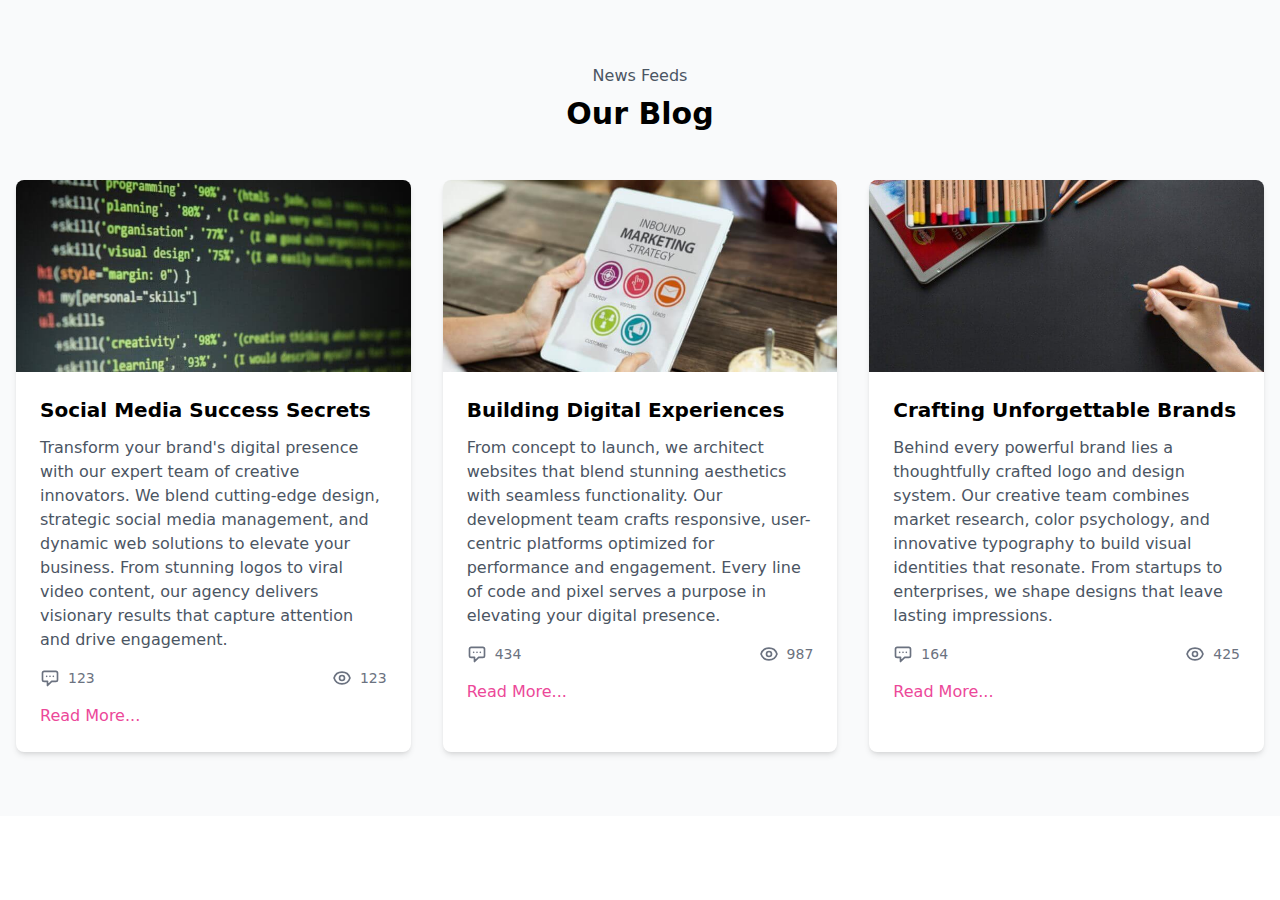
<file: pages/blog.html>
<!DOCTYPE html>
<html lang="en">
<head>
    <meta charset="UTF-8">
    <meta name="viewport" content="width=device-width, initial-scale=1.0">
    <title>Blog | Visionary Creations</title>
    <script src="../tailwind.js"></script>
</head>
<body class="w-full h-screen bg-white">
    <!-- Start Blog Section Container -->
    <section class="py-16 bg-gray-50">
        <!-- Header -->
        <div class="container mx-auto px-4">
            <div class="text-center mb-12">
                <p class="text-gray-600 mb-2">News Feeds</p>
                <h2 class="text-3xl font-bold">Our Blog</h2>
            </div>

            <!-- Blog Grid -->
            <div class="grid grid-cols-1 md:grid-cols-2 lg:grid-cols-3 gap-8">
                <!-- Blog Card 1 -->
                <div class="bg-white rounded-lg shadow-md overflow-hidden">
                    <div class="relative h-48">
                        <img src="../images/blog-3.jpg" alt="Art Supplies" class="w-full h-full object-cover">
                    </div>
                    <div class="p-6">
                        <h3 class="text-xl font-semibold mb-3">Social Media Success Secrets</h3>
                        <p class="text-gray-600 mb-4">Transform your brand's digital presence with our expert team of creative innovators. We blend cutting-edge design, strategic social media management, and dynamic web solutions to elevate your business. From stunning logos to viral video content, our agency delivers visionary results that capture attention and drive engagement.</p>
                        <div class="flex items-center justify-between text-sm text-gray-500">
                            <div class="flex items-center space-x-2">
                                <svg class="w-5 h-5" fill="none" stroke="currentColor" viewBox="0 0 24 24">
                                    <path stroke-linecap="round" stroke-linejoin="round" stroke-width="2" d="M8 10h.01M12 10h.01M16 10h.01M9 16H5a2 2 0 01-2-2V6a2 2 0 012-2h14a2 2 0 012 2v8a2 2 0 01-2 2h-5l-5 5v-5z"/>
                                </svg>
                                <span>123</span>
                            </div>
                            <div class="flex items-center space-x-2">
                                <svg class="w-5 h-5" fill="none" stroke="currentColor" viewBox="0 0 24 24">
                                    <path stroke-linecap="round" stroke-linejoin="round" stroke-width="2" d="M15 12a3 3 0 11-6 0 3 3 0 016 0z"/>
                                    <path stroke-linecap="round" stroke-linejoin="round" stroke-width="2" d="M2.458 12C3.732 7.943 7.523 5 12 5c4.478 0 8.268 2.943 9.542 7-1.274 4.057-5.064 7-9.542 7-4.477 0-8.268-2.943-9.542-7z"/>
                                </svg>
                                <span>123</span>
                            </div>
                        </div>
                        <a href="#" class="inline-block mt-4 text-pink-500 hover:text-pink-600">Read More...</a>
                    </div>
                </div>

                <!-- Blog Card 2 -->
                <div class="bg-white rounded-lg shadow-md overflow-hidden">
                    <div class="relative h-48">
                        <img src="../images/blog-2.jpg" alt="Marketing" class="w-full h-full object-cover">
                    </div>
                    <div class="p-6">
                        <h3 class="text-xl font-semibold mb-3">Building Digital Experiences</h3>
                        <p class="text-gray-600 mb-4">From concept to launch, we architect websites that blend stunning aesthetics with seamless functionality. Our development team crafts responsive, user-centric platforms optimized for performance and engagement. Every line of code and pixel serves a purpose in elevating your digital presence.</p>
                        <div class="flex items-center justify-between text-sm text-gray-500">
                            <div class="flex items-center space-x-2">
                                <svg class="w-5 h-5" fill="none" stroke="currentColor" viewBox="0 0 24 24">
                                    <path stroke-linecap="round" stroke-linejoin="round" stroke-width="2" d="M8 10h.01M12 10h.01M16 10h.01M9 16H5a2 2 0 01-2-2V6a2 2 0 012-2h14a2 2 0 012 2v8a2 2 0 01-2 2h-5l-5 5v-5z"/>
                                </svg>
                                <span>434</span>
                            </div>
                            <div class="flex items-center space-x-2">
                                <svg class="w-5 h-5" fill="none" stroke="currentColor" viewBox="0 0 24 24">
                                    <path stroke-linecap="round" stroke-linejoin="round" stroke-width="2" d="M15 12a3 3 0 11-6 0 3 3 0 016 0z"/>
                                    <path stroke-linecap="round" stroke-linejoin="round" stroke-width="2" d="M2.458 12C3.732 7.943 7.523 5 12 5c4.478 0 8.268 2.943 9.542 7-1.274 4.057-5.064 7-9.542 7-4.477 0-8.268-2.943-9.542-7z"/>
                                </svg>
                                <span>987</span>
                            </div>
                        </div>
                        <a href="#" class="inline-block mt-4 text-pink-500 hover:text-pink-600">Read More...</a>
                    </div>
                </div>

                <!-- Blog Card 3 -->
                <div class="bg-white rounded-lg shadow-md overflow-hidden">
                    <div class="relative h-48">
                        <img src="../images/blog-1.jpg" alt="Code" class="w-full h-full object-cover">
                    </div>
                    <div class="p-6">
                        <h3 class="text-xl font-semibold mb-3">Crafting Unforgettable Brands</h3>
                        <p class="text-gray-600 mb-4">Behind every powerful brand lies a thoughtfully crafted logo and design system. Our creative team combines market research, color psychology, and innovative typography to build visual identities that resonate. From startups to enterprises, we shape designs that leave lasting impressions.</p>
                        <div class="flex items-center justify-between text-sm text-gray-500">
                            <div class="flex items-center space-x-2">
                                <svg class="w-5 h-5" fill="none" stroke="currentColor" viewBox="0 0 24 24">
                                    <path stroke-linecap="round" stroke-linejoin="round" stroke-width="2" d="M8 10h.01M12 10h.01M16 10h.01M9 16H5a2 2 0 01-2-2V6a2 2 0 012-2h14a2 2 0 012 2v8a2 2 0 01-2 2h-5l-5 5v-5z"/>
                                </svg>
                                <span>164</span>
                            </div>
                            <div class="flex items-center space-x-2">
                                <svg class="w-5 h-5" fill="none" stroke="currentColor" viewBox="0 0 24 24">
                                    <path stroke-linecap="round" stroke-linejoin="round" stroke-width="2" d="M15 12a3 3 0 11-6 0 3 3 0 016 0z"/>
                                    <path stroke-linecap="round" stroke-linejoin="round" stroke-width="2" d="M2.458 12C3.732 7.943 7.523 5 12 5c4.478 0 8.268 2.943 9.542 7-1.274 4.057-5.064 7-9.542 7-4.477 0-8.268-2.943-9.542-7z"/>
                                </svg>
                                <span>425</span>
                            </div>
                        </div>
                        <a href="#" class="inline-block mt-4 text-pink-500 hover:text-pink-600">Read More...</a>
                    </div>
                </div>
            </div>
        </div>
    </section>
    <!-- End Blog Section Container -->
</body>
</html>
</file>
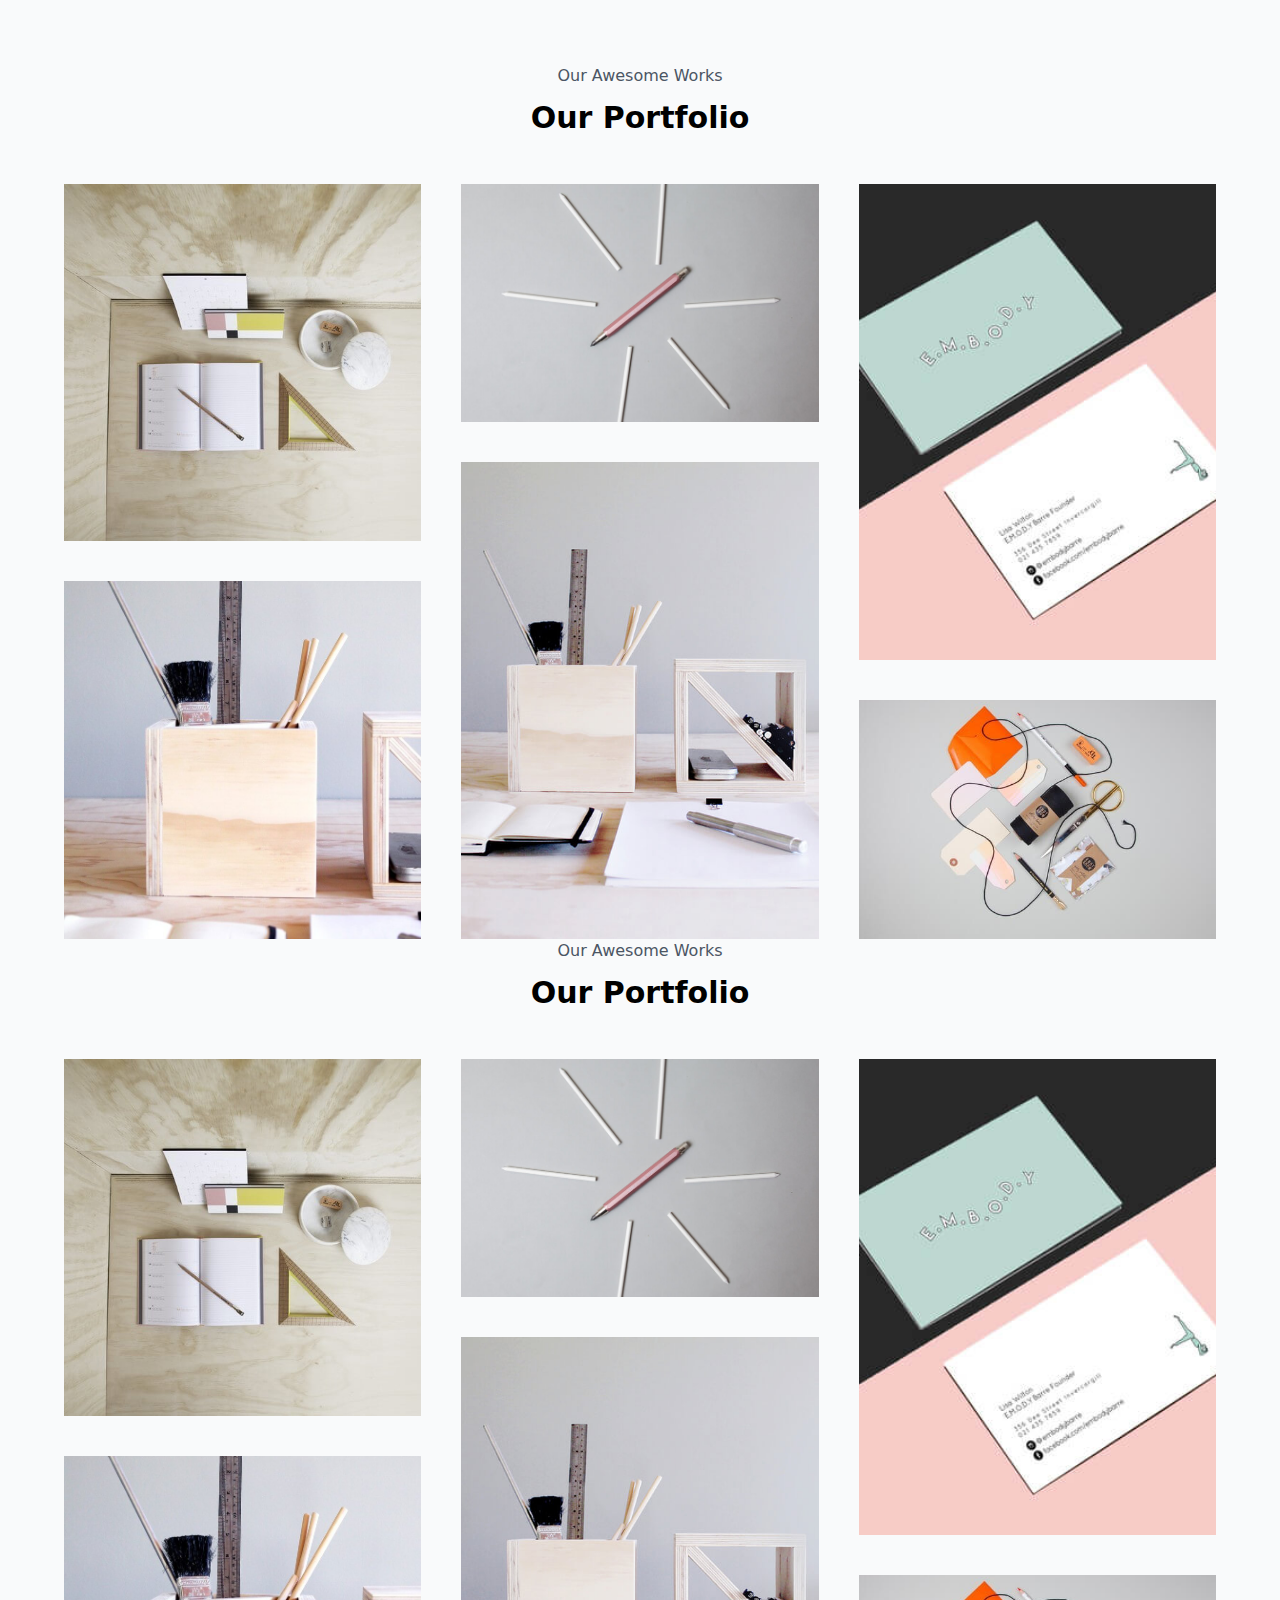
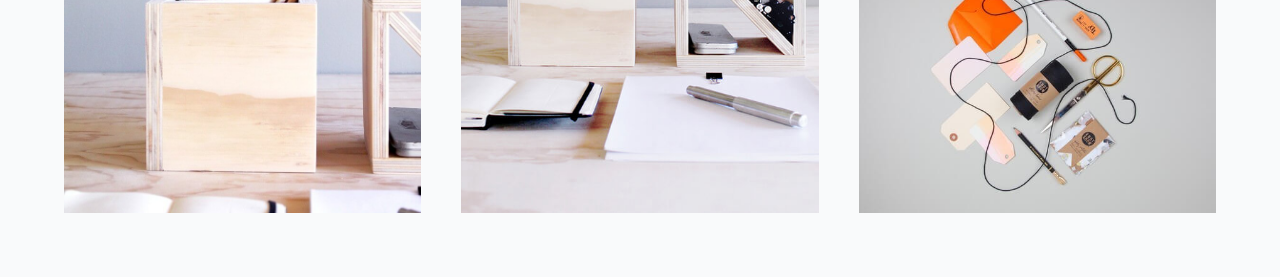
<file: pages/portfolio.html>
<!DOCTYPE html>
<html lang="en">
  <head>
    <meta charset="UTF-8" />
    <meta name="viewport" content="width=device-width, initial-scale=1.0" />
    <title>Portfolio | Visionary Creation</title>
    <script src="../tailwind.js"></script>
</head>
<body class="w-full h-screen bg-white">

  </head>
  <body class="w-full h-screen bg-white">
    <section class="py-16 bg-gray-50">
        <div class="container mx-auto px-4">
            <div class="flex w-full flex-col items-center mb-12">
                <p class="text-gray-600 mb-3">Our Awesome Works</p>
                <h2 class="text-3xl font-bold">Our Portfolio</h2>
            </div>
            
                        <!-- Hidden checkbox controls for each image -->
            <input type="checkbox" class="hidden peer/img1" id="modal-1">
            <input type="checkbox" class="hidden peer/img2" id="modal-2">
            <input type="checkbox" class="hidden peer/img3" id="modal-3">
            <input type="checkbox" class="hidden peer/img4" id="modal-4">
            <input type="checkbox" class="hidden peer/img5" id="modal-5">
            <input type="checkbox" class="hidden peer/img6" id="modal-6">

            <!-- Main Grid -->
            <div class="grid grid-cols-1 sm:grid-cols-1 md:grid-cols-3 lg:grid-cols-3 gap-10 max-w-6xl mx-auto">
                <!-- Left Column -->
                <div class="space-y-10">
                    <!-- First Image -->
                    <div class="relative group">
                        <img src="../images/folio-1.jpg" alt="Stationery layout" 
                            class="w-full aspect-[3/3] object-cover transition duration-300 ease-in-out" />
                        <!-- Hover Overlay -->
                        <div class="absolute inset-0 bg-pink-500 bg-opacity-75 opacity-0 group-hover:opacity-100 transition-opacity duration-300 flex items-center justify-center">
                            <div class="flex gap-4">
                                <!-- Search Button -->
                                <label for="modal-1" class="p-3 bg-white rounded-full hover:bg-gray-100 transition-colors cursor-pointer">
                                    <svg class="w-5 h-5" fill="none" stroke="currentColor" viewBox="0 0 24 24">
                                        <path stroke-linecap="round" stroke-linejoin="round" stroke-width="2" d="M21 21l-6-6m2-5a7 7 0 11-14 0 7 7 0 0114 0z" />
                                    </svg>
                                </label>
                                <!-- Link Button -->
                                <button class="p-3 bg-transparent border border-black rounded-full hover:bg-gray-100 transition-colors">
                                    <svg class="w-5 h-5" fill="none" stroke="currentColor" viewBox="0 0 24 24">
                                        <path stroke-linecap="round" stroke-linejoin="round" stroke-width="2" d="M13.828 10.172a4 4 0 00-5.656 0l-4 4a4 4 0 105.656 5.656l1.102-1.101m-.758-4.899a4 4 0 005.656 0l4-4a4 4 0 00-5.656-5.656l-1.1 1.1" />
                                    </svg>
                                </button>
                            </div>
                        </div>
                    </div>

                    <!-- Second Image -->
                    <div class="relative group">
                        <img src="../images/folio-4.jpg" alt="Minimal clock design" 
                            class="w-full aspect-[3/3] object-cover transition duration-300 ease-in-out" />
                        <div class="absolute inset-0 bg-pink-500 bg-opacity-75 opacity-0 group-hover:opacity-100 transition-opacity duration-300 flex items-center justify-center">
                            <div class="flex gap-4">
                                <label for="modal-2" class="p-3 bg-white rounded-full hover:bg-gray-100 transition-colors cursor-pointer">
                                    <svg class="w-5 h-5" fill="none" stroke="currentColor" viewBox="0 0 24 24">
                                        <path stroke-linecap="round" stroke-linejoin="round" stroke-width="2" d="M21 21l-6-6m2-5a7 7 0 11-14 0 7 7 0 0114 0z" />
                                    </svg>
                                </label>
                                <button class="p-3 bg-transparent border border-black rounded-full hover:bg-gray-100 transition-colors">
                                    <svg class="w-5 h-5" fill="none" stroke="currentColor" viewBox="0 0 24 24">
                                        <path stroke-linecap="round" stroke-linejoin="round" stroke-width="2" d="M13.828 10.172a4 4 0 00-5.656 0l-4 4a4 4 0 105.656 5.656l1.102-1.101m-.758-4.899a4 4 0 005.656 0l4-4a4 4 0 00-5.656-5.656l-1.1 1.1" />
                                    </svg>
                                </button>
                            </div>
                        </div>
                    </div>
                </div>

                <!-- Middle Column -->
                <div class="space-y-10">
                    <div class="relative group">
                        <img src="../images/folio-2.jpg" alt="Business cards" 
                            class="w-full aspect-[3/2] object-cover" />
                        <div class="absolute inset-0 bg-pink-500 bg-opacity-75 opacity-0 group-hover:opacity-100 transition-opacity duration-300 flex items-center justify-center">
                            <div class="flex gap-4">
                                <label for="modal-3" class="p-3 bg-white rounded-full hover:bg-gray-100 transition-colors cursor-pointer">
                                    <svg class="w-5 h-5" fill="none" stroke="currentColor" viewBox="0 0 24 24">
                                        <path stroke-linecap="round" stroke-linejoin="round" stroke-width="2" d="M21 21l-6-6m2-5a7 7 0 11-14 0 7 7 0 0114 0z" />
                                    </svg>
                                </label>
                                <button class="p-3 bg-transparent border border-black rounded-full hover:bg-gray-100 transition-colors">
                                    <svg class="w-5 h-5" fill="none" stroke="currentColor" viewBox="0 0 24 24">
                                        <path stroke-linecap="round" stroke-linejoin="round" stroke-width="2" d="M13.828 10.172a4 4 0 00-5.656 0l-4 4a4 4 0 105.656 5.656l1.102-1.101m-.758-4.899a4 4 0 005.656 0l4-4a4 4 0 00-5.656-5.656l-1.1 1.1" />
                                    </svg>
                                </button>
                            </div>
                        </div>
                    </div>

                    <div class="relative group">
                        <img src="../images/folio-5.jpg" alt="Wooden desk organizer" 
                            class="w-full aspect-[3/4] object-cover" />
                        <div class="absolute inset-0 bg-pink-500 bg-opacity-75 opacity-0 group-hover:opacity-100 transition-opacity duration-300 flex items-center justify-center">
                            <div class="flex gap-4">
                                <label for="modal-4" class="p-3 bg-white rounded-full hover:bg-gray-100 transition-colors cursor-pointer">
                                    <svg class="w-5 h-5" fill="none" stroke="currentColor" viewBox="0 0 24 24">
                                        <path stroke-linecap="round" stroke-linejoin="round" stroke-width="2" d="M21 21l-6-6m2-5a7 7 0 11-14 0 7 7 0 0114 0z" />
                                    </svg>
                                </label>
                                <button class="p-3 bg-transparent border border-black rounded-full hover:bg-gray-100 transition-colors">
                                    <svg class="w-5 h-5" fill="none" stroke="currentColor" viewBox="0 0 24 24">
                                        <path stroke-linecap="round" stroke-linejoin="round" stroke-width="2" d="M13.828 10.172a4 4 0 00-5.656 0l-4 4a4 4 0 105.656 5.656l1.102-1.101m-.758-4.899a4 4 0 005.656 0l4-4a4 4 0 00-5.656-5.656l-1.1 1.1" />
                                    </svg>
                                </button>
                            </div>
                        </div>
                    </div>
                </div>

                <!-- Right Column -->
                <div class="space-y-10">
                    <div class="relative group">
                        <img src="../images/folio-3.jpg" alt="White desk organizer" 
                            class="w-full aspect-[3/4] object-cover" />
                        <div class="absolute inset-0 bg-pink-500 bg-opacity-75 opacity-0 group-hover:opacity-100 transition-opacity duration-300 flex items-center justify-center">
                            <div class="flex gap-4">
                                <label for="modal-5" class="p-3 bg-white rounded-full hover:bg-gray-100 transition-colors cursor-pointer">
                                    <svg class="w-5 h-5" fill="none" stroke="currentColor" viewBox="0 0 24 24">
                                        <path stroke-linecap="round" stroke-linejoin="round" stroke-width="2" d="M21 21l-6-6m2-5a7 7 0 11-14 0 7 7 0 0114 0z" />
                                    </svg>
                                </label>
                                <button class="p-3 bg-transparent border border-black rounded-full hover:bg-gray-100 transition-colors">
                                    <svg class="w-5 h-5" fill="none" stroke="currentColor" viewBox="0 0 24 24">
                                        <path stroke-linecap="round" stroke-linejoin="round" stroke-width="2" d="M13.828 10.172a4 4 0 00-5.656 0l-4 4a4 4 0 105.656 5.656l1.102-1.101m-.758-4.899a4 4 0 005.656 0l4-4a4 4 0 00-5.656-5.656l-1.1 1.1" />
                                    </svg>
                                </button>
                            </div>
                        </div>
                    </div>

                    <div class="relative group">
                        <img src="../images/folio-6.jpg" alt="Orange and white office supplies" 
                            class="w-full aspect-[3/2] object-cover" />
                        <div class="absolute inset-0 bg-pink-500 bg-opacity-75 opacity-0 group-hover:opacity-100 transition-opacity duration-300 flex items-center justify-center">
                            <div class="flex gap-4">
                                <label for="modal-6" class="p-3 bg-white rounded-full hover:bg-gray-100 transition-colors cursor-pointer">
                                    <svg class="w-5 h-5" fill="none" stroke="currentColor" viewBox="0 0 24 24">
                                        <path stroke-linecap="round" stroke-linejoin="round" stroke-width="2" d="M21 21l-6-6m2-5a7 7 0 11-14 0 7 7 0 0114 0z" />
                                    </svg>
                                </label>
                                <button class="p-3 bg-transparent border border-black rounded-full hover:bg-gray-100 transition-colors">
                                    <svg class="w-5 h-5" fill="none" stroke="currentColor" viewBox="0 0 24 24">
                                        <path stroke-linecap="round" stroke-linejoin="round" stroke-width="2" d="M13.828 10.172a4 4 0 00-5.656 0l-4 4a4 4 0 105.656 5.656l1.102-1.101m-.758-4.899a4 4 0 005.656 0l4-4a4 4 0 00-5.656-5.656l-1.1 1.1" />
                                    </svg>
                                </button>
                            </div>
                        </div>
                    </div>
                </div>
            </div>

            <!-- Modal for Image 1 -->
            <div class="fixed inset-0 z-50 items-center justify-center hidden peer-checked/img1:flex">
                <label for="modal-1" class="absolute inset-0 bg-black/80 cursor-pointer"></label>
                <div class="relative z-10 max-w-4xl mx-4">
                    <label for="modal-1" class="absolute -top-10 right-0 text-white hover:text-pink-500 transition-colors cursor-pointer">
                        <svg xmlns="http://www.w3.org/2000/svg" class="h-8 w-8" fill="none" viewBox="0 0 24 24" stroke="currentColor">
                            <path stroke-linecap="round" stroke-linejoin="round" stroke-width="2" d="M6 18L18 6M6 6l12 12" />
                        </svg>
                    </label>
                    <img src="../images/folio-1.jpg" alt="Stationery layout" class="max-h-[80vh] w-auto">
                </div>
            </div>

            <!-- Modal for Image 2 -->
            <div class="fixed inset-0 z-50 items-center justify-center hidden peer-checked/img2:flex">
                <label for="modal-2" class="absolute inset-0 bg-black/80 cursor-pointer"></label>
                <div class="relative z-10 max-w-4xl mx-4">
                    <label for="modal-2" class="absolute -top-10 right-0 text-white hover:text-pink-500 transition-colors cursor-pointer">
                        <svg xmlns="http://www.w3.org/2000/svg" class="h-8 w-8" fill="none" viewBox="0 0 24 24" stroke="currentColor">
                            <path stroke-linecap="round" stroke-linejoin="round" stroke-width="2" d="M6 18L18 6M6 6l12 12" />
                        </svg>
                    </label>
                    <img src="../images/folio-4.jpg" alt="Minimal clock design" class="max-h-[80vh] w-auto">
                </div>
            </div>
            <!-- Modal for Image 3 (Completing the cut-off part) -->
            <div class="fixed inset-0 z-50 items-center justify-center hidden peer-checked/img3:flex">
                <label for="modal-3" class="absolute inset-0 bg-black/80 cursor-pointer"></label>
                <div class="relative z-10 max-w-4xl mx-4">
                    <label for="modal-3" class="absolute -top-10 right-0 text-white hover:text-pink-500 transition-colors cursor-pointer">
                        <svg xmlns="http://www.w3.org/2000/svg" class="h-8 w-8" fill="none" viewBox="0 0 24 24" stroke="currentColor">
                            <path stroke-linecap="round" stroke-linejoin="round" stroke-width="2" d="M6 18L18 6M6 6l12 12" />
                        </svg>
                    </label>
                    <img src="../images/folio-2.jpg" alt="Business cards" class="max-h-[80vh] w-auto">
                </div>
            </div>

            <!-- Modal for Image 4 -->
            <div class="fixed inset-0 z-50 items-center justify-center hidden peer-checked/img4:flex">
                <label for="modal-4" class="absolute inset-0 bg-black/80 cursor-pointer"></label>
                <div class="relative z-10 max-w-4xl mx-4">
                    <label for="modal-4" class="absolute -top-10 right-0 text-white hover:text-pink-500 transition-colors cursor-pointer">
                        <svg xmlns="http://www.w3.org/2000/svg" class="h-8 w-8" fill="none" viewBox="0 0 24 24" stroke="currentColor">
                            <path stroke-linecap="round" stroke-linejoin="round" stroke-width="2" d="M6 18L18 6M6 6l12 12" />
                        </svg>
                    </label>
                    <img src="../images/folio-5.jpg" alt="Wooden desk organizer" class="max-h-[80vh] w-auto">
                </div>
            </div>

            <!-- Modal for Image 5 -->
            <div class="fixed inset-0 z-50 items-center justify-center hidden peer-checked/img5:flex">
                <label for="modal-5" class="absolute inset-0 bg-black/80 cursor-pointer"></label>
                <div class="relative z-10 max-w-4xl mx-4">
                    <label for="modal-5" class="absolute -top-10 right-0 text-white hover:text-pink-500 transition-colors cursor-pointer">
                        <svg xmlns="http://www.w3.org/2000/svg" class="h-8 w-8" fill="none" viewBox="0 0 24 24" stroke="currentColor">
                            <path stroke-linecap="round" stroke-linejoin="round" stroke-width="2" d="M6 18L18 6M6 6l12 12" />
                        </svg>
                    </label>
                    <img src="../images/folio-3.jpg" alt="White desk organizer" class="max-h-[80vh] w-auto">
                </div>
            </div>

            <!-- Modal for Image 6 -->
            <div class="fixed inset-0 z-50 items-center justify-center hidden peer-checked/img6:flex">
                <label for="modal-6" class="absolute inset-0 bg-black/80 cursor-pointer"></label>
                <div class="relative z-10 max-w-4xl mx-4">
                    <label for="modal-6" class="absolute -top-10 right-0 text-white hover:text-pink-500 transition-colors cursor-pointer">
                        <svg xmlns="http://www.w3.org/2000/svg" class="h-8 w-8" fill="none" viewBox="0 0 24 24" stroke="currentColor">
                            <path stroke-linecap="round" stroke-linejoin="round" stroke-width="2" d="M6 18L18 6M6 6l12 12" />
                        </svg>
                    </label>
                    <img src="../images/folio-6.jpg" alt="Orange and white office supplies" class="max-h-[80vh] w-auto">
                </div>
            </div>
        </div>
      <div class="container mx-auto px-4">
        <div class="flex w-full flex-col items-center mb-12">
          <p class="text-gray-600 mb-3">Our Awesome Works</p>
          <h2 class="text-3xl font-bold">Our Portfolio</h2>
        </div>

        <!-- Masonry Gallery Grid -->
        <div
          class="grid grid-cols-1 sm:grid-cols-1 md:grid-cols-3 lg:grid-cols-3 gap-10 max-w-6xl mx-auto"
        >
          <!-- Left Column -->
          <div class="space-y-10">
            <div>
              <img
                src="../images/folio-1.jpg"
                alt="Stationery layout"
                class="w-full aspect-[3/3] object-cover"
              />
            </div>
            <div>
              <img
                src="../images/folio-4.jpg"
                alt="Minimal clock design"
                class="w-full aspect-[3/3] object-cover"
              />
            </div>
          </div>

          <!-- Middle Column -->
          <div class="space-y-10">
            <div>
              <img
                src="../images/folio-2.jpg"
                alt="Business cards"
                class="w-full aspect-[3/2] object-cover"
              />
            </div>
            <div>
              <img
                src="../images/folio-5.jpg"
                alt="Wooden desk organizer"
                class="w-full aspect-[3/4] object-cover"
              />
            </div>
          </div>

          <!-- Right Column -->
          <div class="space-y-10">
            <!--col-span-2 lg:col-span-1-->
            <div>
              <img
                src="../images/folio-3.jpg"
                alt="White desk organizer"
                class="w-full aspect-[3/4] object-cover"
                object-cover
              />
            </div>
            <div>
              <img
                src="../images/folio-6.jpg"
                alt="Orange and white office supplies"
                class="w-full aspect-[3/2] object-cover"
              />
            </div>
          </div>
        </div>
      </div>
    </section>

</body>
</html>
</file>
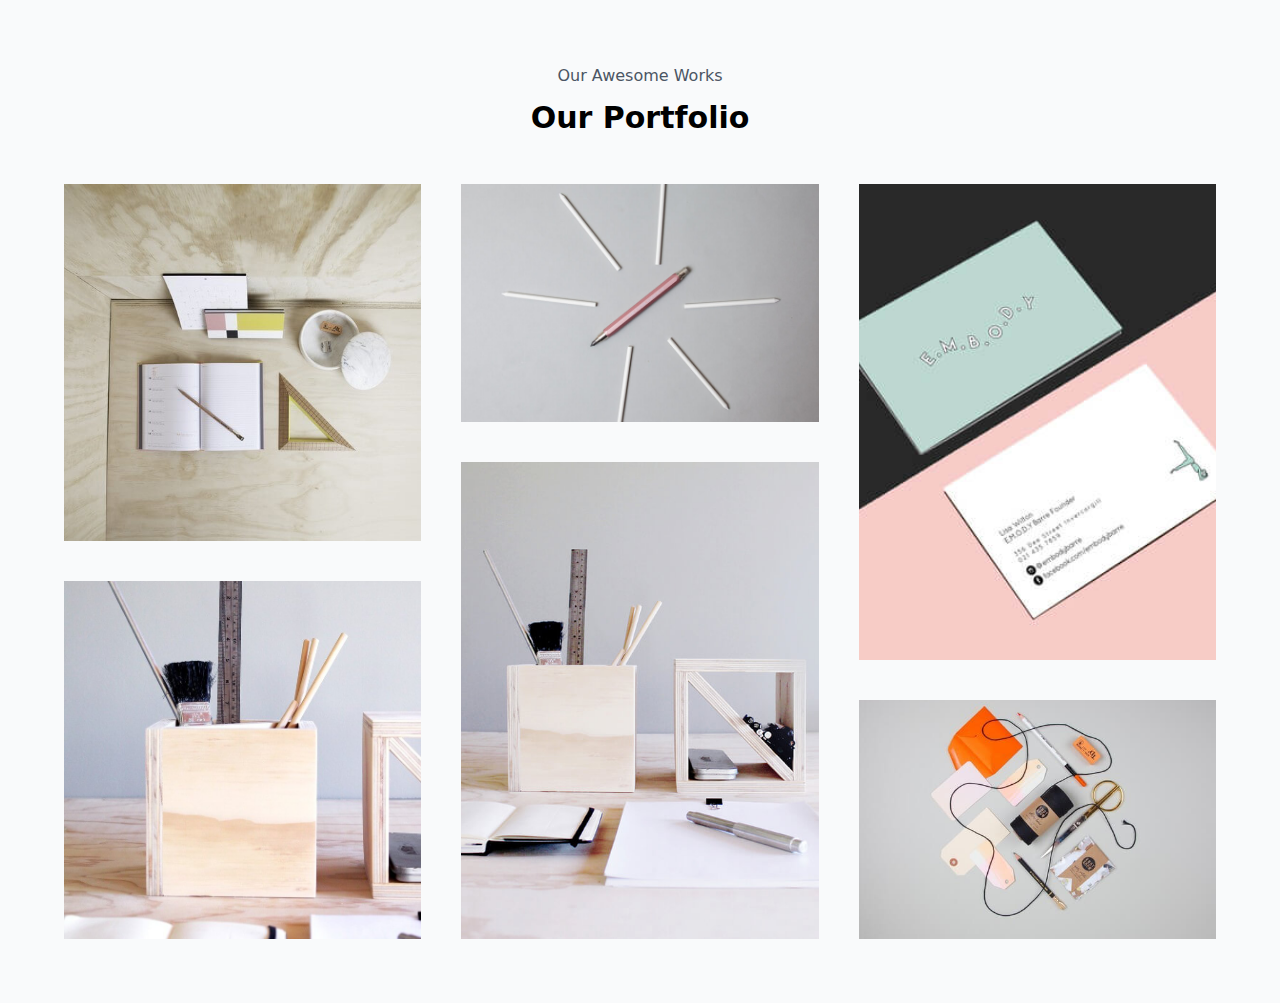
<file: pages/test.html>
<!DOCTYPE html>
<html lang="en">
<head>
    <meta charset="UTF-8">
    <meta name="viewport" content="width=device-width, initial-scale=1.0">
    <title>Portfolio | Viosionary Creation</title>
    <script src="../tailwind.js"></script>
</head>
<body class="w-full h-screen bg-white">

    <section class="py-16 bg-gray-50">
        <div class="container mx-auto px-4">
            <div class="flex w-full flex-col items-center mb-12">
                <p class="text-gray-600 mb-3">Our Awesome Works</p>
                <h2 class="text-3xl font-bold">Our Portfolio</h2>
            </div>
            
                        <!-- Hidden checkbox controls for each image -->
            <input type="checkbox" class="hidden peer/img1" id="modal-1">
            <input type="checkbox" class="hidden peer/img2" id="modal-2">
            <input type="checkbox" class="hidden peer/img3" id="modal-3">
            <input type="checkbox" class="hidden peer/img4" id="modal-4">
            <input type="checkbox" class="hidden peer/img5" id="modal-5">
            <input type="checkbox" class="hidden peer/img6" id="modal-6">

            <!-- Main Grid -->
            <div class="grid grid-cols-1 sm:grid-cols-1 md:grid-cols-3 lg:grid-cols-3 gap-10 max-w-6xl mx-auto">
                <!-- Left Column -->
                <div class="space-y-10">
                    <!-- First Image -->
                    <div class="relative group">
                        <img src="../images/folio-1.jpg" alt="Stationery layout" 
                            class="w-full aspect-[3/3] object-cover transition duration-300 ease-in-out" />
                        <!-- Hover Overlay -->
                        <div class="absolute inset-0 bg-pink-500 bg-opacity-75 opacity-0 group-hover:opacity-100 transition-opacity duration-300 flex items-center justify-center">
                            <div class="flex gap-4">
                                <!-- Search Button -->
                                <label for="modal-1" class="p-3 bg-white rounded-full hover:bg-gray-100 transition-colors cursor-pointer">
                                    <svg class="w-5 h-5" fill="none" stroke="currentColor" viewBox="0 0 24 24">
                                        <path stroke-linecap="round" stroke-linejoin="round" stroke-width="2" d="M21 21l-6-6m2-5a7 7 0 11-14 0 7 7 0 0114 0z" />
                                    </svg>
                                </label>
                                <!-- Link Button -->
                                <button class="p-3 bg-transparent border border-black rounded-full hover:bg-gray-100 transition-colors">
                                    <svg class="w-5 h-5" fill="none" stroke="currentColor" viewBox="0 0 24 24">
                                        <path stroke-linecap="round" stroke-linejoin="round" stroke-width="2" d="M13.828 10.172a4 4 0 00-5.656 0l-4 4a4 4 0 105.656 5.656l1.102-1.101m-.758-4.899a4 4 0 005.656 0l4-4a4 4 0 00-5.656-5.656l-1.1 1.1" />
                                    </svg>
                                </button>
                            </div>
                        </div>
                    </div>

                    <!-- Second Image -->
                    <div class="relative group">
                        <img src="../images/folio-4.jpg" alt="Minimal clock design" 
                            class="w-full aspect-[3/3] object-cover transition duration-300 ease-in-out" />
                        <div class="absolute inset-0 bg-pink-500 bg-opacity-75 opacity-0 group-hover:opacity-100 transition-opacity duration-300 flex items-center justify-center">
                            <div class="flex gap-4">
                                <label for="modal-2" class="p-3 bg-white rounded-full hover:bg-gray-100 transition-colors cursor-pointer">
                                    <svg class="w-5 h-5" fill="none" stroke="currentColor" viewBox="0 0 24 24">
                                        <path stroke-linecap="round" stroke-linejoin="round" stroke-width="2" d="M21 21l-6-6m2-5a7 7 0 11-14 0 7 7 0 0114 0z" />
                                    </svg>
                                </label>
                                <button class="p-3 bg-transparent border border-black rounded-full hover:bg-gray-100 transition-colors">
                                    <svg class="w-5 h-5" fill="none" stroke="currentColor" viewBox="0 0 24 24">
                                        <path stroke-linecap="round" stroke-linejoin="round" stroke-width="2" d="M13.828 10.172a4 4 0 00-5.656 0l-4 4a4 4 0 105.656 5.656l1.102-1.101m-.758-4.899a4 4 0 005.656 0l4-4a4 4 0 00-5.656-5.656l-1.1 1.1" />
                                    </svg>
                                </button>
                            </div>
                        </div>
                    </div>
                </div>

                <!-- Middle Column -->
                <div class="space-y-10">
                    <div class="relative group">
                        <img src="../images/folio-2.jpg" alt="Business cards" 
                            class="w-full aspect-[3/2] object-cover" />
                        <div class="absolute inset-0 bg-pink-500 bg-opacity-75 opacity-0 group-hover:opacity-100 transition-opacity duration-300 flex items-center justify-center">
                            <div class="flex gap-4">
                                <label for="modal-3" class="p-3 bg-white rounded-full hover:bg-gray-100 transition-colors cursor-pointer">
                                    <svg class="w-5 h-5" fill="none" stroke="currentColor" viewBox="0 0 24 24">
                                        <path stroke-linecap="round" stroke-linejoin="round" stroke-width="2" d="M21 21l-6-6m2-5a7 7 0 11-14 0 7 7 0 0114 0z" />
                                    </svg>
                                </label>
                                <button class="p-3 bg-transparent border border-black rounded-full hover:bg-gray-100 transition-colors">
                                    <svg class="w-5 h-5" fill="none" stroke="currentColor" viewBox="0 0 24 24">
                                        <path stroke-linecap="round" stroke-linejoin="round" stroke-width="2" d="M13.828 10.172a4 4 0 00-5.656 0l-4 4a4 4 0 105.656 5.656l1.102-1.101m-.758-4.899a4 4 0 005.656 0l4-4a4 4 0 00-5.656-5.656l-1.1 1.1" />
                                    </svg>
                                </button>
                            </div>
                        </div>
                    </div>

                    <div class="relative group">
                        <img src="../images/folio-5.jpg" alt="Wooden desk organizer" 
                            class="w-full aspect-[3/4] object-cover" />
                        <div class="absolute inset-0 bg-pink-500 bg-opacity-75 opacity-0 group-hover:opacity-100 transition-opacity duration-300 flex items-center justify-center">
                            <div class="flex gap-4">
                                <label for="modal-4" class="p-3 bg-white rounded-full hover:bg-gray-100 transition-colors cursor-pointer">
                                    <svg class="w-5 h-5" fill="none" stroke="currentColor" viewBox="0 0 24 24">
                                        <path stroke-linecap="round" stroke-linejoin="round" stroke-width="2" d="M21 21l-6-6m2-5a7 7 0 11-14 0 7 7 0 0114 0z" />
                                    </svg>
                                </label>
                                <button class="p-3 bg-transparent border border-black rounded-full hover:bg-gray-100 transition-colors">
                                    <svg class="w-5 h-5" fill="none" stroke="currentColor" viewBox="0 0 24 24">
                                        <path stroke-linecap="round" stroke-linejoin="round" stroke-width="2" d="M13.828 10.172a4 4 0 00-5.656 0l-4 4a4 4 0 105.656 5.656l1.102-1.101m-.758-4.899a4 4 0 005.656 0l4-4a4 4 0 00-5.656-5.656l-1.1 1.1" />
                                    </svg>
                                </button>
                            </div>
                        </div>
                    </div>
                </div>

                <!-- Right Column -->
                <div class="space-y-10">
                    <div class="relative group">
                        <img src="../images/folio-3.jpg" alt="White desk organizer" 
                            class="w-full aspect-[3/4] object-cover" />
                        <div class="absolute inset-0 bg-pink-500 bg-opacity-75 opacity-0 group-hover:opacity-100 transition-opacity duration-300 flex items-center justify-center">
                            <div class="flex gap-4">
                                <label for="modal-5" class="p-3 bg-white rounded-full hover:bg-gray-100 transition-colors cursor-pointer">
                                    <svg class="w-5 h-5" fill="none" stroke="currentColor" viewBox="0 0 24 24">
                                        <path stroke-linecap="round" stroke-linejoin="round" stroke-width="2" d="M21 21l-6-6m2-5a7 7 0 11-14 0 7 7 0 0114 0z" />
                                    </svg>
                                </label>
                                <button class="p-3 bg-transparent border border-black rounded-full hover:bg-gray-100 transition-colors">
                                    <svg class="w-5 h-5" fill="none" stroke="currentColor" viewBox="0 0 24 24">
                                        <path stroke-linecap="round" stroke-linejoin="round" stroke-width="2" d="M13.828 10.172a4 4 0 00-5.656 0l-4 4a4 4 0 105.656 5.656l1.102-1.101m-.758-4.899a4 4 0 005.656 0l4-4a4 4 0 00-5.656-5.656l-1.1 1.1" />
                                    </svg>
                                </button>
                            </div>
                        </div>
                    </div>

                    <div class="relative group">
                        <img src="../images/folio-6.jpg" alt="Orange and white office supplies" 
                            class="w-full aspect-[3/2] object-cover" />
                        <div class="absolute inset-0 bg-pink-500 bg-opacity-75 opacity-0 group-hover:opacity-100 transition-opacity duration-300 flex items-center justify-center">
                            <div class="flex gap-4">
                                <label for="modal-6" class="p-3 bg-white rounded-full hover:bg-gray-100 transition-colors cursor-pointer">
                                    <svg class="w-5 h-5" fill="none" stroke="currentColor" viewBox="0 0 24 24">
                                        <path stroke-linecap="round" stroke-linejoin="round" stroke-width="2" d="M21 21l-6-6m2-5a7 7 0 11-14 0 7 7 0 0114 0z" />
                                    </svg>
                                </label>
                                <button class="p-3 bg-transparent border border-black rounded-full hover:bg-gray-100 transition-colors">
                                    <svg class="w-5 h-5" fill="none" stroke="currentColor" viewBox="0 0 24 24">
                                        <path stroke-linecap="round" stroke-linejoin="round" stroke-width="2" d="M13.828 10.172a4 4 0 00-5.656 0l-4 4a4 4 0 105.656 5.656l1.102-1.101m-.758-4.899a4 4 0 005.656 0l4-4a4 4 0 00-5.656-5.656l-1.1 1.1" />
                                    </svg>
                                </button>
                            </div>
                        </div>
                    </div>
                </div>
            </div>

            <!-- Modal for Image 1 -->
            <div class="fixed inset-0 z-50 items-center justify-center hidden peer-checked/img1:flex">
                <label for="modal-1" class="absolute inset-0 bg-black/80 cursor-pointer"></label>
                <div class="relative z-10 max-w-4xl mx-4">
                    <label for="modal-1" class="absolute -top-10 right-0 text-white hover:text-pink-500 transition-colors cursor-pointer">
                        <svg xmlns="http://www.w3.org/2000/svg" class="h-8 w-8" fill="none" viewBox="0 0 24 24" stroke="currentColor">
                            <path stroke-linecap="round" stroke-linejoin="round" stroke-width="2" d="M6 18L18 6M6 6l12 12" />
                        </svg>
                    </label>
                    <img src="../images/folio-1.jpg" alt="Stationery layout" class="max-h-[80vh] w-auto">
                </div>
            </div>

            <!-- Modal for Image 2 -->
            <div class="fixed inset-0 z-50 items-center justify-center hidden peer-checked/img2:flex">
                <label for="modal-2" class="absolute inset-0 bg-black/80 cursor-pointer"></label>
                <div class="relative z-10 max-w-4xl mx-4">
                    <label for="modal-2" class="absolute -top-10 right-0 text-white hover:text-pink-500 transition-colors cursor-pointer">
                        <svg xmlns="http://www.w3.org/2000/svg" class="h-8 w-8" fill="none" viewBox="0 0 24 24" stroke="currentColor">
                            <path stroke-linecap="round" stroke-linejoin="round" stroke-width="2" d="M6 18L18 6M6 6l12 12" />
                        </svg>
                    </label>
                    <img src="../images/folio-4.jpg" alt="Minimal clock design" class="max-h-[80vh] w-auto">
                </div>
            </div>
            <!-- Modal for Image 3 (Completing the cut-off part) -->
            <div class="fixed inset-0 z-50 items-center justify-center hidden peer-checked/img3:flex">
                <label for="modal-3" class="absolute inset-0 bg-black/80 cursor-pointer"></label>
                <div class="relative z-10 max-w-4xl mx-4">
                    <label for="modal-3" class="absolute -top-10 right-0 text-white hover:text-pink-500 transition-colors cursor-pointer">
                        <svg xmlns="http://www.w3.org/2000/svg" class="h-8 w-8" fill="none" viewBox="0 0 24 24" stroke="currentColor">
                            <path stroke-linecap="round" stroke-linejoin="round" stroke-width="2" d="M6 18L18 6M6 6l12 12" />
                        </svg>
                    </label>
                    <img src="../images/folio-2.jpg" alt="Business cards" class="max-h-[80vh] w-auto">
                </div>
            </div>

            <!-- Modal for Image 4 -->
            <div class="fixed inset-0 z-50 items-center justify-center hidden peer-checked/img4:flex">
                <label for="modal-4" class="absolute inset-0 bg-black/80 cursor-pointer"></label>
                <div class="relative z-10 max-w-4xl mx-4">
                    <label for="modal-4" class="absolute -top-10 right-0 text-white hover:text-pink-500 transition-colors cursor-pointer">
                        <svg xmlns="http://www.w3.org/2000/svg" class="h-8 w-8" fill="none" viewBox="0 0 24 24" stroke="currentColor">
                            <path stroke-linecap="round" stroke-linejoin="round" stroke-width="2" d="M6 18L18 6M6 6l12 12" />
                        </svg>
                    </label>
                    <img src="../images/folio-5.jpg" alt="Wooden desk organizer" class="max-h-[80vh] w-auto">
                </div>
            </div>

            <!-- Modal for Image 5 -->
            <div class="fixed inset-0 z-50 items-center justify-center hidden peer-checked/img5:flex">
                <label for="modal-5" class="absolute inset-0 bg-black/80 cursor-pointer"></label>
                <div class="relative z-10 max-w-4xl mx-4">
                    <label for="modal-5" class="absolute -top-10 right-0 text-white hover:text-pink-500 transition-colors cursor-pointer">
                        <svg xmlns="http://www.w3.org/2000/svg" class="h-8 w-8" fill="none" viewBox="0 0 24 24" stroke="currentColor">
                            <path stroke-linecap="round" stroke-linejoin="round" stroke-width="2" d="M6 18L18 6M6 6l12 12" />
                        </svg>
                    </label>
                    <img src="../images/folio-3.jpg" alt="White desk organizer" class="max-h-[80vh] w-auto">
                </div>
            </div>

            <!-- Modal for Image 6 -->
            <div class="fixed inset-0 z-50 items-center justify-center hidden peer-checked/img6:flex">
                <label for="modal-6" class="absolute inset-0 bg-black/80 cursor-pointer"></label>
                <div class="relative z-10 max-w-4xl mx-4">
                    <label for="modal-6" class="absolute -top-10 right-0 text-white hover:text-pink-500 transition-colors cursor-pointer">
                        <svg xmlns="http://www.w3.org/2000/svg" class="h-8 w-8" fill="none" viewBox="0 0 24 24" stroke="currentColor">
                            <path stroke-linecap="round" stroke-linejoin="round" stroke-width="2" d="M6 18L18 6M6 6l12 12" />
                        </svg>
                    </label>
                    <img src="../images/folio-6.jpg" alt="Orange and white office supplies" class="max-h-[80vh] w-auto">
                </div>
            </div>
        </div>
    </section>

</body>
</html>
</file>
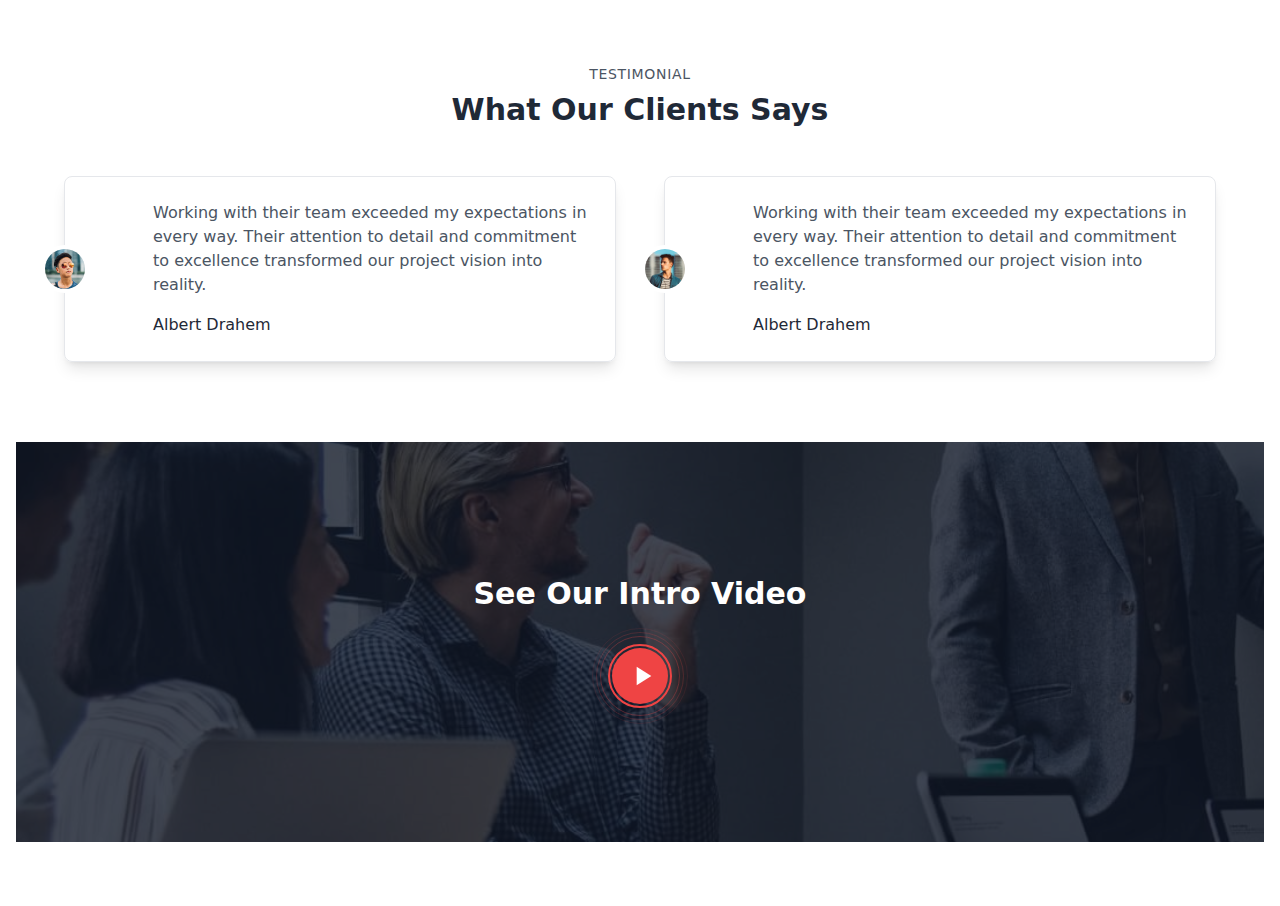
<file: pages/testimonial.html>
<!DOCTYPE html>
<html lang="en">
  <head>
    <meta charset="UTF-8" />
    <meta name="viewport" content="width=device-width, initial-scale=1.0" />
    <title>Testimonial | Visionary Creations</title>
    <script src="../tailwind.js"></script>
  </head>
  <body class="w-screen h-screen bg-white">
    <section class="py-16 px-4">
      <div class="text-center mb-12">
        <p class="text-gray-600 text-sm uppercase tracking-wider mb-2">
          Testimonial
        </p>
        <h2 class="text-3xl font-bold text-gray-800">What Our Clients Says</h2>
      </div>

      <div class="max-w-6xl mx-auto grid md:grid-cols-2 gap-12">
        <div class="relative border p-6 rounded-lg shadow-lg">
          <div class="absolute -left-6 top-1/2 transform -translate-y-1/2">
            <img
              src="../images/avatar-5.jpg"
              alt="Client photo"
              class="w-12 h-12 rounded-full object-cover border-4 border-white"
            />
          </div>
          <div class="pl-16">
            <p class="text-gray-600 mb-4">
              Working with their team exceeded my expectations in every way.
              Their attention to detail and commitment to excellence transformed
              our project vision into reality.
            </p>
            <h3 class="font-medium text-gray-800">Albert Drahem</h3>
          </div>
        </div>
        <div class="relative border p-6 rounded-lg shadow-lg">
          <div class="absolute -left-6 top-1/2 transform -translate-y-1/2">
            <img
              src="../images/avatar-6.jpg"
              alt="Client photo"
              class="w-12 h-12 rounded-full object-cover border-4 border-white"
            />
          </div>
          <div class="pl-16">
            <p class="text-gray-600 mb-4">
              Working with their team exceeded my expectations in every way.
              Their attention to detail and commitment to excellence transformed
              our project vision into reality.
            </p>
            <h3 class="font-medium text-gray-800">Albert Drahem</h3>
          </div>
        </div>
      </div>

      <input type="checkbox" id="video-modal" class="hidden peer" />
      <!-- video main -->
      <div
        class="relative mt-20 min-h-[400px] w-full flex items-center justify-center bg-gray-900"
      >
        <img
          src="../images/about.jpg"
          alt="background"
          class="absolute inset-0 w-full h-full object-cover opacity-20"
        />
        <div class="text-center z-10 flex flex-col items-center">
          <h2 class="text-3xl font-semibold text-white mb-8">
            See Our Intro Video
          </h2>

          <label
            for="video-modal"
            class="group relative inline-flex cursor-pointer"
          >
            <div
              class="w-16 h-16 rounded-full border-2 border-red-500 flex items-center justify-center"
            >
              <div
                class="w-14 h-14 rounded-full bg-red-500 flex items-center justify-center transform transition-transform duration-300 group-hover:scale-95"
              >
                <svg
                  xmlns="http://www.w3.org/2000/svg"
                  viewBox="0 0 24 24"
                  fill="currentColor"
                  class="w-8 h-8 text-white ml-1"
                >
                  <path d="M8 5v14l11-7z" />
                </svg>
              </div>
            </div>
            <div
              class="absolute -inset-2 rounded-full border border-red-500/30 animate-pulse"
            ></div>
            <div
              class="absolute -inset-3 rounded-full border border-red-500/20 animate-pulse delay-150"
            ></div>
            <div
              class="absolute -inset-4 rounded-full border border-red-500/10 animate-pulse delay-300"
            ></div>
          </label>
        </div>
      </div>
      <div
        class="fixed inset-0 z-50 items-center justify-center hidden peer-checked:flex"
      >
        <label
          for="video-modal"
          class="absolute inset-0 bg-black/80 cursor-pointer"
        ></label>

        <div class="relative z-10 w-full max-w-4xl mx-4">
          <label
            for="video-modal"
            class="absolute -top-10 right-0 text-white hover:text-red-500 transition-colors cursor-pointer"
          >
            <svg
              xmlns="http://www.w3.org/2000/svg"
              class="h-8 w-8"
              fill="none"
              viewBox="0 0 24 24"
              stroke="currentColor"
            >
              <path
                stroke-linecap="round"
                stroke-linejoin="round"
                stroke-width="2"
                d="M6 18L18 6M6 6l12 12"
              />
            </svg>
          </label>

          <div class="relative pt-[56.25%]">
            <iframe
              class="absolute inset-0 w-full h-full"
              src="https://www.youtube.com/embed/pqFvu9ZNH2c"
              allow="accelerometer; autoplay; clipboard-write; encrypted-media; gyroscope; picture-in-picture"
              allowfullscreen
            ></iframe>
          </div>
        </div>
      </div>
    </section>
  </body>
</html>
</file>
<file: index.css>
/* Static Styling & Variables (Fonts, Icons) */
* {
  box-sizing: border-box;
  margin: 0;
  padding: 0;
}

html {
  scroll-behavior: smooth;
}

/* Fira Sans */
@font-face {
  font-family: "Fira Sans";
  src: url("../fonts/Fira_Sans/FiraSans-Regular.ttf") format("truetype");
  font-weight: 400;
  font-style: normal;
}

@font-face {
  font-family: "Fira Sans";
  src: url("../fonts/Fira_Sans/FiraSans-Medium.ttf") format("truetype");
  font-weight: 500;
  font-style: normal;
}

@font-face {
  font-family: "Fira Sans";
  src: url("../fonts/Fira_Sans/FiraSans-SemiBold.ttf") format("truetype");
  font-weight: 600;
  font-style: normal;
}

@font-face {
  font-family: "Fira Sans";
  src: url("../fonts/Fira_Sans/FiraSans-Bold.ttf") format("truetype");
  font-weight: 700;
  font-style: normal;
}

/* Montserrat */
@font-face {
  font-family: "Montserrat";
  src: url("./fonts/Montserrat/Montserrat-Italic-VariableFont_wght.ttf")
      format("woff2"),
    url("./fonts/Montserrat/Montserrat-VariableFont_wght.ttf") format("woff2");
  font-weight: 400;
  font-style: normal;
}

body {
  font-family: "Fira Sans", sans-serif;
}
/* End */

/* Home overlay */
.home::before {
  content: "";
  position: absolute;
  top: 0;
  left: 0;
  width: 100%;
  height: 100%;
  background-color: rgba(0, 0, 0, 0.15);
  z-index: 0;
}

.home-content {
  z-index: 1;
}

/* Sticky Header Styles */
nav,
header {
  position: fixed;
  top: 0;
  z-index: 1000;
  background-color: white;
  box-shadow: 0 2px 5px rgba(0, 0, 0, 0.1);
  height: 60px;
  width: 100%;
}

.active {
  color: #ef4444;
}

/* End Header */

/* Footer Styling */
.footer-bg {
  background-image: url("../images/about.jpg");
  background-size: cover;
  background-position: center;
  background-repeat: no-repeat;
  position: relative;
}
.footer-bg::before {
  content: "";
  position: absolute;
  top: 0;
  left: 0;
  width: 100%;
  height: 100%;
  background-color: rgba(0, 0, 0, 0.9);
}
/* End Footer */

/* Side Bar */
.sidebar {
  transform: translateX(100%);
  transition: transform 0.3s ease;
}
.sidebar.open {
  transform: translateX(0);
}
.overlay {
  display: none;
  position: fixed;
  top: 0;
  left: 0;
  width: 100%;
  height: 100%;
  background-color: rgba(0, 0, 0, 0.5);
  z-index: 40;
}
.overlay.open {
  display: block;
}
.icon {
  width: 24px;
  height: 24px;
  margin-right: 15px;
}
a.link {
  color: #556d86;
}
a.link:hover {
  background-color: #d3e3fd;
}
/* End Side Bar */

.after-icon {
  height: inherit;
  /* color: #ef4444; */
}
</file>
